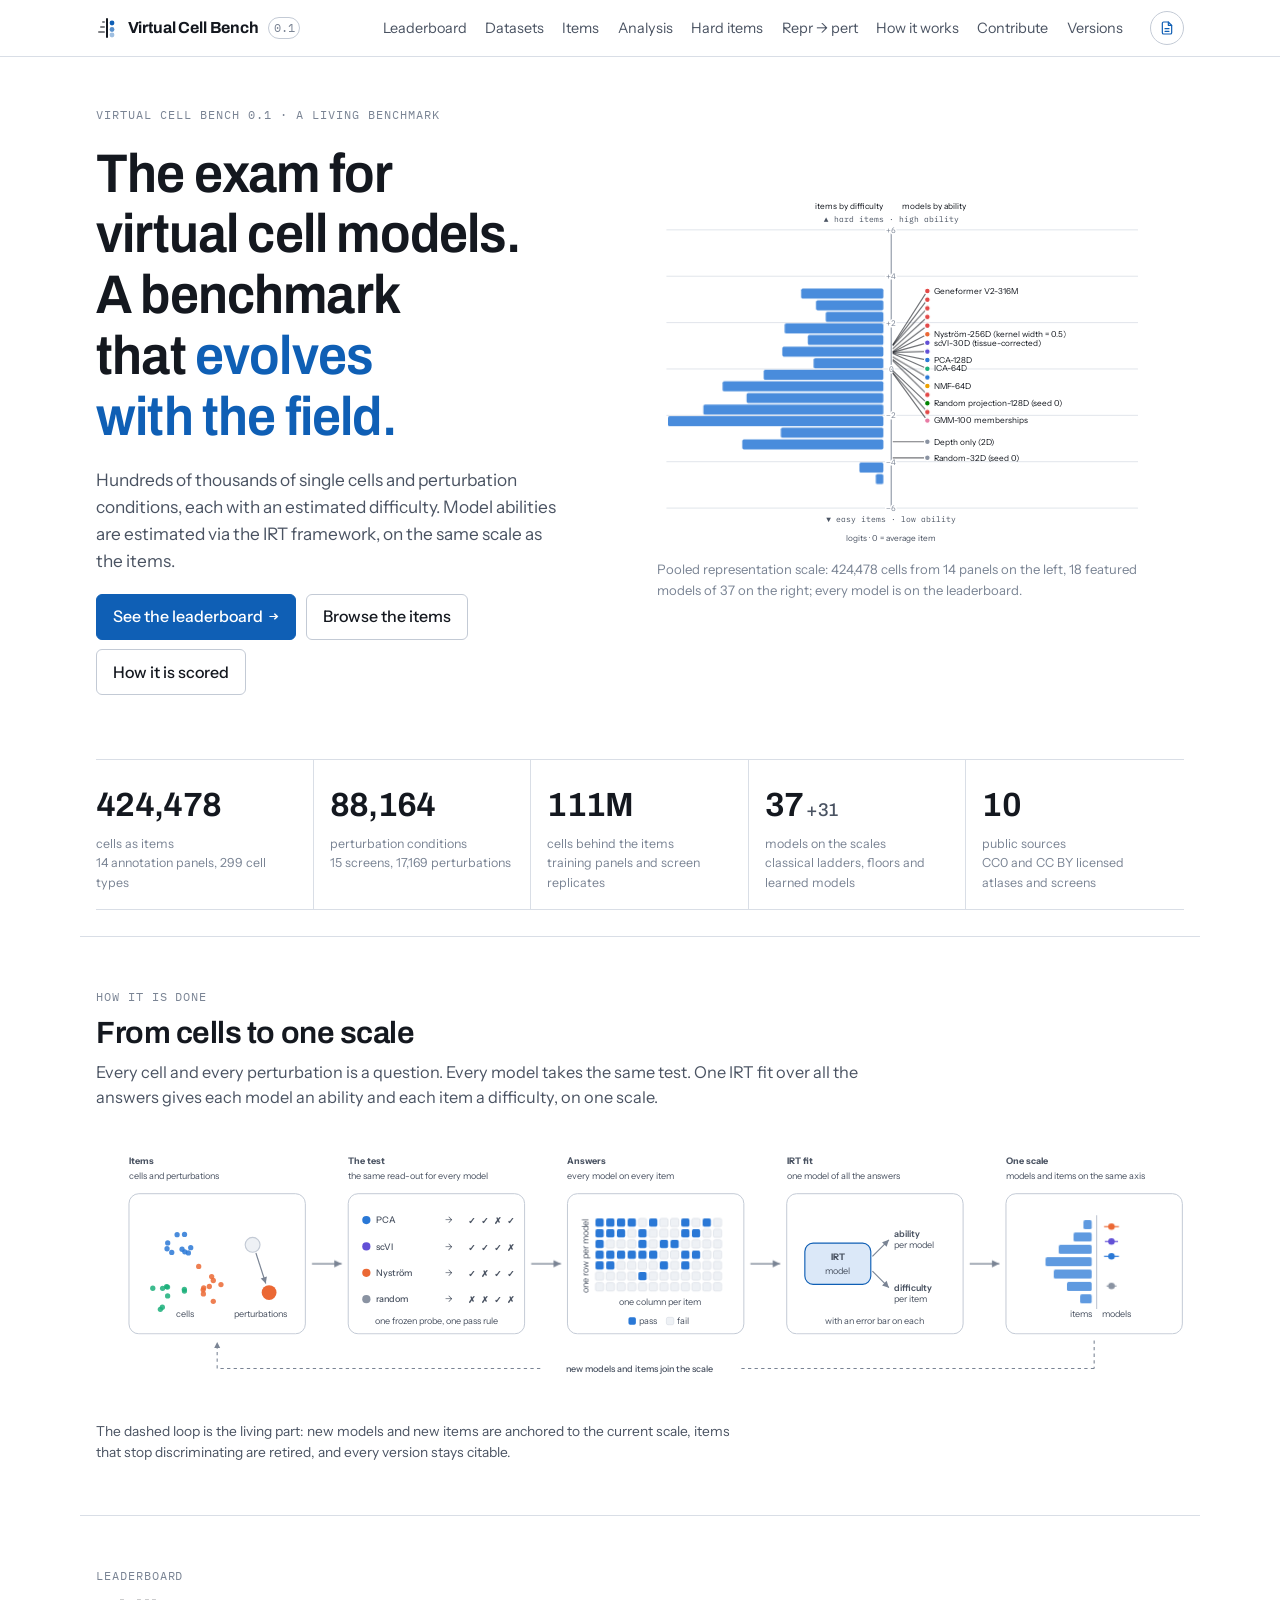
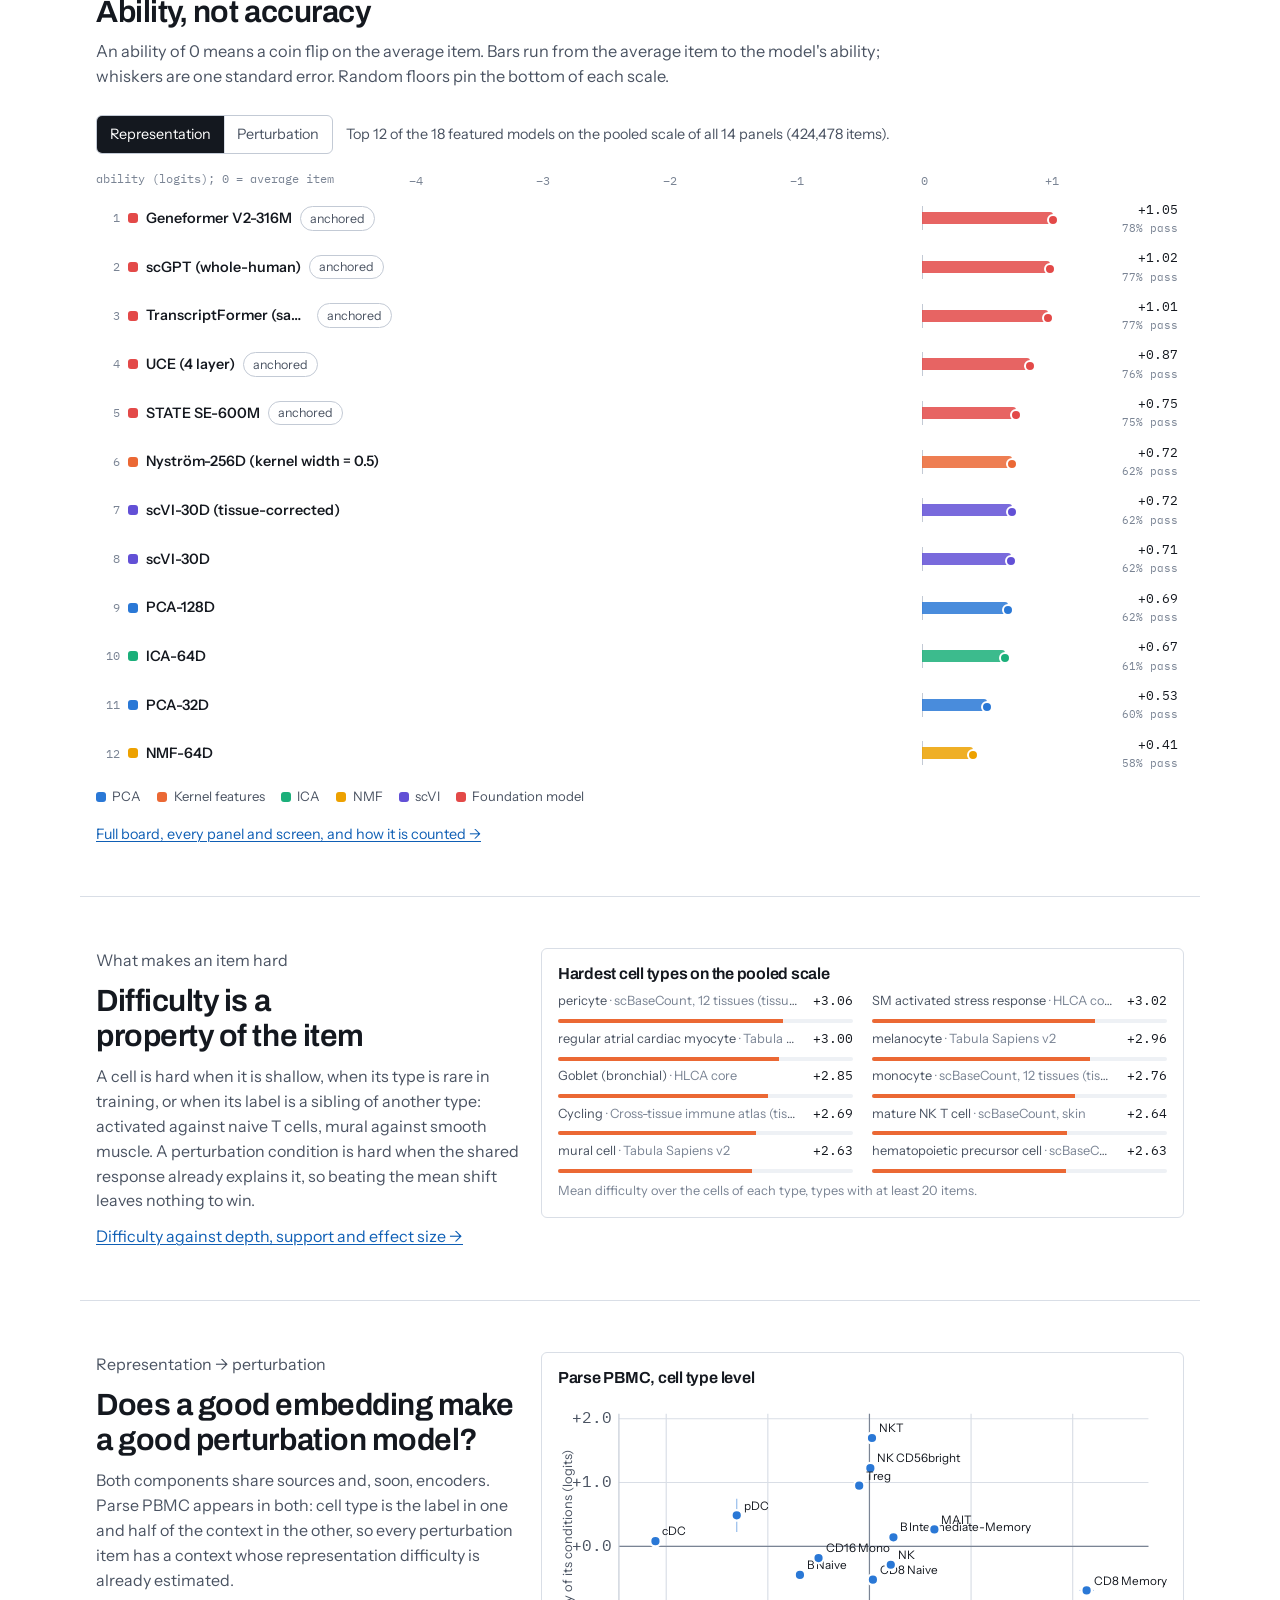
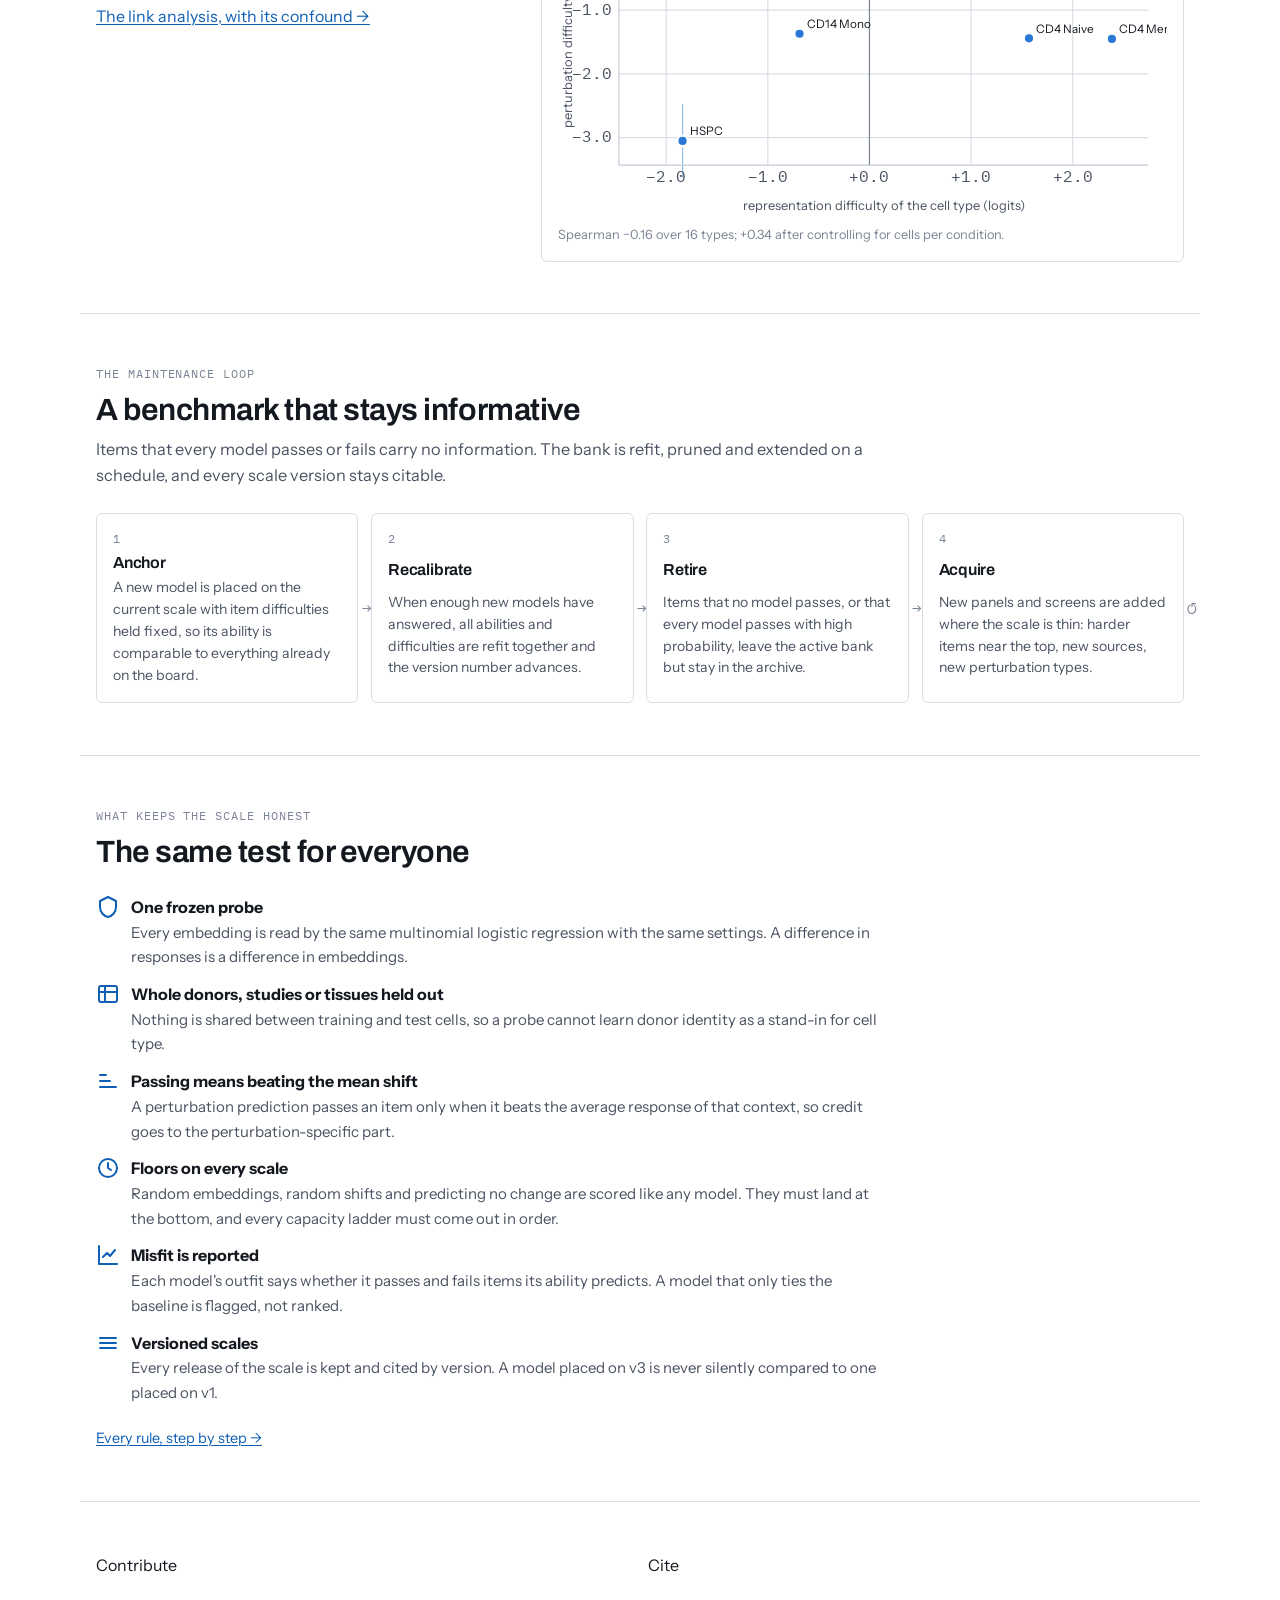
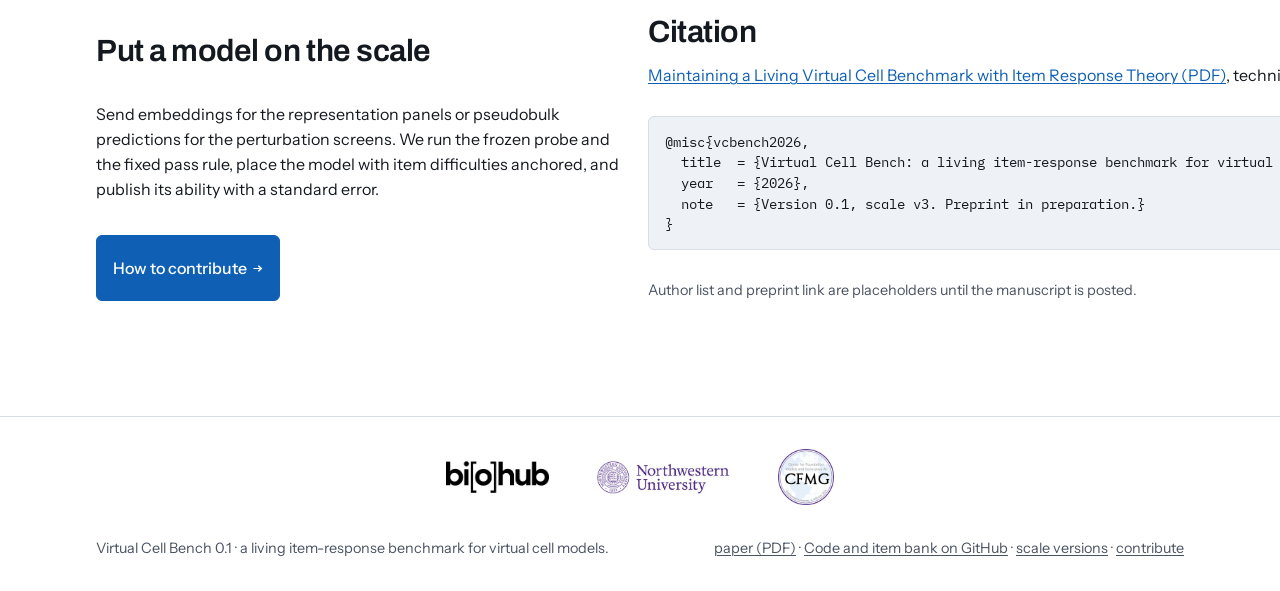
<file: index.html>
<!doctype html>
<html lang="en">
<head>
<meta charset="utf-8">
<meta name="viewport" content="width=device-width, initial-scale=1, viewport-fit=cover">
<title>Virtual Cell Bench</title>
<meta name="description" content="A living item-response benchmark for virtual cell models: every cell and every perturbation condition carries a difficulty, every model an ability, on one logit scale.">
<link rel="icon" href="data:image/svg+xml,%3Csvg xmlns='http://www.w3.org/2000/svg' viewBox='0 0 32 32'%3E%3Crect width='32' height='32' rx='7' fill='%2314181f'/%3E%3Crect x='14.5' y='5' width='3' height='22' rx='1.5' fill='%23fff'/%3E%3Crect x='6' y='20' width='7' height='2.4' rx='1.2' fill='%23fff' opacity='.6'/%3E%3Crect x='8' y='14' width='5' height='2.4' rx='1.2' fill='%23fff' opacity='.6'/%3E%3Crect x='10' y='8' width='3' height='2.4' rx='1.2' fill='%23fff' opacity='.6'/%3E%3Ccircle cx='22' cy='9' r='2.8' fill='%236ea8f0'/%3E%3Ccircle cx='22' cy='16' r='2.8' fill='%236ea8f0' opacity='.7'/%3E%3Ccircle cx='22' cy='23' r='2.8' fill='%236ea8f0' opacity='.4'/%3E%3C/svg%3E">
<link rel="preconnect" href="https://fonts.googleapis.com">
<link rel="preconnect" href="https://fonts.gstatic.com" crossorigin>
<link rel="stylesheet" href="https://fonts.googleapis.com/css2?family=Archivo:wdth,wght@62..125,400..800&family=Instrument+Sans:wght@400;500;600&family=IBM+Plex+Mono:wght@400;500&display=swap">
<link rel="stylesheet" href="assets/site.css?v=d2bcbd62cb">
<script type="module" src="assets/app.js?v=d2bcbd62cb"></script>
</head>
<body data-page="home" data-base="./">
<div id="nav"></div>
<main>

  <section class="wrap hero" id="top">
    <div class="hero-copy">
      <p class="kicker">Virtual Cell Bench 0.1 · a living benchmark</p>
      <h1><span>The exam for virtual cell models.</span><span>A benchmark that <em>evolves with the field.</em></span></h1>
      <p class="lead" id="hero-lead">Hundreds of thousands of single cells and perturbation conditions, each with an estimated difficulty. Model abilities are estimated via the IRT framework, on the same scale as the items.</p>
      <div class="cta">
        <a class="btn primary" href="leaderboard/">See the leaderboard <span class="arr">→</span></a>
        <a class="btn" href="items/">Browse the items</a>
        <a class="btn" href="how/">How it is scored</a>
      </div>
    </div>
    <figure class="hero-fig">
      <div id="wright-hero" aria-label="Wright map: items by difficulty and models by ability on one logit axis"></div>
      <figcaption id="wright-cap">Pooled representation scale: 424,478 cells from 14 panels on the left, 30 embedding models on the right.</figcaption>
    </figure>
  </section>

  <section class="wrap section tight" id="numbers">
    <dl class="bignums" id="bignums"></dl>
  </section>

  <section class="wrap section" id="pipeline">
    <div class="head">
      <p class="kicker">How it is done</p>
      <h2>From cells to one scale</h2>
      <p class="lead">Every cell and every perturbation is a question. Every model takes the same test. One IRT fit over all the answers gives each model an ability and each item a difficulty, on one scale.</p>
    </div>
    <figure class="scene">
<svg class="scene-svg pipeline" viewBox="0 0 1320 330" role="img" aria-label="The pipeline: cells and perturbations are the items; every model takes the same test; the answers form a pass/fail matrix; an IRT model fits an ability per model and a difficulty per item; both sit on one scale; new models and new items join the same scale and every version is kept." style="width:100%;height:auto;display:block" font-family="var(--body)">
<defs><marker id="pp-a" viewBox="0 0 10 10" refX="9" refY="5" markerWidth="7" markerHeight="7" orient="auto-start-reverse"><path d="M1 1 L9 5 L1 9 z" fill="var(--fg-3)"/></marker></defs>
<g class="pp-step" style="--i:0"><text x="40" y="34" text-anchor="start" font-size="15" fill="var(--fg)" font-weight="700">Items</text>
<text x="40" y="52" text-anchor="start" font-size="11.5" fill="var(--fg-3)">cells and perturbations</text>
<rect x="40" y="70" width="214" height="170" rx="12" fill="var(--bg-2)" stroke="var(--line-2)" stroke-width="1.2"/>
<circle cx="87.0" cy="129.7" r="3.2" fill="var(--s1)" stroke="none" stroke-width="1.5" opacity="0.85"/>
<circle cx="107.4" cy="119.4" r="3.2" fill="var(--s1)" stroke="none" stroke-width="1.5" opacity="0.85"/>
<circle cx="98.4" cy="119.7" r="3.2" fill="var(--s1)" stroke="none" stroke-width="1.5" opacity="0.85"/>
<circle cx="112.1" cy="141.8" r="3.2" fill="var(--s1)" stroke="none" stroke-width="1.5" opacity="0.85"/>
<circle cx="114.9" cy="135.5" r="3.2" fill="var(--s1)" stroke="none" stroke-width="1.5" opacity="0.85"/>
<circle cx="104.4" cy="137.4" r="3.2" fill="var(--s1)" stroke="none" stroke-width="1.5" opacity="0.85"/>
<circle cx="91.9" cy="141.3" r="3.2" fill="var(--s1)" stroke="none" stroke-width="1.5" opacity="0.85"/>
<circle cx="86.2" cy="136.8" r="3.2" fill="var(--s1)" stroke="none" stroke-width="1.5" opacity="0.85"/>
<circle cx="107.7" cy="140.5" r="3.2" fill="var(--s1)" stroke="none" stroke-width="1.5" opacity="0.85"/>
<circle cx="80.5" cy="207.7" r="3.2" fill="var(--s3)" stroke="none" stroke-width="1.5" opacity="0.85"/>
<circle cx="85.6" cy="182.7" r="3.2" fill="var(--s3)" stroke="none" stroke-width="1.5" opacity="0.85"/>
<circle cx="86.8" cy="183.3" r="3.2" fill="var(--s3)" stroke="none" stroke-width="1.5" opacity="0.85"/>
<circle cx="80.8" cy="184.8" r="3.2" fill="var(--s3)" stroke="none" stroke-width="1.5" opacity="0.85"/>
<circle cx="107.3" cy="188.2" r="3.2" fill="var(--s3)" stroke="none" stroke-width="1.5" opacity="0.85"/>
<circle cx="86.9" cy="194.1" r="3.2" fill="var(--s3)" stroke="none" stroke-width="1.5" opacity="0.85"/>
<circle cx="107.2" cy="186.0" r="3.2" fill="var(--s3)" stroke="none" stroke-width="1.5" opacity="0.85"/>
<circle cx="78.1" cy="210.3" r="3.2" fill="var(--s3)" stroke="none" stroke-width="1.5" opacity="0.85"/>
<circle cx="68.9" cy="184.7" r="3.2" fill="var(--s3)" stroke="none" stroke-width="1.5" opacity="0.85"/>
<circle cx="142.3" cy="200.6" r="3.2" fill="var(--s2)" stroke="none" stroke-width="1.5" opacity="0.85"/>
<circle cx="124.6" cy="158.2" r="3.2" fill="var(--s2)" stroke="none" stroke-width="1.5" opacity="0.85"/>
<circle cx="142.3" cy="175.3" r="3.2" fill="var(--s2)" stroke="none" stroke-width="1.5" opacity="0.85"/>
<circle cx="130.7" cy="184.2" r="3.2" fill="var(--s2)" stroke="none" stroke-width="1.5" opacity="0.85"/>
<circle cx="137.5" cy="182.6" r="3.2" fill="var(--s2)" stroke="none" stroke-width="1.5" opacity="0.85"/>
<circle cx="130.3" cy="191.6" r="3.2" fill="var(--s2)" stroke="none" stroke-width="1.5" opacity="0.85"/>
<circle cx="151.6" cy="180.3" r="3.2" fill="var(--s2)" stroke="none" stroke-width="1.5" opacity="0.85"/>
<circle cx="130.0" cy="186.6" r="3.2" fill="var(--s2)" stroke="none" stroke-width="1.5" opacity="0.85"/>
<circle cx="140.3" cy="170.6" r="3.2" fill="var(--s2)" stroke="none" stroke-width="1.5" opacity="0.85"/>
<text x="108" y="220" text-anchor="middle" font-size="11.5" fill="var(--fg-2)">cells</text>
<circle cx="190" cy="132" r="9" fill="var(--bg-3)" stroke="var(--line-2)" stroke-width="1.4"/>
<circle cx="210" cy="190" r="9" fill="var(--s2)" stroke="none" stroke-width="1.5"/>
<line x1="194" y1="142" x2="206" y2="179" stroke="var(--fg-3)" stroke-width="1.4" marker-end="url(#pp-a)"/>
<text x="200" y="220" text-anchor="middle" font-size="11.5" fill="var(--fg-2)">perturbations</text></g>
<g class="pp-step" style="--i:1"><text x="306" y="34" text-anchor="start" font-size="15" fill="var(--fg)" font-weight="700">The test</text>
<text x="306" y="52" text-anchor="start" font-size="11.5" fill="var(--fg-3)">the same read-out for every model</text>
<rect x="306" y="70" width="214" height="170" rx="12" fill="var(--bg-2)" stroke="var(--line-2)" stroke-width="1.2"/>
<circle cx="328" cy="102" r="5" fill="var(--s1)" stroke="none" stroke-width="1.5"/>
<text x="340" y="106" text-anchor="start" font-size="12" fill="var(--fg)" font-weight="500">PCA</text>
<text x="428" y="106" text-anchor="middle" font-size="12" fill="var(--fg-3)">→</text>
<text x="456" y="107" text-anchor="middle" font-size="12.5" fill="var(--s3)" font-weight="700" class="pp-mark" style="--j:0">✓</text>
<text x="472" y="107" text-anchor="middle" font-size="12.5" fill="var(--s3)" font-weight="700" class="pp-mark" style="--j:1">✓</text>
<text x="488" y="107" text-anchor="middle" font-size="12.5" fill="var(--s2)" font-weight="700" class="pp-mark" style="--j:2">✗</text>
<text x="504" y="107" text-anchor="middle" font-size="12.5" fill="var(--s3)" font-weight="700" class="pp-mark" style="--j:3">✓</text>
<circle cx="328" cy="134" r="5" fill="var(--s7)" stroke="none" stroke-width="1.5"/>
<text x="340" y="138" text-anchor="start" font-size="12" fill="var(--fg)" font-weight="500">scVI</text>
<text x="428" y="138" text-anchor="middle" font-size="12" fill="var(--fg-3)">→</text>
<text x="456" y="139" text-anchor="middle" font-size="12.5" fill="var(--s3)" font-weight="700" class="pp-mark" style="--j:4">✓</text>
<text x="472" y="139" text-anchor="middle" font-size="12.5" fill="var(--s3)" font-weight="700" class="pp-mark" style="--j:5">✓</text>
<text x="488" y="139" text-anchor="middle" font-size="12.5" fill="var(--s3)" font-weight="700" class="pp-mark" style="--j:6">✓</text>
<text x="504" y="139" text-anchor="middle" font-size="12.5" fill="var(--s2)" font-weight="700" class="pp-mark" style="--j:7">✗</text>
<circle cx="328" cy="166" r="5" fill="var(--s2)" stroke="none" stroke-width="1.5"/>
<text x="340" y="170" text-anchor="start" font-size="12" fill="var(--fg)" font-weight="500">Nyström</text>
<text x="428" y="170" text-anchor="middle" font-size="12" fill="var(--fg-3)">→</text>
<text x="456" y="171" text-anchor="middle" font-size="12.5" fill="var(--s3)" font-weight="700" class="pp-mark" style="--j:8">✓</text>
<text x="472" y="171" text-anchor="middle" font-size="12.5" fill="var(--s2)" font-weight="700" class="pp-mark" style="--j:9">✗</text>
<text x="488" y="171" text-anchor="middle" font-size="12.5" fill="var(--s3)" font-weight="700" class="pp-mark" style="--j:10">✓</text>
<text x="504" y="171" text-anchor="middle" font-size="12.5" fill="var(--s3)" font-weight="700" class="pp-mark" style="--j:11">✓</text>
<circle cx="328" cy="198" r="5" fill="var(--s0)" stroke="none" stroke-width="1.5"/>
<text x="340" y="202" text-anchor="start" font-size="12" fill="var(--fg)" font-weight="500">random</text>
<text x="428" y="202" text-anchor="middle" font-size="12" fill="var(--fg-3)">→</text>
<text x="456" y="203" text-anchor="middle" font-size="12.5" fill="var(--s2)" font-weight="700" class="pp-mark" style="--j:12">✗</text>
<text x="472" y="203" text-anchor="middle" font-size="12.5" fill="var(--s2)" font-weight="700" class="pp-mark" style="--j:13">✗</text>
<text x="488" y="203" text-anchor="middle" font-size="12.5" fill="var(--s3)" font-weight="700" class="pp-mark" style="--j:14">✓</text>
<text x="504" y="203" text-anchor="middle" font-size="12.5" fill="var(--s2)" font-weight="700" class="pp-mark" style="--j:15">✗</text>
<text x="413.0" y="228" text-anchor="middle" font-size="11" fill="var(--fg-3)">one frozen probe, one pass rule</text></g>
<g class="pp-step" style="--i:2"><text x="572" y="34" text-anchor="start" font-size="15" fill="var(--fg)" font-weight="700">Answers</text>
<text x="572" y="52" text-anchor="start" font-size="11.5" fill="var(--fg-3)">every model on every item</text>
<rect x="572" y="70" width="214" height="170" rx="12" fill="var(--bg-2)" stroke="var(--line-2)" stroke-width="1.2"/>
<rect x="606" y="100" width="10" height="10" rx="2" fill="var(--s1)" stroke="none" stroke-width="0.8" class="pp-cell on" style="--j:0"/>
<rect x="619" y="100" width="10" height="10" rx="2" fill="var(--s1)" stroke="none" stroke-width="0.8" class="pp-cell on" style="--j:1"/>
<rect x="632" y="100" width="10" height="10" rx="2" fill="var(--s1)" stroke="none" stroke-width="0.8" class="pp-cell on" style="--j:2"/>
<rect x="645" y="100" width="10" height="10" rx="2" fill="var(--s1)" stroke="none" stroke-width="0.8" class="pp-cell on" style="--j:3"/>
<rect x="658" y="100" width="10" height="10" rx="2" fill="var(--bg-3)" stroke="var(--line)" stroke-width="0.8" class="pp-cell" style="--j:4"/>
<rect x="671" y="100" width="10" height="10" rx="2" fill="var(--s1)" stroke="none" stroke-width="0.8" class="pp-cell on" style="--j:5"/>
<rect x="684" y="100" width="10" height="10" rx="2" fill="var(--bg-3)" stroke="var(--line)" stroke-width="0.8" class="pp-cell" style="--j:6"/>
<rect x="697" y="100" width="10" height="10" rx="2" fill="var(--bg-3)" stroke="var(--line)" stroke-width="0.8" class="pp-cell" style="--j:7"/>
<rect x="710" y="100" width="10" height="10" rx="2" fill="var(--s1)" stroke="none" stroke-width="0.8" class="pp-cell on" style="--j:8"/>
<rect x="723" y="100" width="10" height="10" rx="2" fill="var(--bg-3)" stroke="var(--line)" stroke-width="0.8" class="pp-cell" style="--j:9"/>
<rect x="736" y="100" width="10" height="10" rx="2" fill="var(--s1)" stroke="none" stroke-width="0.8" class="pp-cell on" style="--j:10"/>
<rect x="749" y="100" width="10" height="10" rx="2" fill="var(--bg-3)" stroke="var(--line)" stroke-width="0.8" class="pp-cell" style="--j:11"/>
<rect x="606" y="113" width="10" height="10" rx="2" fill="var(--s1)" stroke="none" stroke-width="0.8" class="pp-cell on" style="--j:12"/>
<rect x="619" y="113" width="10" height="10" rx="2" fill="var(--s1)" stroke="none" stroke-width="0.8" class="pp-cell on" style="--j:13"/>
<rect x="632" y="113" width="10" height="10" rx="2" fill="var(--s1)" stroke="none" stroke-width="0.8" class="pp-cell on" style="--j:14"/>
<rect x="645" y="113" width="10" height="10" rx="2" fill="var(--bg-3)" stroke="var(--line)" stroke-width="0.8" class="pp-cell" style="--j:15"/>
<rect x="658" y="113" width="10" height="10" rx="2" fill="var(--s1)" stroke="none" stroke-width="0.8" class="pp-cell on" style="--j:16"/>
<rect x="671" y="113" width="10" height="10" rx="2" fill="var(--bg-3)" stroke="var(--line)" stroke-width="0.8" class="pp-cell" style="--j:17"/>
<rect x="684" y="113" width="10" height="10" rx="2" fill="var(--bg-3)" stroke="var(--line)" stroke-width="0.8" class="pp-cell" style="--j:18"/>
<rect x="697" y="113" width="10" height="10" rx="2" fill="var(--bg-3)" stroke="var(--line)" stroke-width="0.8" class="pp-cell" style="--j:19"/>
<rect x="710" y="113" width="10" height="10" rx="2" fill="var(--s1)" stroke="none" stroke-width="0.8" class="pp-cell on" style="--j:20"/>
<rect x="723" y="113" width="10" height="10" rx="2" fill="var(--s1)" stroke="none" stroke-width="0.8" class="pp-cell on" style="--j:21"/>
<rect x="736" y="113" width="10" height="10" rx="2" fill="var(--bg-3)" stroke="var(--line)" stroke-width="0.8" class="pp-cell" style="--j:22"/>
<rect x="749" y="113" width="10" height="10" rx="2" fill="var(--bg-3)" stroke="var(--line)" stroke-width="0.8" class="pp-cell" style="--j:23"/>
<rect x="606" y="126" width="10" height="10" rx="2" fill="var(--s1)" stroke="none" stroke-width="0.8" class="pp-cell on" style="--j:24"/>
<rect x="619" y="126" width="10" height="10" rx="2" fill="var(--bg-3)" stroke="var(--line)" stroke-width="0.8" class="pp-cell" style="--j:25"/>
<rect x="632" y="126" width="10" height="10" rx="2" fill="var(--bg-3)" stroke="var(--line)" stroke-width="0.8" class="pp-cell" style="--j:26"/>
<rect x="645" y="126" width="10" height="10" rx="2" fill="var(--bg-3)" stroke="var(--line)" stroke-width="0.8" class="pp-cell" style="--j:27"/>
<rect x="658" y="126" width="10" height="10" rx="2" fill="var(--s1)" stroke="none" stroke-width="0.8" class="pp-cell on" style="--j:28"/>
<rect x="671" y="126" width="10" height="10" rx="2" fill="var(--bg-3)" stroke="var(--line)" stroke-width="0.8" class="pp-cell" style="--j:29"/>
<rect x="684" y="126" width="10" height="10" rx="2" fill="var(--s1)" stroke="none" stroke-width="0.8" class="pp-cell on" style="--j:30"/>
<rect x="697" y="126" width="10" height="10" rx="2" fill="var(--s1)" stroke="none" stroke-width="0.8" class="pp-cell on" style="--j:31"/>
<rect x="710" y="126" width="10" height="10" rx="2" fill="var(--bg-3)" stroke="var(--line)" stroke-width="0.8" class="pp-cell" style="--j:32"/>
<rect x="723" y="126" width="10" height="10" rx="2" fill="var(--bg-3)" stroke="var(--line)" stroke-width="0.8" class="pp-cell" style="--j:33"/>
<rect x="736" y="126" width="10" height="10" rx="2" fill="var(--bg-3)" stroke="var(--line)" stroke-width="0.8" class="pp-cell" style="--j:34"/>
<rect x="749" y="126" width="10" height="10" rx="2" fill="var(--bg-3)" stroke="var(--line)" stroke-width="0.8" class="pp-cell" style="--j:35"/>
<rect x="606" y="139" width="10" height="10" rx="2" fill="var(--s1)" stroke="none" stroke-width="0.8" class="pp-cell on" style="--j:36"/>
<rect x="619" y="139" width="10" height="10" rx="2" fill="var(--s1)" stroke="none" stroke-width="0.8" class="pp-cell on" style="--j:37"/>
<rect x="632" y="139" width="10" height="10" rx="2" fill="var(--s1)" stroke="none" stroke-width="0.8" class="pp-cell on" style="--j:38"/>
<rect x="645" y="139" width="10" height="10" rx="2" fill="var(--s1)" stroke="none" stroke-width="0.8" class="pp-cell on" style="--j:39"/>
<rect x="658" y="139" width="10" height="10" rx="2" fill="var(--s1)" stroke="none" stroke-width="0.8" class="pp-cell on" style="--j:40"/>
<rect x="671" y="139" width="10" height="10" rx="2" fill="var(--s1)" stroke="none" stroke-width="0.8" class="pp-cell on" style="--j:41"/>
<rect x="684" y="139" width="10" height="10" rx="2" fill="var(--bg-3)" stroke="var(--line)" stroke-width="0.8" class="pp-cell" style="--j:42"/>
<rect x="697" y="139" width="10" height="10" rx="2" fill="var(--bg-3)" stroke="var(--line)" stroke-width="0.8" class="pp-cell" style="--j:43"/>
<rect x="710" y="139" width="10" height="10" rx="2" fill="var(--s1)" stroke="none" stroke-width="0.8" class="pp-cell on" style="--j:44"/>
<rect x="723" y="139" width="10" height="10" rx="2" fill="var(--s1)" stroke="none" stroke-width="0.8" class="pp-cell on" style="--j:45"/>
<rect x="736" y="139" width="10" height="10" rx="2" fill="var(--bg-3)" stroke="var(--line)" stroke-width="0.8" class="pp-cell" style="--j:46"/>
<rect x="749" y="139" width="10" height="10" rx="2" fill="var(--bg-3)" stroke="var(--line)" stroke-width="0.8" class="pp-cell" style="--j:47"/>
<rect x="606" y="152" width="10" height="10" rx="2" fill="var(--s1)" stroke="none" stroke-width="0.8" class="pp-cell on" style="--j:48"/>
<rect x="619" y="152" width="10" height="10" rx="2" fill="var(--s1)" stroke="none" stroke-width="0.8" class="pp-cell on" style="--j:49"/>
<rect x="632" y="152" width="10" height="10" rx="2" fill="var(--bg-3)" stroke="var(--line)" stroke-width="0.8" class="pp-cell" style="--j:50"/>
<rect x="645" y="152" width="10" height="10" rx="2" fill="var(--bg-3)" stroke="var(--line)" stroke-width="0.8" class="pp-cell" style="--j:51"/>
<rect x="658" y="152" width="10" height="10" rx="2" fill="var(--bg-3)" stroke="var(--line)" stroke-width="0.8" class="pp-cell" style="--j:52"/>
<rect x="671" y="152" width="10" height="10" rx="2" fill="var(--bg-3)" stroke="var(--line)" stroke-width="0.8" class="pp-cell" style="--j:53"/>
<rect x="684" y="152" width="10" height="10" rx="2" fill="var(--s1)" stroke="none" stroke-width="0.8" class="pp-cell on" style="--j:54"/>
<rect x="697" y="152" width="10" height="10" rx="2" fill="var(--bg-3)" stroke="var(--line)" stroke-width="0.8" class="pp-cell" style="--j:55"/>
<rect x="710" y="152" width="10" height="10" rx="2" fill="var(--s1)" stroke="none" stroke-width="0.8" class="pp-cell on" style="--j:56"/>
<rect x="723" y="152" width="10" height="10" rx="2" fill="var(--bg-3)" stroke="var(--line)" stroke-width="0.8" class="pp-cell" style="--j:57"/>
<rect x="736" y="152" width="10" height="10" rx="2" fill="var(--bg-3)" stroke="var(--line)" stroke-width="0.8" class="pp-cell" style="--j:58"/>
<rect x="749" y="152" width="10" height="10" rx="2" fill="var(--bg-3)" stroke="var(--line)" stroke-width="0.8" class="pp-cell" style="--j:59"/>
<rect x="606" y="165" width="10" height="10" rx="2" fill="var(--bg-3)" stroke="var(--line)" stroke-width="0.8" class="pp-cell" style="--j:60"/>
<rect x="619" y="165" width="10" height="10" rx="2" fill="var(--bg-3)" stroke="var(--line)" stroke-width="0.8" class="pp-cell" style="--j:61"/>
<rect x="632" y="165" width="10" height="10" rx="2" fill="var(--bg-3)" stroke="var(--line)" stroke-width="0.8" class="pp-cell" style="--j:62"/>
<rect x="645" y="165" width="10" height="10" rx="2" fill="var(--bg-3)" stroke="var(--line)" stroke-width="0.8" class="pp-cell" style="--j:63"/>
<rect x="658" y="165" width="10" height="10" rx="2" fill="var(--s1)" stroke="none" stroke-width="0.8" class="pp-cell on" style="--j:64"/>
<rect x="671" y="165" width="10" height="10" rx="2" fill="var(--bg-3)" stroke="var(--line)" stroke-width="0.8" class="pp-cell" style="--j:65"/>
<rect x="684" y="165" width="10" height="10" rx="2" fill="var(--bg-3)" stroke="var(--line)" stroke-width="0.8" class="pp-cell" style="--j:66"/>
<rect x="697" y="165" width="10" height="10" rx="2" fill="var(--bg-3)" stroke="var(--line)" stroke-width="0.8" class="pp-cell" style="--j:67"/>
<rect x="710" y="165" width="10" height="10" rx="2" fill="var(--bg-3)" stroke="var(--line)" stroke-width="0.8" class="pp-cell" style="--j:68"/>
<rect x="723" y="165" width="10" height="10" rx="2" fill="var(--bg-3)" stroke="var(--line)" stroke-width="0.8" class="pp-cell" style="--j:69"/>
<rect x="736" y="165" width="10" height="10" rx="2" fill="var(--bg-3)" stroke="var(--line)" stroke-width="0.8" class="pp-cell" style="--j:70"/>
<rect x="749" y="165" width="10" height="10" rx="2" fill="var(--bg-3)" stroke="var(--line)" stroke-width="0.8" class="pp-cell" style="--j:71"/>
<rect x="606" y="178" width="10" height="10" rx="2" fill="var(--bg-3)" stroke="var(--line)" stroke-width="0.8" class="pp-cell" style="--j:72"/>
<rect x="619" y="178" width="10" height="10" rx="2" fill="var(--bg-3)" stroke="var(--line)" stroke-width="0.8" class="pp-cell" style="--j:73"/>
<rect x="632" y="178" width="10" height="10" rx="2" fill="var(--bg-3)" stroke="var(--line)" stroke-width="0.8" class="pp-cell" style="--j:74"/>
<rect x="645" y="178" width="10" height="10" rx="2" fill="var(--bg-3)" stroke="var(--line)" stroke-width="0.8" class="pp-cell" style="--j:75"/>
<rect x="658" y="178" width="10" height="10" rx="2" fill="var(--bg-3)" stroke="var(--line)" stroke-width="0.8" class="pp-cell" style="--j:76"/>
<rect x="671" y="178" width="10" height="10" rx="2" fill="var(--bg-3)" stroke="var(--line)" stroke-width="0.8" class="pp-cell" style="--j:77"/>
<rect x="684" y="178" width="10" height="10" rx="2" fill="var(--bg-3)" stroke="var(--line)" stroke-width="0.8" class="pp-cell" style="--j:78"/>
<rect x="697" y="178" width="10" height="10" rx="2" fill="var(--bg-3)" stroke="var(--line)" stroke-width="0.8" class="pp-cell" style="--j:79"/>
<rect x="710" y="178" width="10" height="10" rx="2" fill="var(--bg-3)" stroke="var(--line)" stroke-width="0.8" class="pp-cell" style="--j:80"/>
<rect x="723" y="178" width="10" height="10" rx="2" fill="var(--bg-3)" stroke="var(--line)" stroke-width="0.8" class="pp-cell" style="--j:81"/>
<rect x="736" y="178" width="10" height="10" rx="2" fill="var(--bg-3)" stroke="var(--line)" stroke-width="0.8" class="pp-cell" style="--j:82"/>
<rect x="749" y="178" width="10" height="10" rx="2" fill="var(--bg-3)" stroke="var(--line)" stroke-width="0.8" class="pp-cell" style="--j:83"/>
<text x="598" y="145.5" text-anchor="middle" font-size="10.5" fill="var(--fg-2)" transform="rotate(-90 598 145.5)">one row per model</text>
<text x="684.0" y="205" text-anchor="middle" font-size="10.5" fill="var(--fg-2)">one column per item</text>
<rect x="646" y="220" width="9" height="9" rx="2" fill="var(--s1)" stroke="none" stroke-width="1.2"/>
<text x="659" y="228" text-anchor="start" font-size="10.5" fill="var(--fg-3)">pass</text>
<rect x="692" y="220" width="9" height="9" rx="2" fill="var(--bg-3)" stroke="var(--line)" stroke-width="0.8"/>
<text x="705" y="228" text-anchor="start" font-size="10.5" fill="var(--fg-3)">fail</text></g>
<g class="pp-step" style="--i:3"><text x="838" y="34" text-anchor="start" font-size="15" fill="var(--fg)" font-weight="700">IRT fit</text>
<text x="838" y="52" text-anchor="start" font-size="11.5" fill="var(--fg-3)">one model of all the answers</text>
<rect x="838" y="70" width="214" height="170" rx="12" fill="var(--bg-2)" stroke="var(--line-2)" stroke-width="1.2"/>
<rect x="860" y="130" width="80" height="50" rx="10" fill="var(--accent-soft)" stroke="var(--accent)" stroke-width="1.4"/>
<text x="900" y="151" text-anchor="middle" font-size="15" fill="var(--fg)" font-weight="700">IRT</text>
<text x="900" y="168" text-anchor="middle" font-size="11" fill="var(--fg-2)">model</text>
<line x1="942" y1="146" x2="962" y2="126" stroke="var(--fg-3)" stroke-width="1.4" marker-end="url(#pp-a)"/>
<line x1="942" y1="164" x2="962" y2="184" stroke="var(--fg-3)" stroke-width="1.4" marker-end="url(#pp-a)"/>
<text x="968" y="122" text-anchor="start" font-size="12.5" fill="var(--fg)" font-weight="600">ability</text>
<text x="968" y="136" text-anchor="start" font-size="11" fill="var(--fg-2)">per model</text>
<text x="968" y="188" text-anchor="start" font-size="12.5" fill="var(--fg)" font-weight="600">difficulty</text>
<text x="968" y="202" text-anchor="start" font-size="11" fill="var(--fg-2)">per item</text>
<text x="945.0" y="228" text-anchor="middle" font-size="11" fill="var(--fg-3)">with an error bar on each</text></g>
<g class="pp-step" style="--i:4"><text x="1104" y="34" text-anchor="start" font-size="15" fill="var(--fg)" font-weight="700">One scale</text>
<text x="1104" y="52" text-anchor="start" font-size="11.5" fill="var(--fg-3)">models and items on the same axis</text>
<rect x="1104" y="70" width="214" height="170" rx="12" fill="var(--bg-2)" stroke="var(--line-2)" stroke-width="1.2"/>
<line x1="1214" y1="96" x2="1214" y2="210" stroke="var(--line-2)" stroke-width="1.4"/>
<rect x="1198" y="102" width="10" height="11" rx="2" fill="var(--s1)" stroke="none" stroke-width="1.2" opacity="0.75" class="pp-bar" style="--j:0"/>
<rect x="1186" y="117" width="22" height="11" rx="2" fill="var(--s1)" stroke="none" stroke-width="1.2" opacity="0.75" class="pp-bar" style="--j:1"/>
<rect x="1168" y="132" width="40" height="11" rx="2" fill="var(--s1)" stroke="none" stroke-width="1.2" opacity="0.75" class="pp-bar" style="--j:2"/>
<rect x="1152" y="147" width="56" height="11" rx="2" fill="var(--s1)" stroke="none" stroke-width="1.2" opacity="0.75" class="pp-bar" style="--j:3"/>
<rect x="1162" y="162" width="46" height="11" rx="2" fill="var(--s1)" stroke="none" stroke-width="1.2" opacity="0.75" class="pp-bar" style="--j:4"/>
<rect x="1178" y="177" width="30" height="11" rx="2" fill="var(--s1)" stroke="none" stroke-width="1.2" opacity="0.75" class="pp-bar" style="--j:5"/>
<rect x="1194" y="192" width="14" height="11" rx="2" fill="var(--s1)" stroke="none" stroke-width="1.2" opacity="0.75" class="pp-bar" style="--j:6"/>
<g class="pp-dot" style="--j:0"><line x1="1223" y1="110" x2="1241" y2="110" stroke="var(--s2)" stroke-width="1.4"/><circle cx="1232" cy="110" r="4" fill="var(--s2)" stroke="none" stroke-width="1.5"/></g>
<g class="pp-dot" style="--j:1"><line x1="1224" y1="128" x2="1240" y2="128" stroke="var(--s7)" stroke-width="1.4"/><circle cx="1232" cy="128" r="4" fill="var(--s7)" stroke="none" stroke-width="1.5"/></g>
<g class="pp-dot" style="--j:2"><line x1="1223" y1="146" x2="1241" y2="146" stroke="var(--s1)" stroke-width="1.4"/><circle cx="1232" cy="146" r="4" fill="var(--s1)" stroke="none" stroke-width="1.5"/></g>
<g class="pp-dot" style="--j:3"><line x1="1226" y1="182" x2="1238" y2="182" stroke="var(--s0)" stroke-width="1.4"/><circle cx="1232" cy="182" r="4" fill="var(--s0)" stroke="none" stroke-width="1.5"/></g>
<text x="1208" y="220" text-anchor="end" font-size="10.5" fill="var(--fg-3)">items</text>
<text x="1220" y="220" text-anchor="start" font-size="10.5" fill="var(--fg-3)">models</text></g>
<line x1="262" y1="155.0" x2="298" y2="155.0" stroke="var(--fg-3)" stroke-width="1.6" marker-end="url(#pp-a)" class="pp-arrow" style="--i:0"/>
<line x1="528" y1="155.0" x2="564" y2="155.0" stroke="var(--fg-3)" stroke-width="1.6" marker-end="url(#pp-a)" class="pp-arrow" style="--i:1"/>
<line x1="794" y1="155.0" x2="830" y2="155.0" stroke="var(--fg-3)" stroke-width="1.6" marker-end="url(#pp-a)" class="pp-arrow" style="--i:2"/>
<line x1="1060" y1="155.0" x2="1096" y2="155.0" stroke="var(--fg-3)" stroke-width="1.6" marker-end="url(#pp-a)" class="pp-arrow" style="--i:3"/>
<g class="pp-step" style="--i:5"><line x1="1211.0" y1="248" x2="1211.0" y2="282" stroke="var(--fg-3)" stroke-width="1.3" stroke-dasharray="4 4" class="pp-loop"/>
<line x1="1211.0" y1="282" x2="147.0" y2="282" stroke="var(--fg-3)" stroke-width="1.3" stroke-dasharray="4 4" class="pp-loop"/>
<line x1="147.0" y1="282" x2="147.0" y2="250" stroke="var(--fg-3)" stroke-width="1.3" stroke-dasharray="4 4" marker-end="url(#pp-a)" class="pp-loop"/>
<rect x="540.0" y="270" width="240" height="24" rx="6" fill="var(--bg-2)" stroke="none" stroke-width="1.2"/>
<text x="660.0" y="286" text-anchor="middle" font-size="12" fill="var(--fg-2)" font-weight="500">new models and items join the scale</text></g>
</svg>
      <figcaption>The dashed loop is the living part: new models and new items are anchored to the current scale, items that stop discriminating are retired, and every version stays citable.</figcaption>
    </figure>
  </section>

  <section class="wrap section" id="leaderboard">
    <div class="head">
      <p class="kicker">Leaderboard</p>
      <h2>Ability, not accuracy</h2>
      <p class="lead">An ability of 0 means a coin flip on the average item. Bars run from the average item to the model's ability; whiskers are one standard error. Random floors pin the bottom of each scale.</p>
    </div>
    <div class="bar"><div class="seg" id="home-comp"><button type="button" data-comp="repr" class="on" aria-pressed="true">Representation</button><button type="button" data-comp="pert" aria-pressed="false">Perturbation</button></div><span class="note" id="home-scale-note"></span></div>
    <div id="home-board"></div>
    <div id="home-legend"></div>
    <p class="note" style="margin-top:1rem"><a href="leaderboard/">Full board, every panel and screen, and how it is counted →</a></p>
  </section>

  <section class="wrap section" id="hard">
    <div class="teaser">
      <div class="txt">
        <p class="kicker">What makes an item hard</p>
        <h2>Difficulty is a property of the item</h2>
        <p>A cell is hard when it is shallow, when its type is rare in training, or when its label is a sibling of another type: activated against naive T cells, mural against smooth muscle. A perturbation condition is hard when the shared response already explains it, so beating the mean shift leaves nothing to win.</p>
        <p><a href="analysis/">Difficulty against depth, support and effect size →</a></p>
      </div>
      <div class="fig"><h3>Hardest cell types on the pooled scale</h3><div id="hard-list"></div><p class="foot">Mean difficulty over the cells of each type, types with at least 20 items.</p></div>
    </div>
  </section>

  <section class="wrap section" id="link">
    <div class="teaser">
      <div class="txt">
        <p class="kicker">Representation → perturbation</p>
        <h2>Does a good embedding make a good perturbation model?</h2>
        <p>Both components share sources and, soon, encoders. Parse PBMC appears in both: cell type is the label in one and half of the context in the other, so every perturbation item has a context whose representation difficulty is already estimated.</p>
        <p><a href="link/">The link analysis, with its confound →</a></p>
      </div>
      <div class="fig"><h3>Parse PBMC, cell type level</h3><div id="link-teaser"></div><p class="foot" id="link-foot"></p></div>
    </div>
  </section>

  <section class="wrap section" id="loop">
    <div class="head">
      <p class="kicker">The maintenance loop</p>
      <h2>A benchmark that stays informative</h2>
      <p class="lead">Items that every model passes or fails carry no information. The bank is refit, pruned and extended on a schedule, and every scale version stays citable.</p>
    </div>
    <div class="loop">
      <div class="step"><h4>Anchor</h4><p>A new model is placed on the current scale with item difficulties held fixed, so its ability is comparable to everything already on the board.</p></div>
      <div class="step"><h4>Recalibrate</h4><p>When enough new models have answered, all abilities and difficulties are refit together and the version number advances.</p></div>
      <div class="step"><h4>Retire</h4><p>Items that no model passes, or that every model passes with high probability, leave the active bank but stay in the archive.</p></div>
      <div class="step"><h4>Acquire</h4><p>New panels and screens are added where the scale is thin: harder items near the top, new sources, new perturbation types.</p></div>
    </div>
  </section>

  <section class="wrap section" id="trust">
    <div class="head">
      <p class="kicker">What keeps the scale honest</p>
      <h2>The same test for everyone</h2>
    </div>
    <div class="trust"><ul>
      <li><svg class="ico" viewBox="0 0 24 24" fill="none" stroke="currentColor" stroke-width="2" stroke-linecap="round" stroke-linejoin="round"><path d="M12 2l8 4v6c0 5-3.5 9-8 10-4.5-1-8-5-8-10V6z"/></svg><div><b>One frozen probe</b><span>Every embedding is read by the same multinomial logistic regression with the same settings. A difference in responses is a difference in embeddings.</span></div></li>
      <li><svg class="ico" viewBox="0 0 24 24" fill="none" stroke="currentColor" stroke-width="2" stroke-linecap="round" stroke-linejoin="round"><rect x="3" y="4" width="18" height="16" rx="2"/><path d="M3 10h18M9 4v16"/></svg><div><b>Whole donors, studies or tissues held out</b><span>Nothing is shared between training and test cells, so a probe cannot learn donor identity as a stand-in for cell type.</span></div></li>
      <li><svg class="ico" viewBox="0 0 24 24" fill="none" stroke="currentColor" stroke-width="2" stroke-linecap="round" stroke-linejoin="round"><path d="M4 18h16M4 12h10M4 6h6"/></svg><div><b>Passing means beating the mean shift</b><span>A perturbation prediction passes an item only when it beats the average response of that context, so credit goes to the perturbation-specific part.</span></div></li>
      <li><svg class="ico" viewBox="0 0 24 24" fill="none" stroke="currentColor" stroke-width="2" stroke-linecap="round" stroke-linejoin="round"><circle cx="12" cy="12" r="9"/><path d="M12 7v5l3 2"/></svg><div><b>Floors on every scale</b><span>Random embeddings, random shifts and predicting no change are scored like any model. They must land at the bottom, and every capacity ladder must come out in order.</span></div></li>
      <li><svg class="ico" viewBox="0 0 24 24" fill="none" stroke="currentColor" stroke-width="2" stroke-linecap="round" stroke-linejoin="round"><path d="M3 3v18h18"/><path d="M7 14l4-4 3 3 5-6"/></svg><div><b>Misfit is reported</b><span>Each model's outfit says whether it passes and fails items its ability predicts. A model that only ties the baseline is flagged, not ranked.</span></div></li>
      <li><svg class="ico" viewBox="0 0 24 24" fill="none" stroke="currentColor" stroke-width="2" stroke-linecap="round" stroke-linejoin="round"><path d="M4 7h16M4 12h16M4 17h16"/></svg><div><b>Versioned scales</b><span>Every release of the scale is kept and cited by version. A model placed on v3 is never silently compared to one placed on v1.</span></div></li>
    </ul></div>
    <p class="note" style="margin-top:1.4rem"><a href="how/">Every rule, step by step →</a></p>
  </section>

  <section class="wrap section" id="cite">
    <div class="grid cols-2">
      <div class="prose">
        <p class="kicker">Contribute</p>
        <h2>Put a model on the scale</h2>
        <p>Send embeddings for the representation panels or pseudobulk predictions for the perturbation screens. We run the frozen probe and the fixed pass rule, place the model with item difficulties anchored, and publish its ability with a standard error.</p>
        <div class="cta"><a class="btn primary" href="contribute/">How to contribute <span class="arr">→</span></a></div>
      </div>
      <div class="prose">
        <p class="kicker">Cite</p>
        <h2>Citation</h2>
        <p><a href="virtual-cell-bench-0.1.pdf" target="_blank" rel="noopener">Maintaining a Living Virtual Cell Benchmark with Item Response Theory (PDF)</a>, technical report, 2026.</p>
        <div class="cite"><pre id="bib">@misc{vcbench2026,
  title  = {Virtual Cell Bench: a living item-response benchmark for virtual cell models},
  year   = {2026},
  note   = {Version 0.1, scale v3. Preprint in preparation.}
}</pre><button type="button" id="copy-bib">Copy</button></div>
        <p class="note">Author list and preprint link are placeholders until the manuscript is posted.</p>
      </div>
    </div>
  </section>

</main>
<div id="footer"></div>
</body>
</html>
</file>
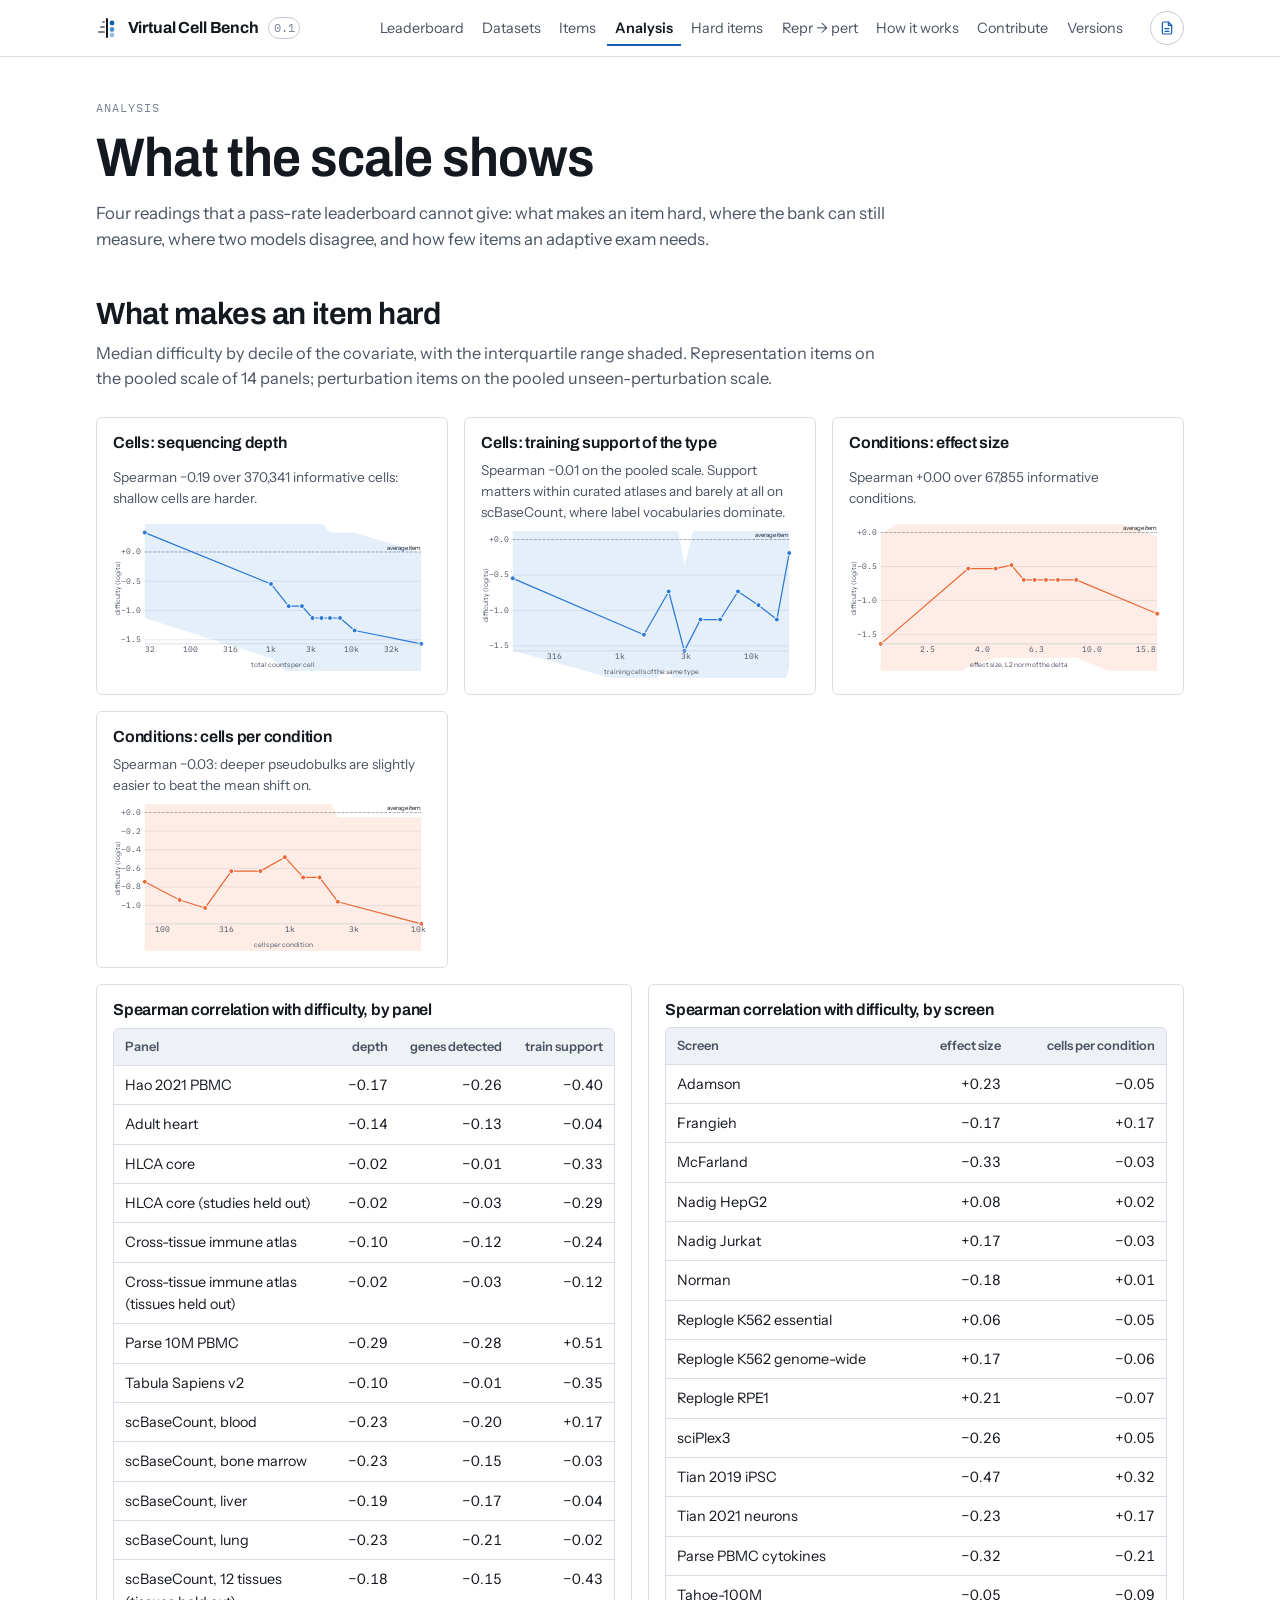
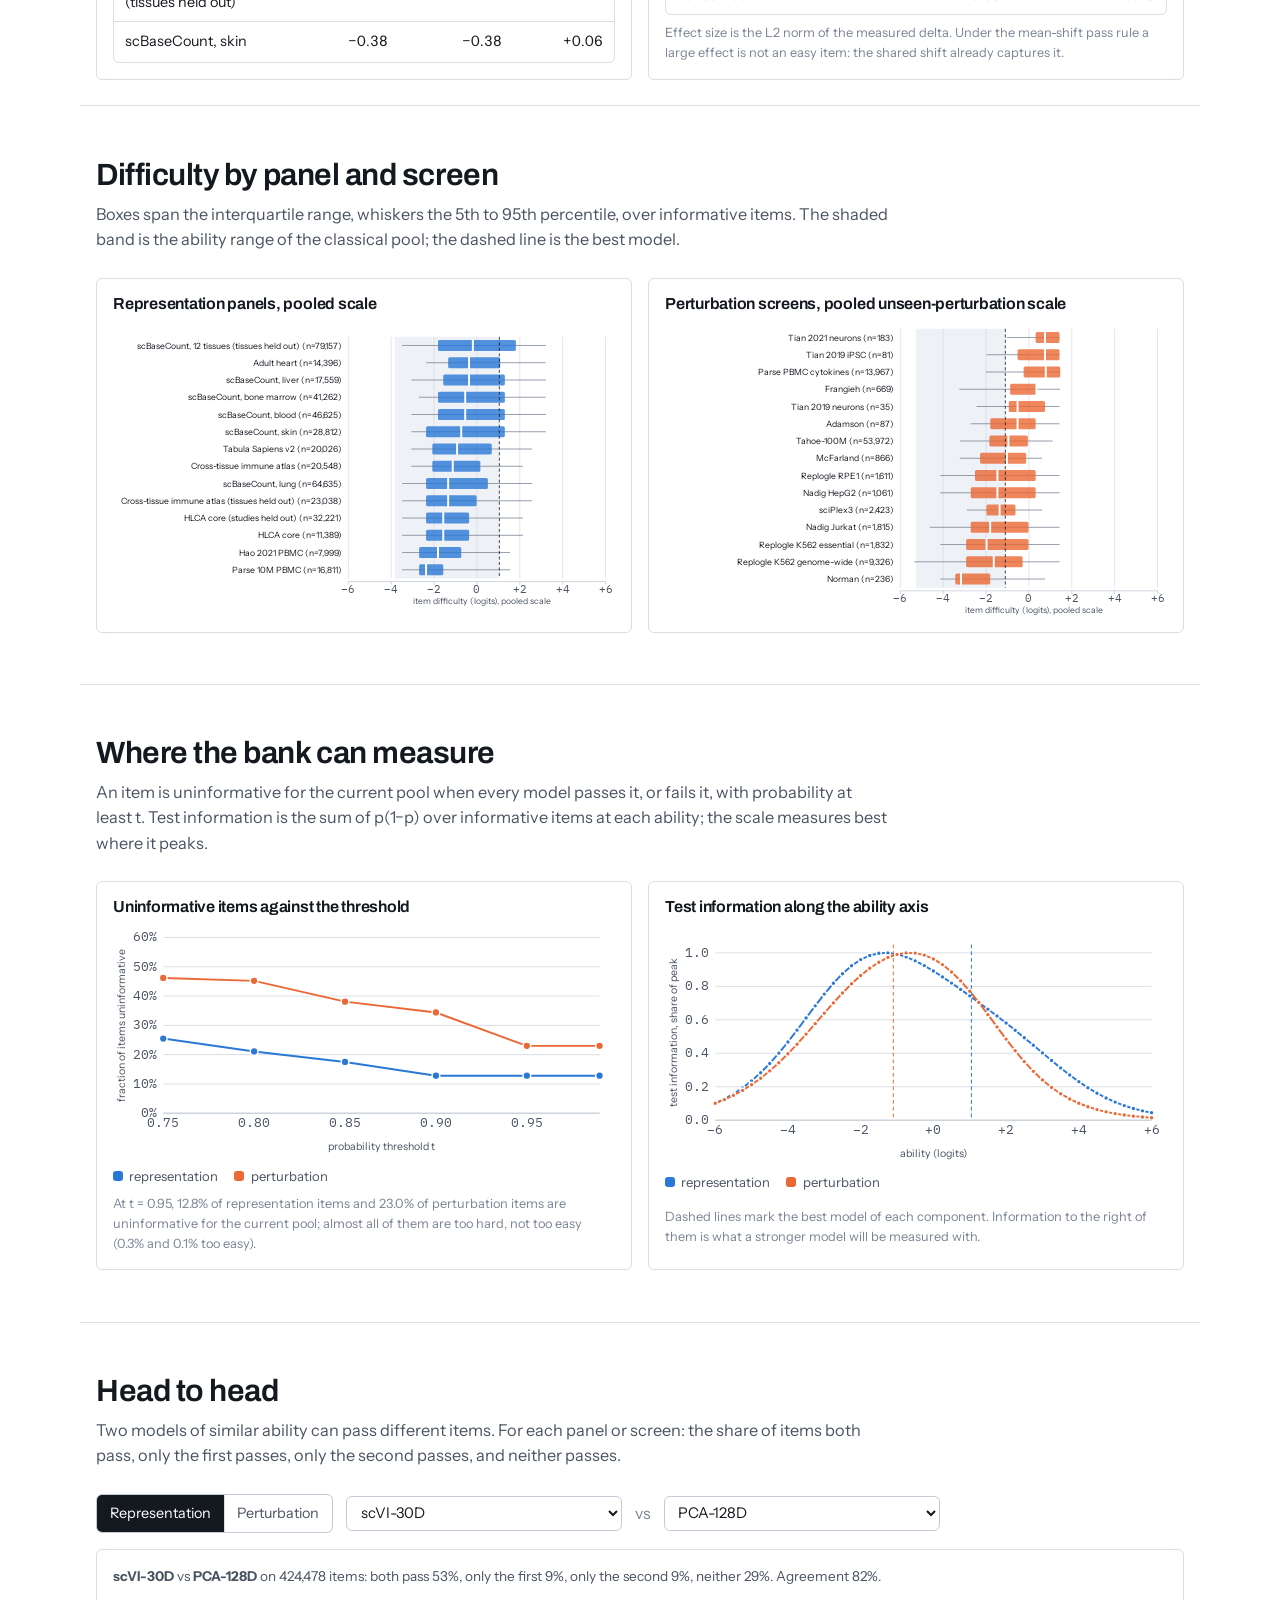
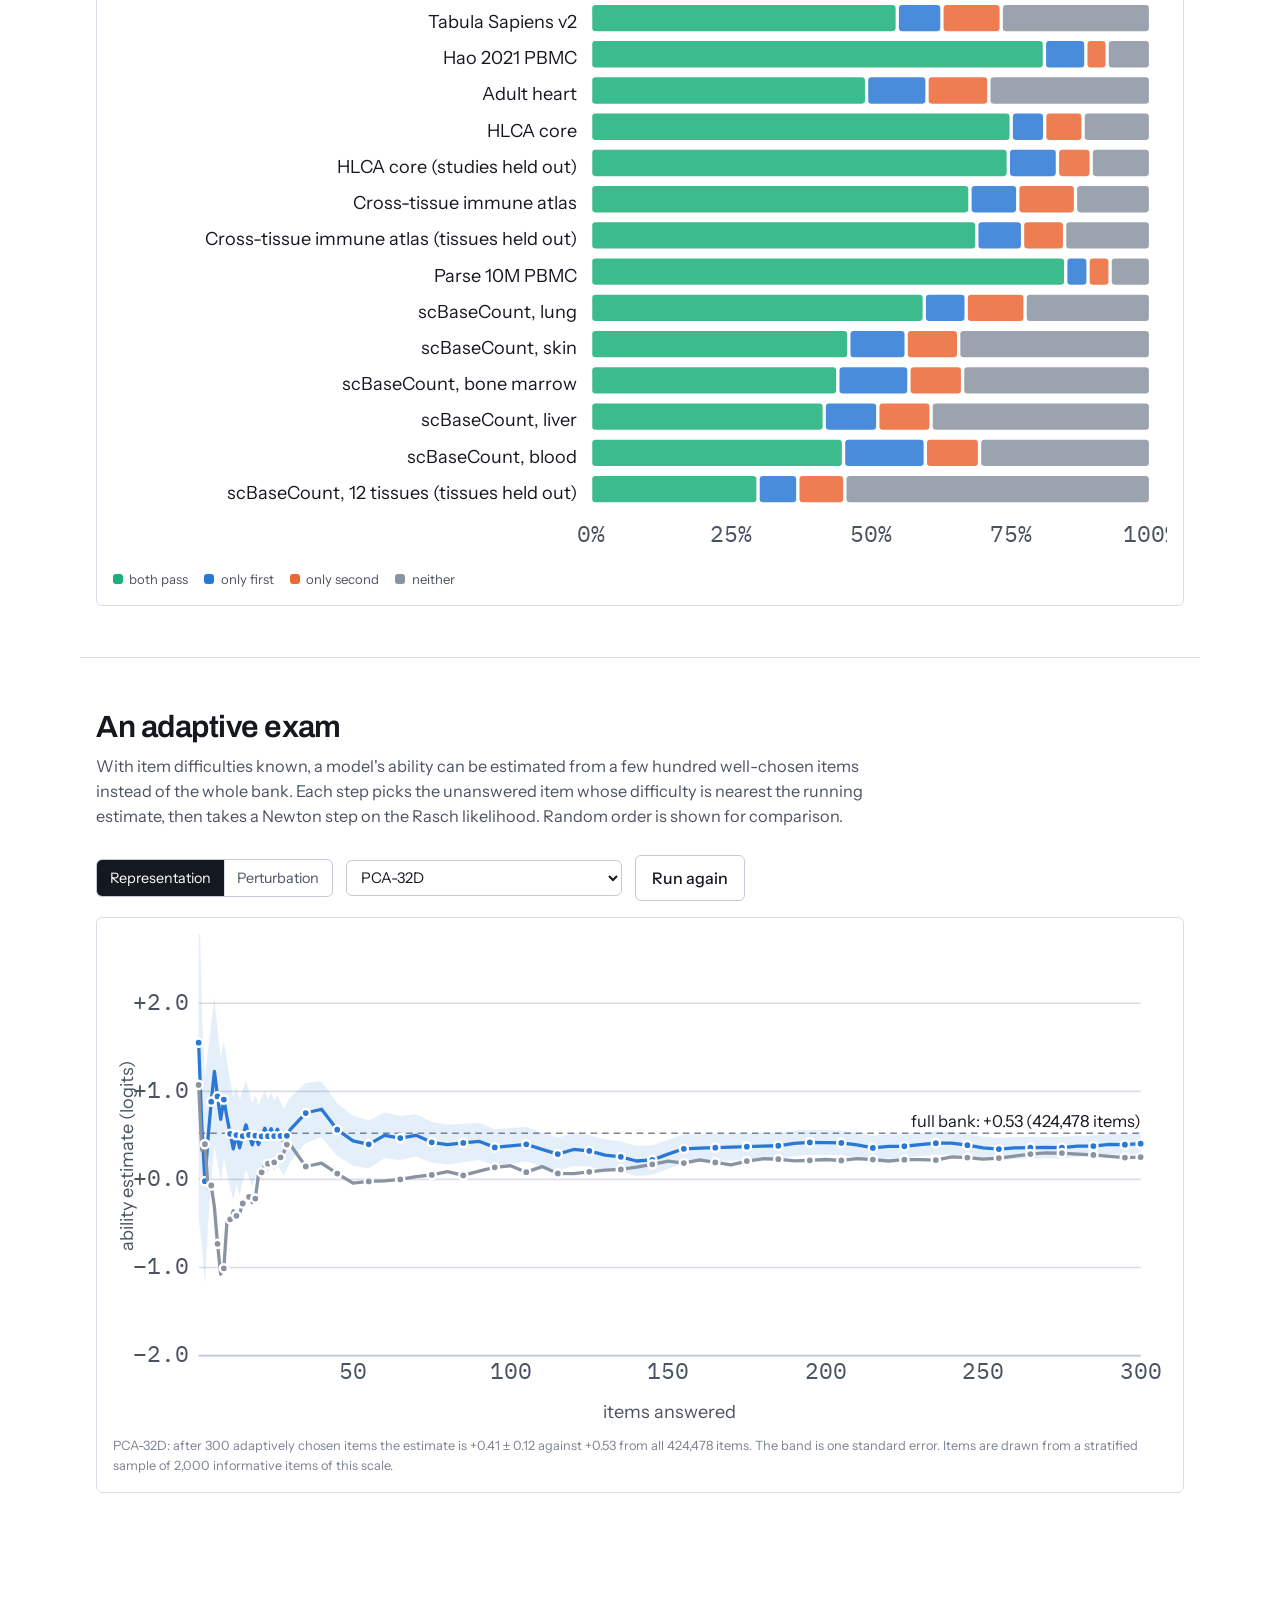
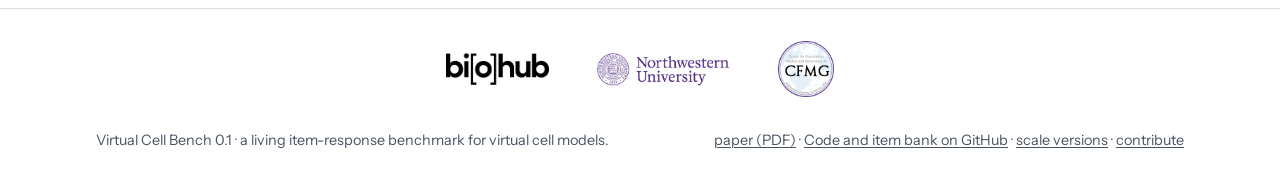
<file: analysis/index.html>
<!doctype html>
<html lang="en">
<head>
<meta charset="utf-8">
<meta name="viewport" content="width=device-width, initial-scale=1, viewport-fit=cover">
<title>Analysis · Virtual Cell Bench</title>
<meta name="description" content="What makes an item hard, where the bank can measure, head-to-head model comparison and an adaptive exam demo.">
<link rel="icon" href="data:image/svg+xml,%3Csvg xmlns='http://www.w3.org/2000/svg' viewBox='0 0 32 32'%3E%3Crect width='32' height='32' rx='7' fill='%2314181f'/%3E%3Crect x='14.5' y='5' width='3' height='22' rx='1.5' fill='%23fff'/%3E%3Crect x='6' y='20' width='7' height='2.4' rx='1.2' fill='%23fff' opacity='.6'/%3E%3Crect x='8' y='14' width='5' height='2.4' rx='1.2' fill='%23fff' opacity='.6'/%3E%3Crect x='10' y='8' width='3' height='2.4' rx='1.2' fill='%23fff' opacity='.6'/%3E%3Ccircle cx='22' cy='9' r='2.8' fill='%236ea8f0'/%3E%3Ccircle cx='22' cy='16' r='2.8' fill='%236ea8f0' opacity='.7'/%3E%3Ccircle cx='22' cy='23' r='2.8' fill='%236ea8f0' opacity='.4'/%3E%3C/svg%3E">
<link rel="preconnect" href="https://fonts.googleapis.com">
<link rel="preconnect" href="https://fonts.gstatic.com" crossorigin>
<link rel="stylesheet" href="https://fonts.googleapis.com/css2?family=Archivo:wdth,wght@62..125,400..800&family=Instrument+Sans:wght@400;500;600&family=IBM+Plex+Mono:wght@400;500&display=swap">
<link rel="stylesheet" href="../assets/site.css?v=d2bcbd62cb">
<script type="module" src="../assets/app.js?v=d2bcbd62cb"></script>
</head>
<body data-page="analysis" data-base="../">
<div id="nav"></div>
<main>
  <header class="wrap page-head">
    <p class="kicker">Analysis</p>
    <h1>What the scale shows</h1>
    <p>Four readings that a pass-rate leaderboard cannot give: what makes an item hard, where the bank can still measure, where two models disagree, and how few items an adaptive exam needs.</p>
  </header>

  <section class="wrap section tight" id="covariates">
    <div class="head"><h2>What makes an item hard</h2><p class="lead">Median difficulty by decile of the covariate, with the interquartile range shaded. Representation items on the pooled scale of 14 panels; perturbation items on the pooled unseen-perturbation scale.</p></div>
    <div class="grid cols-2">
      <div class="fig"><h3>Cells: sequencing depth</h3><p class="sub" id="cov-depth-sub"></p><div id="cov-depth"></div></div>
      <div class="fig"><h3>Cells: training support of the type</h3><p class="sub" id="cov-support-sub"></p><div id="cov-support"></div></div>
      <div class="fig"><h3>Conditions: effect size</h3><p class="sub" id="cov-effect-sub"></p><div id="cov-effect"></div></div>
      <div class="fig"><h3>Conditions: cells per condition</h3><p class="sub" id="cov-cells-sub"></p><div id="cov-cells"></div></div>
    </div>
    <div class="grid cols-2" style="margin-top:1rem">
      <div class="fig"><h3>Spearman correlation with difficulty, by panel</h3><div class="tbl-wrap"><table id="cov-table-a"></table></div></div>
      <div class="fig"><h3>Spearman correlation with difficulty, by screen</h3><div class="tbl-wrap"><table id="cov-table-b"></table></div><p class="foot">Effect size is the L2 norm of the measured delta. Under the mean-shift pass rule a large effect is not an easy item: the shared shift already captures it.</p></div>
    </div>
  </section>

  <section class="wrap section" id="by-source">
    <div class="head"><h2>Difficulty by panel and screen</h2><p class="lead">Boxes span the interquartile range, whiskers the 5th to 95th percentile, over informative items. The shaded band is the ability range of the classical pool; the dashed line is the best model.</p></div>
    <div class="grid cols-2">
      <div class="fig"><h3>Representation panels, pooled scale</h3><div id="box-a"></div></div>
      <div class="fig"><h3>Perturbation screens, pooled unseen-perturbation scale</h3><div id="box-b"></div></div>
    </div>
  </section>

  <section class="wrap section" id="coverage">
    <div class="head"><h2>Where the bank can measure</h2><p class="lead">An item is uninformative for the current pool when every model passes it, or fails it, with probability at least t. Test information is the sum of p(1−p) over informative items at each ability; the scale measures best where it peaks.</p></div>
    <div class="grid cols-2">
      <div class="fig"><h3>Uninformative items against the threshold</h3><div id="retire-a"></div><p class="foot" id="retire-foot"></p></div>
      <div class="fig"><h3>Test information along the ability axis</h3><div id="info"></div><p class="foot">Dashed lines mark the best model of each component. Information to the right of them is what a stronger model will be measured with.</p></div>
    </div>
  </section>

  <section class="wrap section" id="h2h">
    <div class="head"><h2>Head to head</h2><p class="lead">Two models of similar ability can pass different items. For each panel or screen: the share of items both pass, only the first passes, only the second passes, and neither passes.</p></div>
    <div class="bar">
      <div class="seg" id="h2h-comp" role="group" aria-label="Component"><button type="button" data-comp="repr" class="on" aria-pressed="true">Representation</button><button type="button" data-comp="pert" aria-pressed="false">Perturbation</button></div>
      <select class="sel" id="h2h-a" aria-label="First model"></select><span class="faint">vs</span><select class="sel" id="h2h-b" aria-label="Second model"></select>
    </div>
    <div class="fig"><div id="h2h-summary" class="sub"></div><div id="h2h-chart"></div><div class="legend"><span><i class="sw" style="--c:var(--s3)"></i>both pass</span><span><i class="sw" style="--c:var(--s1)"></i>only first</span><span><i class="sw" style="--c:var(--s2)"></i>only second</span><span><i class="sw" style="--c:var(--s0)"></i>neither</span></div></div>
  </section>

  <section class="wrap section" id="adaptive">
    <div class="head"><h2>An adaptive exam</h2><p class="lead">With item difficulties known, a model's ability can be estimated from a few hundred well-chosen items instead of the whole bank. Each step picks the unanswered item whose difficulty is nearest the running estimate, then takes a Newton step on the Rasch likelihood. Random order is shown for comparison.</p></div>
    <div class="bar">
      <div class="seg" id="cat-comp" role="group" aria-label="Component"><button type="button" data-comp="repr" class="on" aria-pressed="true">Representation</button><button type="button" data-comp="pert" aria-pressed="false">Perturbation</button></div>
      <select class="sel" id="cat-rid" aria-label="Model"></select>
      <button type="button" class="btn" id="cat-run">Run again</button>
    </div>
    <div class="fig"><div id="cat-chart"></div><p class="foot" id="cat-foot"></p></div>
    <p id="err" class="empty" hidden></p>
  </section>

</main>
<div id="footer"></div>
</body>
</html>
</file>
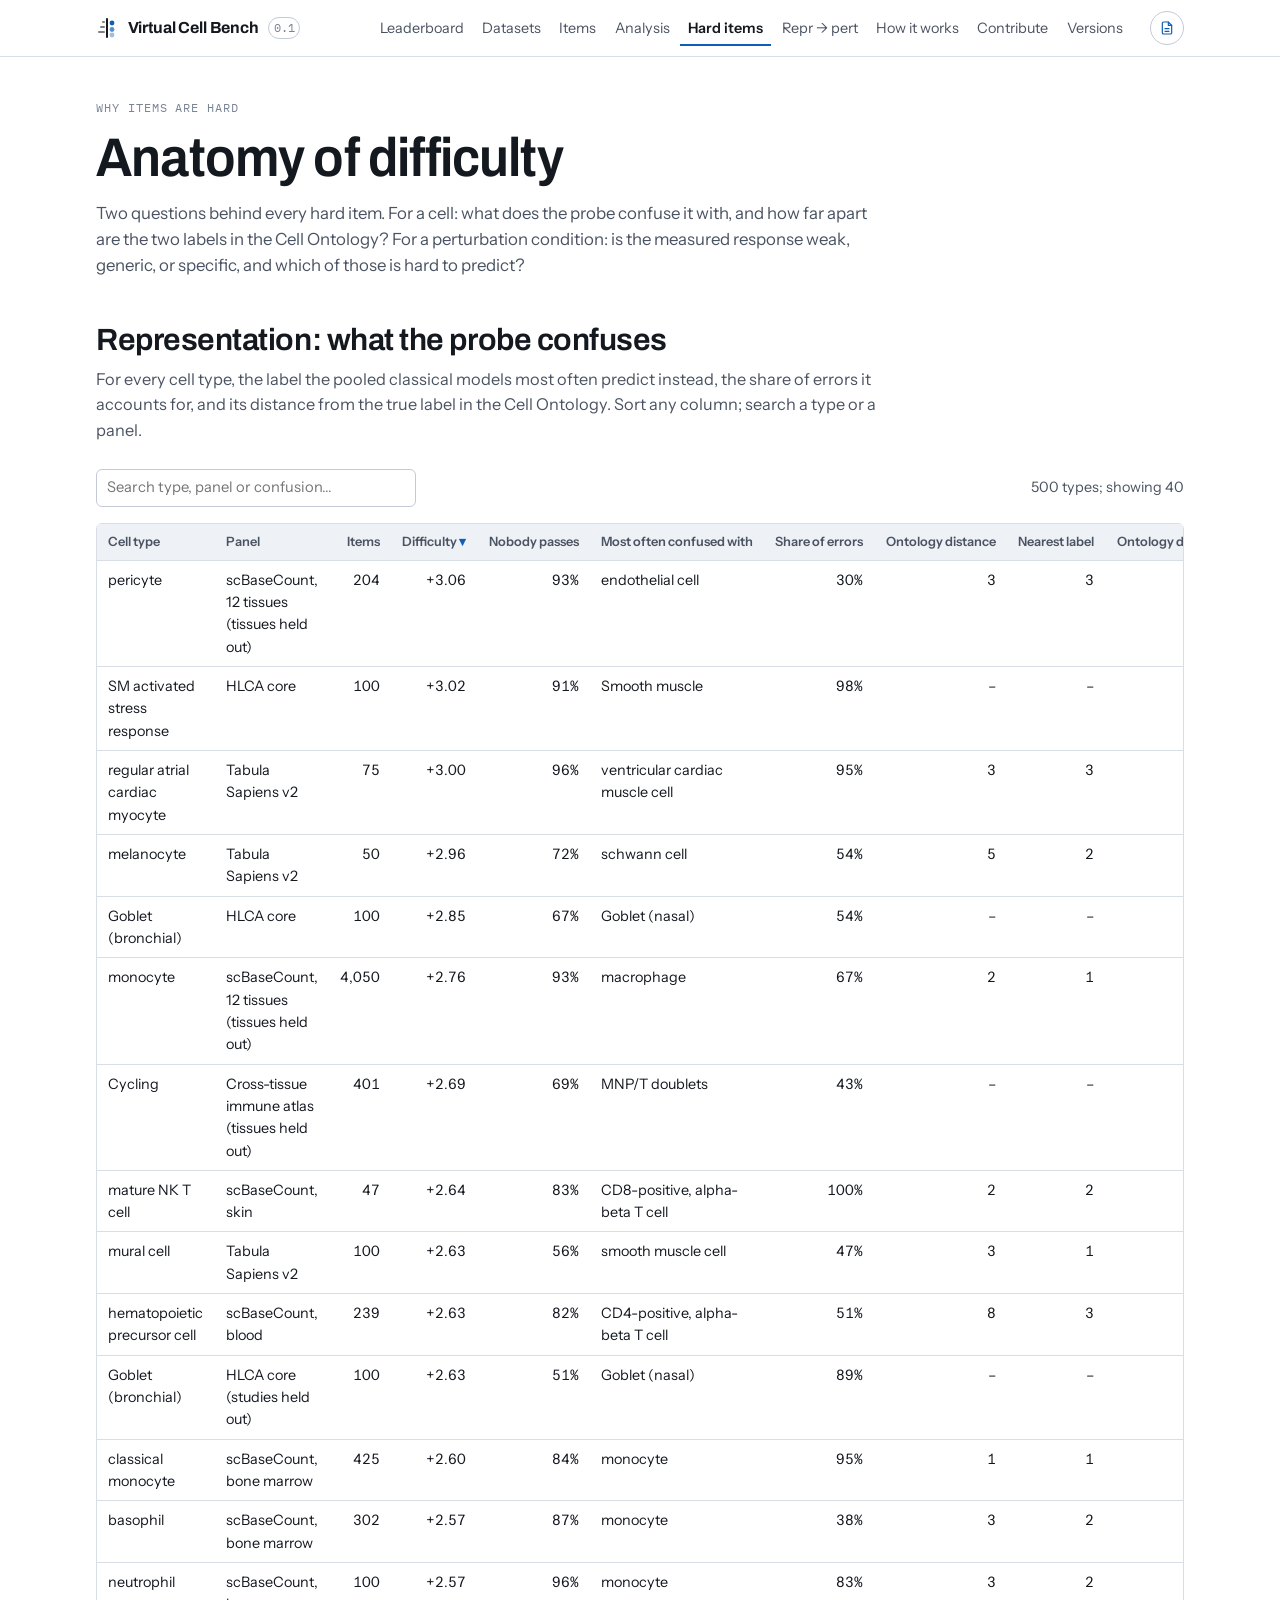
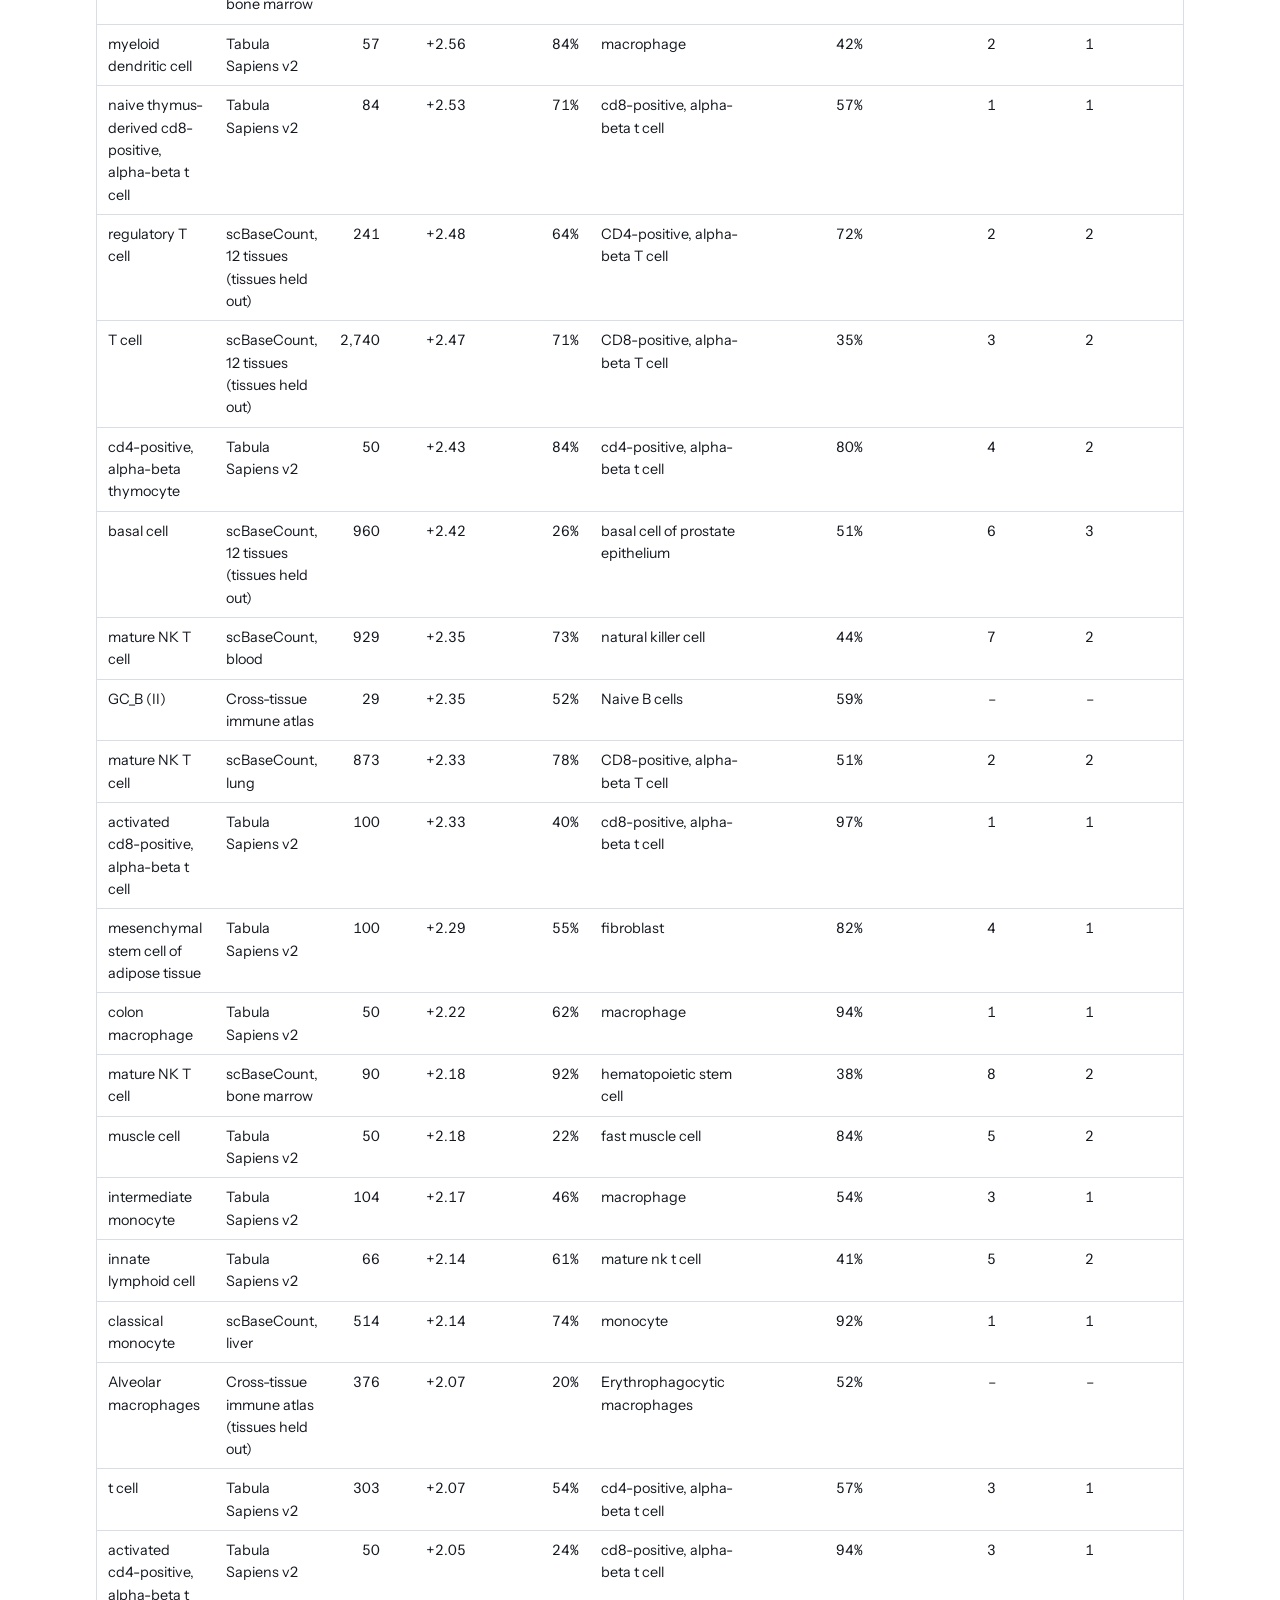
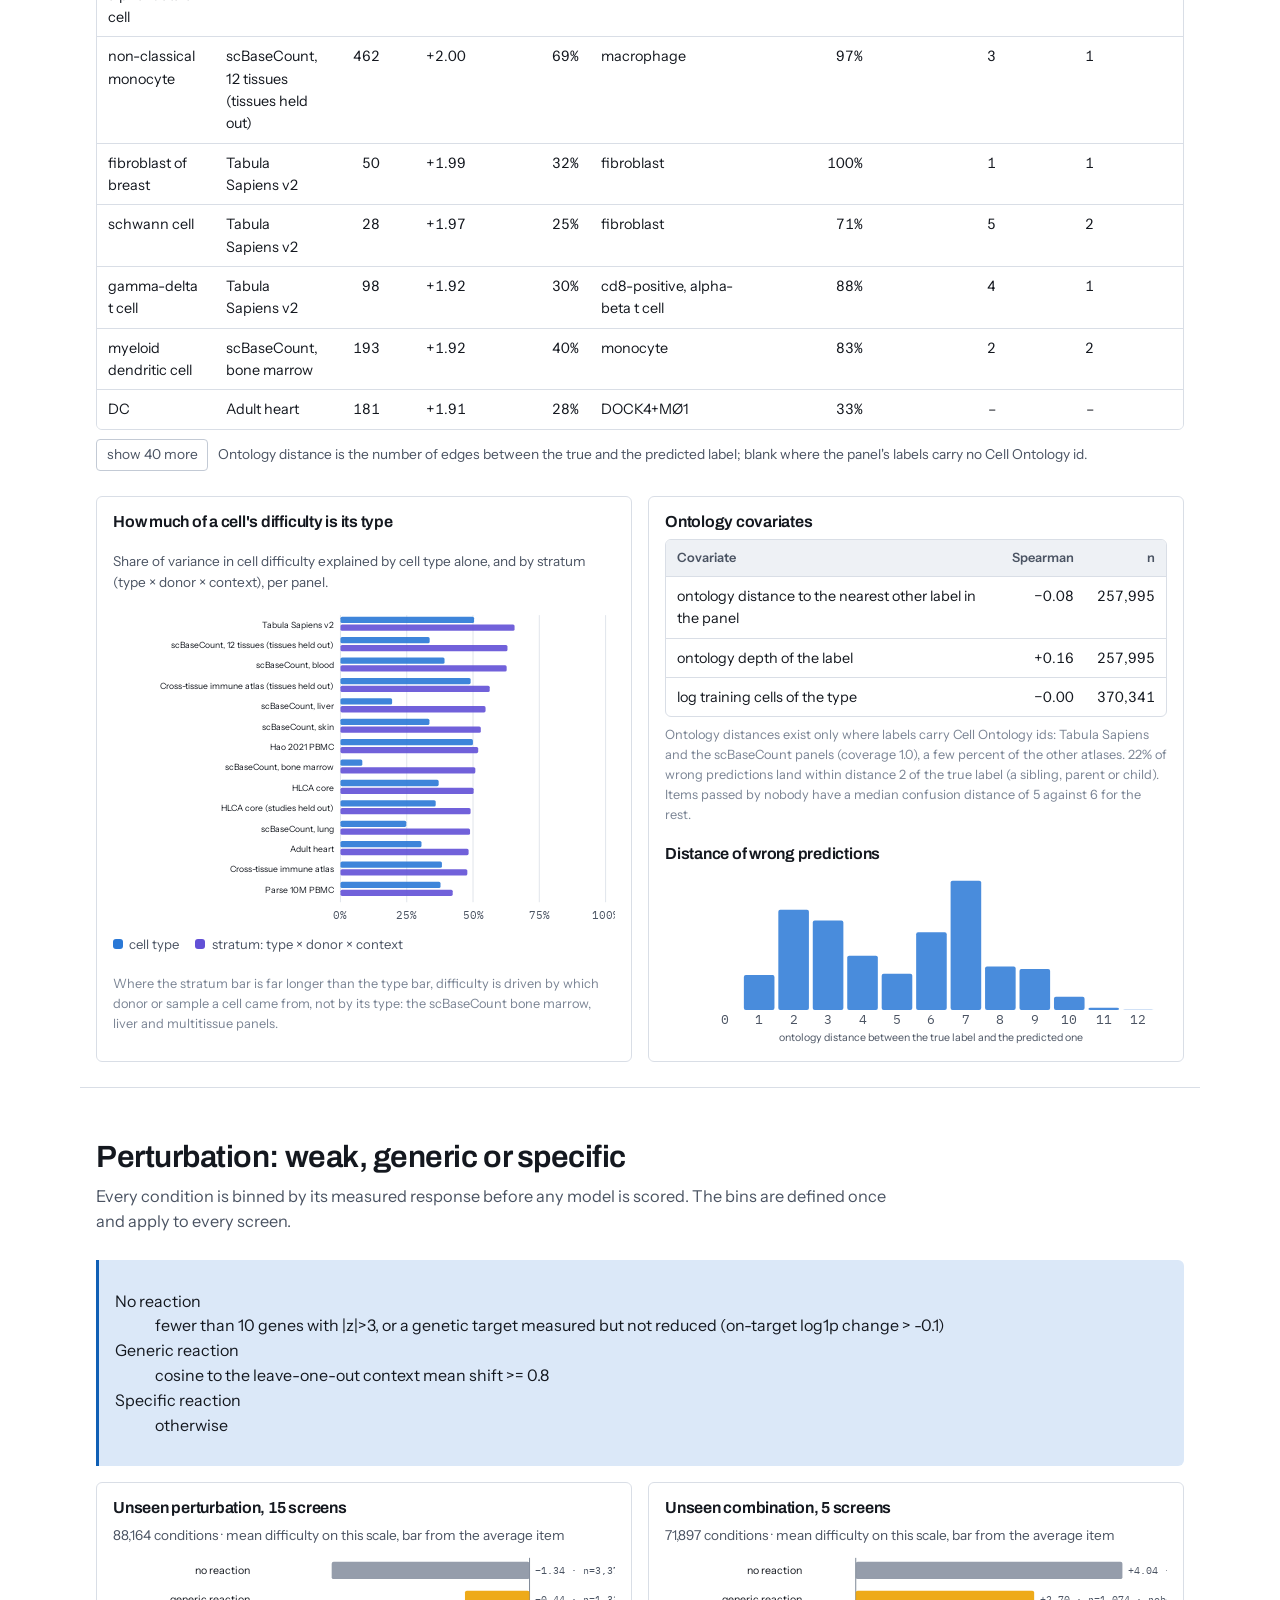
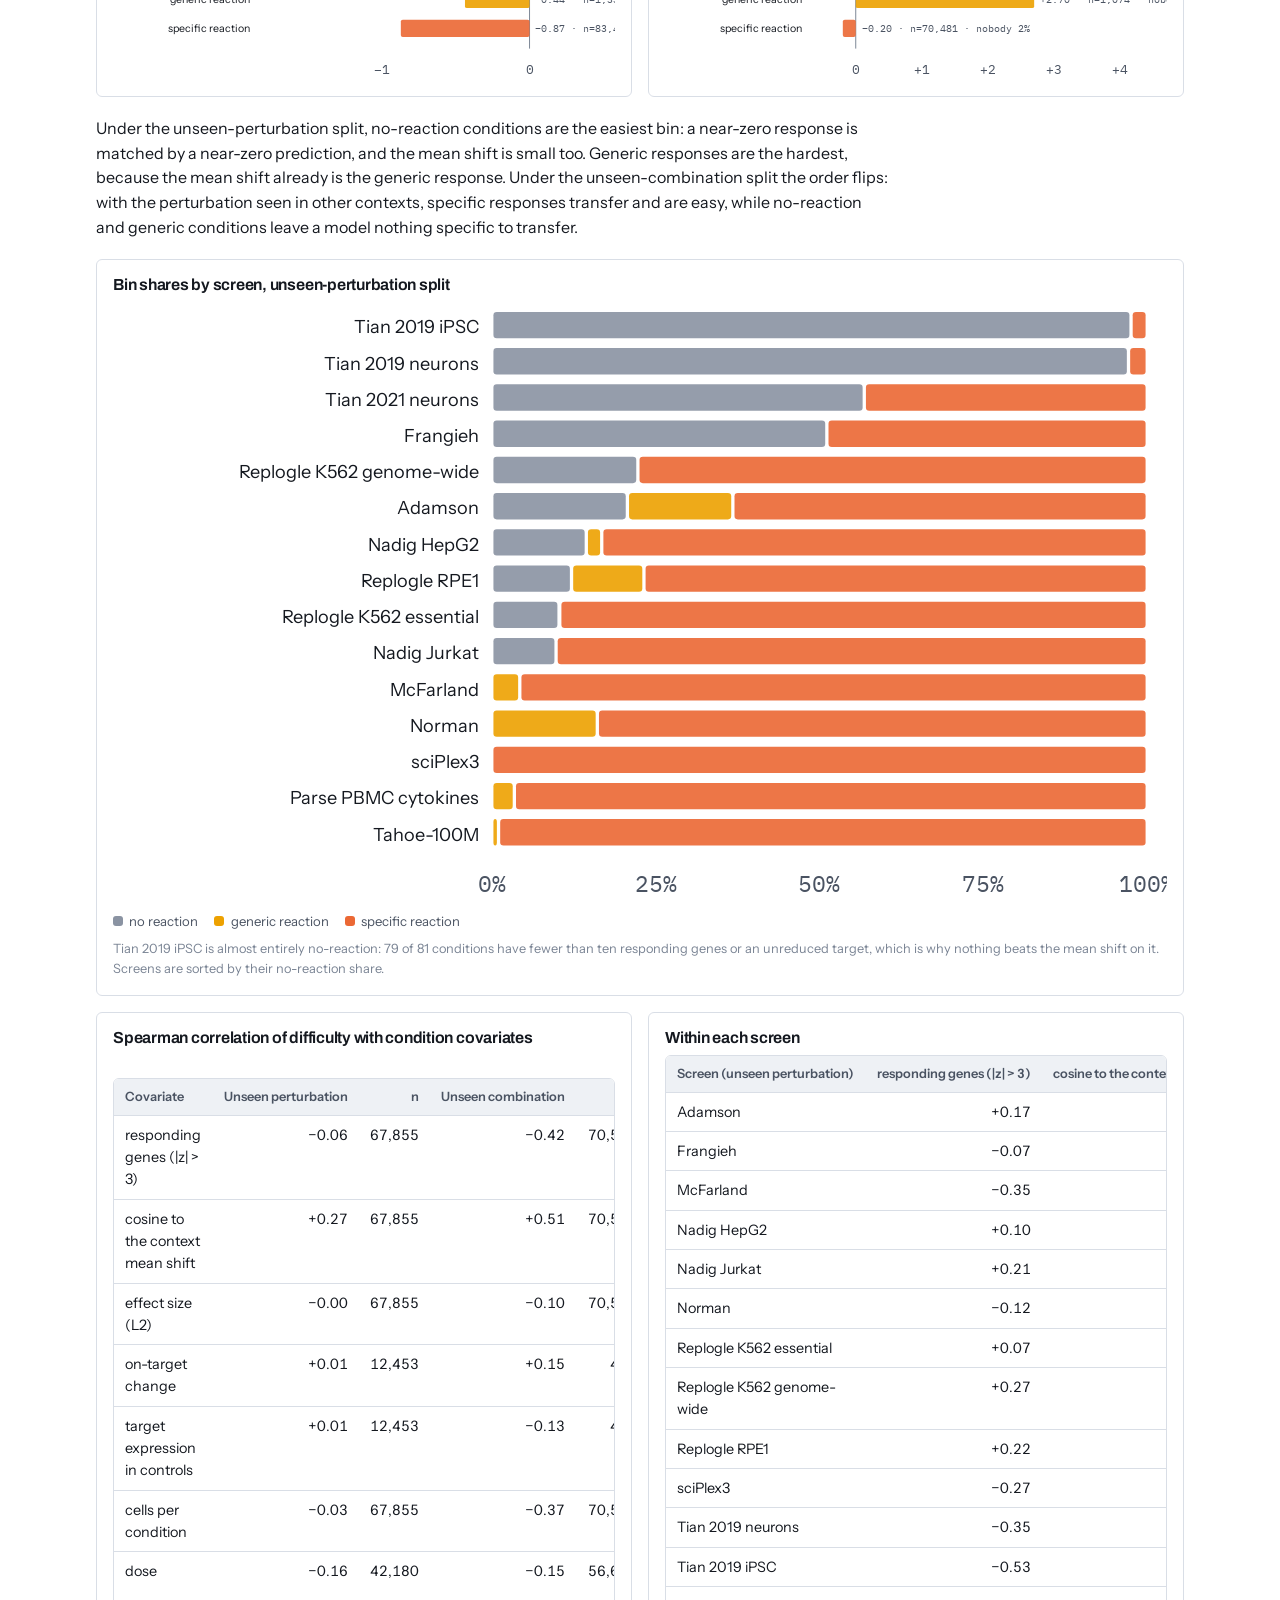
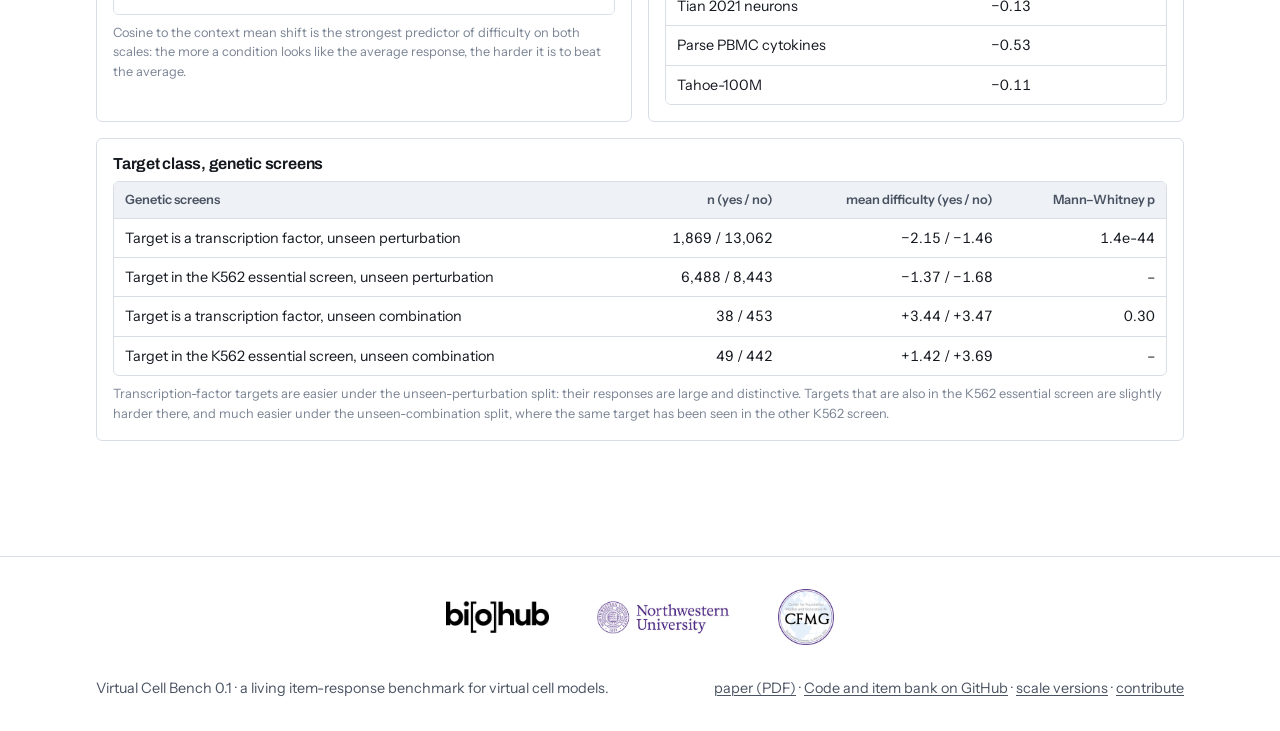
<file: anatomy/index.html>
<!doctype html>
<html lang="en">
<head>
<meta charset="utf-8">
<meta name="viewport" content="width=device-width, initial-scale=1, viewport-fit=cover">
<title>Why items are hard · Virtual Cell Bench</title>
<meta name="description" content="Anatomy of difficulty: what the probe confuses, and whether a perturbation condition is hard because the response is weak, generic or specific.">
<link rel="icon" href="data:image/svg+xml,%3Csvg xmlns='http://www.w3.org/2000/svg' viewBox='0 0 32 32'%3E%3Crect width='32' height='32' rx='7' fill='%2314181f'/%3E%3Crect x='14.5' y='5' width='3' height='22' rx='1.5' fill='%23fff'/%3E%3Crect x='6' y='20' width='7' height='2.4' rx='1.2' fill='%23fff' opacity='.6'/%3E%3Crect x='8' y='14' width='5' height='2.4' rx='1.2' fill='%23fff' opacity='.6'/%3E%3Crect x='10' y='8' width='3' height='2.4' rx='1.2' fill='%23fff' opacity='.6'/%3E%3Ccircle cx='22' cy='9' r='2.8' fill='%236ea8f0'/%3E%3Ccircle cx='22' cy='16' r='2.8' fill='%236ea8f0' opacity='.7'/%3E%3Ccircle cx='22' cy='23' r='2.8' fill='%236ea8f0' opacity='.4'/%3E%3C/svg%3E">
<link rel="preconnect" href="https://fonts.googleapis.com">
<link rel="preconnect" href="https://fonts.gstatic.com" crossorigin>
<link rel="stylesheet" href="https://fonts.googleapis.com/css2?family=Archivo:wdth,wght@62..125,400..800&family=Instrument+Sans:wght@400;500;600&family=IBM+Plex+Mono:wght@400;500&display=swap">
<link rel="stylesheet" href="../assets/site.css?v=d2bcbd62cb">
<script type="module" src="../assets/app.js?v=d2bcbd62cb"></script>
</head>
<body data-page="anatomy" data-base="../">
<div id="nav"></div>
<main>
  <header class="wrap page-head">
    <p class="kicker">Why items are hard</p>
    <h1>Anatomy of difficulty</h1>
    <p>Two questions behind every hard item. For a cell: what does the probe confuse it with, and how far apart are the two labels in the Cell Ontology? For a perturbation condition: is the measured response weak, generic, or specific, and which of those is hard to predict?</p>
  </header>

  <section class="wrap section tight" id="repr">
    <div class="head"><h2>Representation: what the probe confuses</h2><p class="lead">For every cell type, the label the pooled classical models most often predict instead, the share of errors it accounts for, and its distance from the true label in the Cell Ontology. Sort any column; search a type or a panel.</p></div>
    <div class="bar"><input class="inp" id="an-types-q" type="search" placeholder="Search type, panel or confusion…" aria-label="Search"><span class="grow"></span><span class="note" id="an-types-count"></span></div>
    <div class="tbl-wrap"><table id="an-types"></table></div>
    <div class="pager"><button type="button" id="an-types-more">show 40 more</button><span>Ontology distance is the number of edges between the true and the predicted label; blank where the panel's labels carry no Cell Ontology id.</span></div>
    <div class="grid cols-2" style="margin-top:1.6rem">
      <div class="fig"><h3>How much of a cell's difficulty is its type</h3><p class="sub">Share of variance in cell difficulty explained by cell type alone, and by stratum (type × donor × context), per panel.</p><div id="an-decomp"></div><p class="foot">Where the stratum bar is far longer than the type bar, difficulty is driven by which donor or sample a cell came from, not by its type: the scBaseCount bone marrow, liver and multitissue panels.</p></div>
      <div class="fig"><h3>Ontology covariates</h3><div class="tbl-wrap"><table id="an-acorr"></table></div><p class="foot" id="an-acorr-note"></p><h3 style="margin-top:0.8rem">Distance of wrong predictions</h3><div id="an-confdist"></div></div>
    </div>
  </section>

  <section class="wrap section" id="pert">
    <div class="head"><h2>Perturbation: weak, generic or specific</h2><p class="lead">Every condition is binned by its measured response before any model is scored. The bins are defined once and apply to every screen.</p></div>
    <div class="callout" id="an-thresholds"></div>
    <div class="grid cols-2" id="an-bins" style="margin-top:1rem"></div>
    <div class="prose" style="margin-top:1.2rem">
      <p>Under the unseen-perturbation split, no-reaction conditions are the easiest bin: a near-zero response is matched by a near-zero prediction, and the mean shift is small too. Generic responses are the hardest, because the mean shift already is the generic response. Under the unseen-combination split the order flips: with the perturbation seen in other contexts, specific responses transfer and are easy, while no-reaction and generic conditions leave a model nothing specific to transfer.</p>
    </div>
    <div class="fig" style="margin-top:1.2rem"><h3>Bin shares by screen, unseen-perturbation split</h3><div id="an-screens"></div><p class="foot" id="an-screens-note"></p></div>
    <div class="grid cols-2" style="margin-top:1rem">
      <div class="fig"><h3>Spearman correlation of difficulty with condition covariates</h3><div class="tbl-wrap"><table id="an-bcorr"></table></div><p class="foot">Cosine to the context mean shift is the strongest predictor of difficulty on both scales: the more a condition looks like the average response, the harder it is to beat the average.</p></div>
      <div class="fig"><h3>Within each screen</h3><div class="tbl-wrap"><table id="an-bcorr-ds"></table></div></div>
    </div>
    <div class="fig" style="margin-top:1rem"><h3>Target class, genetic screens</h3><div class="tbl-wrap"><table id="an-groups"></table></div><p class="foot">Transcription-factor targets are easier under the unseen-perturbation split: their responses are large and distinctive. Targets that are also in the K562 essential screen are slightly harder there, and much easier under the unseen-combination split, where the same target has been seen in the other K562 screen.</p></div>
    <p id="err" class="empty" hidden></p>
  </section>

</main>
<div id="footer"></div>
</body>
</html>
</file>
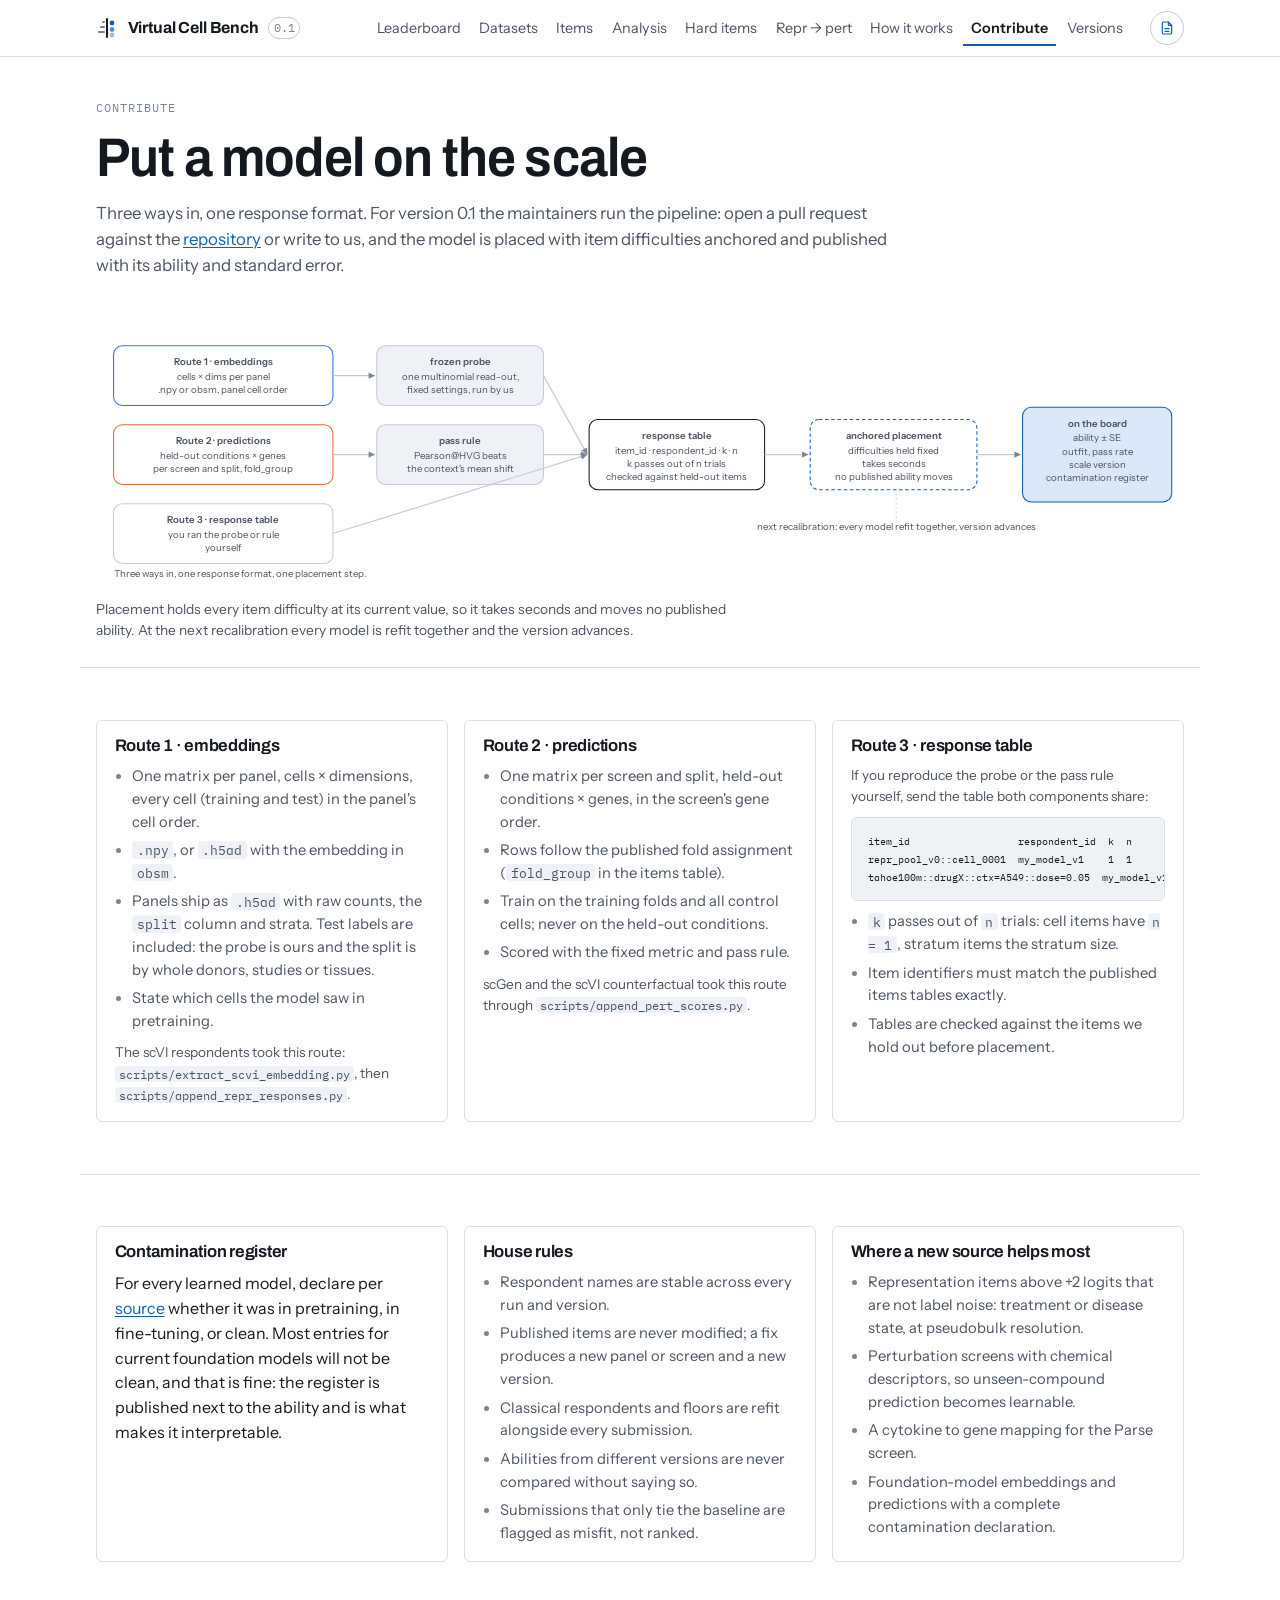
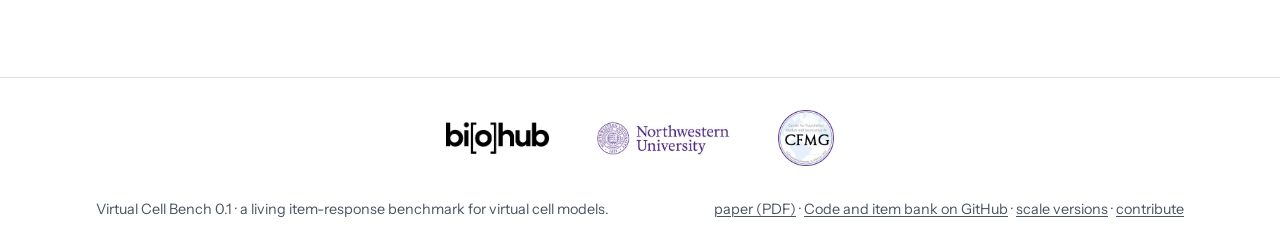
<file: contribute/index.html>
<!doctype html>
<html lang="en">
<head>
<meta charset="utf-8">
<meta name="viewport" content="width=device-width, initial-scale=1, viewport-fit=cover">
<title>Contribute · Virtual Cell Bench</title>
<meta name="description" content="How to put a model on the Virtual Cell Bench scale.">
<link rel="icon" href="data:image/svg+xml,%3Csvg xmlns='http://www.w3.org/2000/svg' viewBox='0 0 32 32'%3E%3Crect width='32' height='32' rx='7' fill='%2314181f'/%3E%3Crect x='14.5' y='5' width='3' height='22' rx='1.5' fill='%23fff'/%3E%3Crect x='6' y='20' width='7' height='2.4' rx='1.2' fill='%23fff' opacity='.6'/%3E%3Crect x='8' y='14' width='5' height='2.4' rx='1.2' fill='%23fff' opacity='.6'/%3E%3Crect x='10' y='8' width='3' height='2.4' rx='1.2' fill='%23fff' opacity='.6'/%3E%3Ccircle cx='22' cy='9' r='2.8' fill='%236ea8f0'/%3E%3Ccircle cx='22' cy='16' r='2.8' fill='%236ea8f0' opacity='.7'/%3E%3Ccircle cx='22' cy='23' r='2.8' fill='%236ea8f0' opacity='.4'/%3E%3C/svg%3E">
<link rel="preconnect" href="https://fonts.googleapis.com">
<link rel="preconnect" href="https://fonts.gstatic.com" crossorigin>
<link rel="stylesheet" href="https://fonts.googleapis.com/css2?family=Archivo:wdth,wght@62..125,400..800&family=Instrument+Sans:wght@400;500;600&family=IBM+Plex+Mono:wght@400;500&display=swap">
<link rel="stylesheet" href="../assets/site.css?v=d2bcbd62cb">
<script type="module" src="../assets/app.js?v=d2bcbd62cb"></script>
</head>
<body data-page="contribute" data-base="../">
<div id="nav"></div>
<main>
  <header class="wrap page-head">
    <p class="kicker">Contribute</p>
    <h1>Put a model on the scale</h1>
    <p>Three ways in, one response format. For version 0.1 the maintainers run the pipeline: open a pull request against the <a href="https://github.com/Hibb-bb/vc-benchmark">repository</a> or write to us, and the model is placed with item difficulties anchored and published with its ability and standard error.</p>
  </header>

  <section class="wrap section tight">
    <figure class="scene">
      <svg class="scene-svg" viewBox="0 0 1240 300" role="img" aria-label="Three submission routes, embeddings scored by the frozen probe, predictions scored by the pass rule, or a ready response table, converge on one response table, are placed with item difficulties held fixed, and appear on the board with ability, standard error, outfit, version and contamination register." style="width:100%;height:auto;display:block" font-family="var(--body)">
<defs><marker id="rt-a" viewBox="0 0 10 10" refX="9" refY="5" markerWidth="7" markerHeight="7" orient="auto-start-reverse"><path d="M1 1 L9 5 L1 9 z" fill="var(--fg-3)"/></marker></defs>
<rect x="20" y="26" width="250" height="68" rx="10" fill="var(--bg-2)" stroke="var(--s1)" stroke-width="1.2"/>
<text x="145.0" y="48" text-anchor="middle" font-size="14.5" fill="var(--fg)" font-weight="600">Route 1 · embeddings</text>
<text x="145.0" y="65" text-anchor="middle" font-size="12.6" fill="var(--fg-2)">cells × dims per panel</text>
<text x="145.0" y="80" text-anchor="middle" font-size="12.6" fill="var(--fg-2)">.npy or obsm, panel cell order</text>
<line x1="270" y1="60" x2="318" y2="60" stroke="var(--line-2)" stroke-width="1.3" marker-end="url(#rt-a)"/>
<rect x="320" y="26" width="190" height="68" rx="10" fill="var(--bg-3)" stroke="var(--line-2)" stroke-width="1.2"/>
<text x="415.0" y="48" text-anchor="middle" font-size="14" fill="var(--fg)" font-weight="600">frozen probe</text>
<text x="415.0" y="65" text-anchor="middle" font-size="12.6" fill="var(--fg-2)">one multinomial read-out,</text>
<text x="415.0" y="80" text-anchor="middle" font-size="12.6" fill="var(--fg-2)">fixed settings, run by us</text>
<line x1="510" y1="60" x2="560" y2="150" stroke="var(--line-2)" stroke-width="1.3" marker-end="url(#rt-a)"/>
<rect x="20" y="116" width="250" height="68" rx="10" fill="var(--bg-2)" stroke="var(--s2)" stroke-width="1.2"/>
<text x="145.0" y="138" text-anchor="middle" font-size="14.5" fill="var(--fg)" font-weight="600">Route 2 · predictions</text>
<text x="145.0" y="155" text-anchor="middle" font-size="12.6" fill="var(--fg-2)">held-out conditions × genes</text>
<text x="145.0" y="170" text-anchor="middle" font-size="12.6" fill="var(--fg-2)">per screen and split, fold_group</text>
<line x1="270" y1="150" x2="318" y2="150" stroke="var(--line-2)" stroke-width="1.3" marker-end="url(#rt-a)"/>
<rect x="320" y="116" width="190" height="68" rx="10" fill="var(--bg-3)" stroke="var(--line-2)" stroke-width="1.2"/>
<text x="415.0" y="138" text-anchor="middle" font-size="14" fill="var(--fg)" font-weight="600">pass rule</text>
<text x="415.0" y="155" text-anchor="middle" font-size="12.6" fill="var(--fg-2)">Pearson@HVG beats</text>
<text x="415.0" y="170" text-anchor="middle" font-size="12.6" fill="var(--fg-2)">the context's mean shift</text>
<line x1="510" y1="150" x2="560" y2="150" stroke="var(--line-2)" stroke-width="1.3" marker-end="url(#rt-a)"/>
<rect x="20" y="206" width="250" height="68" rx="10" fill="var(--bg-2)" stroke="var(--line-2)" stroke-width="1.2"/>
<text x="145.0" y="228" text-anchor="middle" font-size="14.5" fill="var(--fg)" font-weight="600">Route 3 · response table</text>
<text x="145.0" y="245" text-anchor="middle" font-size="12.6" fill="var(--fg-2)">you ran the probe or rule</text>
<text x="145.0" y="260" text-anchor="middle" font-size="12.6" fill="var(--fg-2)">yourself</text>
<line x1="270" y1="240" x2="560" y2="150" stroke="var(--line-2)" stroke-width="1.3" marker-end="url(#rt-a)"/>
<rect x="562" y="110" width="200" height="80" rx="10" fill="var(--bg-2)" stroke="var(--fg)" stroke-width="1.2"/>
<text x="662.0" y="132" text-anchor="middle" font-size="14.5" fill="var(--fg)" font-weight="600">response table</text>
<text x="662.0" y="149" text-anchor="middle" font-size="12.6" fill="var(--fg-2)">item_id · respondent_id · k · n</text>
<text x="662.0" y="164" text-anchor="middle" font-size="12.6" fill="var(--fg-2)">k passes out of n trials</text>
<text x="662.0" y="179" text-anchor="middle" font-size="12.6" fill="var(--fg-2)">checked against held-out items</text>
<line x1="762" y1="150" x2="812" y2="150" stroke="var(--line-2)" stroke-width="1.3" marker-end="url(#rt-a)"/>
<rect x="814" y="110" width="190" height="80" rx="10" fill="var(--bg-2)" stroke="var(--accent)" stroke-width="1.2" stroke-dasharray="4 3"/>
<text x="909.0" y="132" text-anchor="middle" font-size="14.5" fill="var(--fg)" font-weight="600">anchored placement</text>
<text x="909.0" y="149" text-anchor="middle" font-size="12.6" fill="var(--fg-2)">difficulties held fixed</text>
<text x="909.0" y="164" text-anchor="middle" font-size="12.6" fill="var(--fg-2)">takes seconds</text>
<text x="909.0" y="179" text-anchor="middle" font-size="12.6" fill="var(--fg-2)">no published ability moves</text>
<line x1="1004" y1="150" x2="1054" y2="150" stroke="var(--line-2)" stroke-width="1.3" marker-end="url(#rt-a)"/>
<rect x="1056" y="96" width="170" height="108" rx="10" fill="var(--accent-soft)" stroke="var(--accent)" stroke-width="1.2"/>
<text x="1141.0" y="118" text-anchor="middle" font-size="14.5" fill="var(--fg)" font-weight="600">on the board</text>
<text x="1141.0" y="135" text-anchor="middle" font-size="12.6" fill="var(--fg-2)">ability ± SE</text>
<text x="1141.0" y="150" text-anchor="middle" font-size="12.6" fill="var(--fg-2)">outfit, pass rate</text>
<text x="1141.0" y="165" text-anchor="middle" font-size="12.6" fill="var(--fg-2)">scale version</text>
<text x="1141.0" y="180" text-anchor="middle" font-size="12.6" fill="var(--fg-2)">contamination register</text>
<text x="912" y="236" text-anchor="middle" font-size="12.2" fill="var(--fg-3)">next recalibration: every model refit together, version advances</text>
<line x1="912" y1="190" x2="912" y2="222" stroke="var(--line-2)" stroke-width="1" stroke-dasharray="2 3"/>
<text x="20" y="290" text-anchor="start" font-size="12.5" fill="var(--fg-3)">Three ways in, one response format, one placement step.</text>
</svg>
      <figcaption>Placement holds every item difficulty at its current value, so it takes seconds and moves no published ability. At the next recalibration every model is refit together and the version advances.</figcaption>
    </figure>
  </section>

  <section class="wrap section">
    <div class="grid cols-3">
      <div class="card"><h3>Route 1 · embeddings</h3>
        <ul class="spec">
          <li>One matrix per panel, cells × dimensions, every cell (training and test) in the panel's cell order.</li>
          <li><code>.npy</code>, or <code>.h5ad</code> with the embedding in <code>obsm</code>.</li>
          <li>Panels ship as <code>.h5ad</code> with raw counts, the <code>split</code> column and strata. Test labels are included: the probe is ours and the split is by whole donors, studies or tissues.</li>
          <li>State which cells the model saw in pretraining.</li>
        </ul>
        <p class="sub">The scVI respondents took this route: <code>scripts/extract_scvi_embedding.py</code>, then <code>scripts/append_repr_responses.py</code>.</p></div>
      <div class="card"><h3>Route 2 · predictions</h3>
        <ul class="spec">
          <li>One matrix per screen and split, held-out conditions × genes, in the screen's gene order.</li>
          <li>Rows follow the published fold assignment (<code>fold_group</code> in the items table).</li>
          <li>Train on the training folds and all control cells; never on the held-out conditions.</li>
          <li>Scored with the fixed metric and pass rule.</li>
        </ul>
        <p class="sub">scGen and the scVI counterfactual took this route through <code>scripts/append_pert_scores.py</code>.</p></div>
      <div class="card"><h3>Route 3 · response table</h3>
        <p class="sub">If you reproduce the probe or the pass rule yourself, send the table both components share:</p>
        <pre><code>item_id                  respondent_id  k  n
repr_pool_v0::cell_0001  my_model_v1    1  1
tahoe100m::drugX::ctx=A549::dose=0.05  my_model_v1  0  1</code></pre>
        <ul class="spec">
          <li><code>k</code> passes out of <code>n</code> trials: cell items have <code>n = 1</code>, stratum items the stratum size.</li>
          <li>Item identifiers must match the published items tables exactly.</li>
          <li>Tables are checked against the items we hold out before placement.</li>
        </ul></div>
    </div>
  </section>

  <section class="wrap section">
    <div class="grid cols-3">
      <div class="card"><h3>Contamination register</h3>
        <p>For every learned model, declare per <a href="../datasets/">source</a> whether it was in pretraining, in fine-tuning, or clean. Most entries for current foundation models will not be clean, and that is fine: the register is published next to the ability and is what makes it interpretable.</p></div>
      <div class="card"><h3>House rules</h3>
        <ul class="spec">
          <li>Respondent names are stable across every run and version.</li>
          <li>Published items are never modified; a fix produces a new panel or screen and a new version.</li>
          <li>Classical respondents and floors are refit alongside every submission.</li>
          <li>Abilities from different versions are never compared without saying so.</li>
          <li>Submissions that only tie the baseline are flagged as misfit, not ranked.</li>
        </ul></div>
      <div class="card"><h3>Where a new source helps most</h3>
        <ul class="spec">
          <li>Representation items above +2 logits that are not label noise: treatment or disease state, at pseudobulk resolution.</li>
          <li>Perturbation screens with chemical descriptors, so unseen-compound prediction becomes learnable.</li>
          <li>A cytokine to gene mapping for the Parse screen.</li>
          <li>Foundation-model embeddings and predictions with a complete contamination declaration.</li>
        </ul></div>
    </div>
  </section>

</main>
<div id="footer"></div>
</body>
</html>
</file>
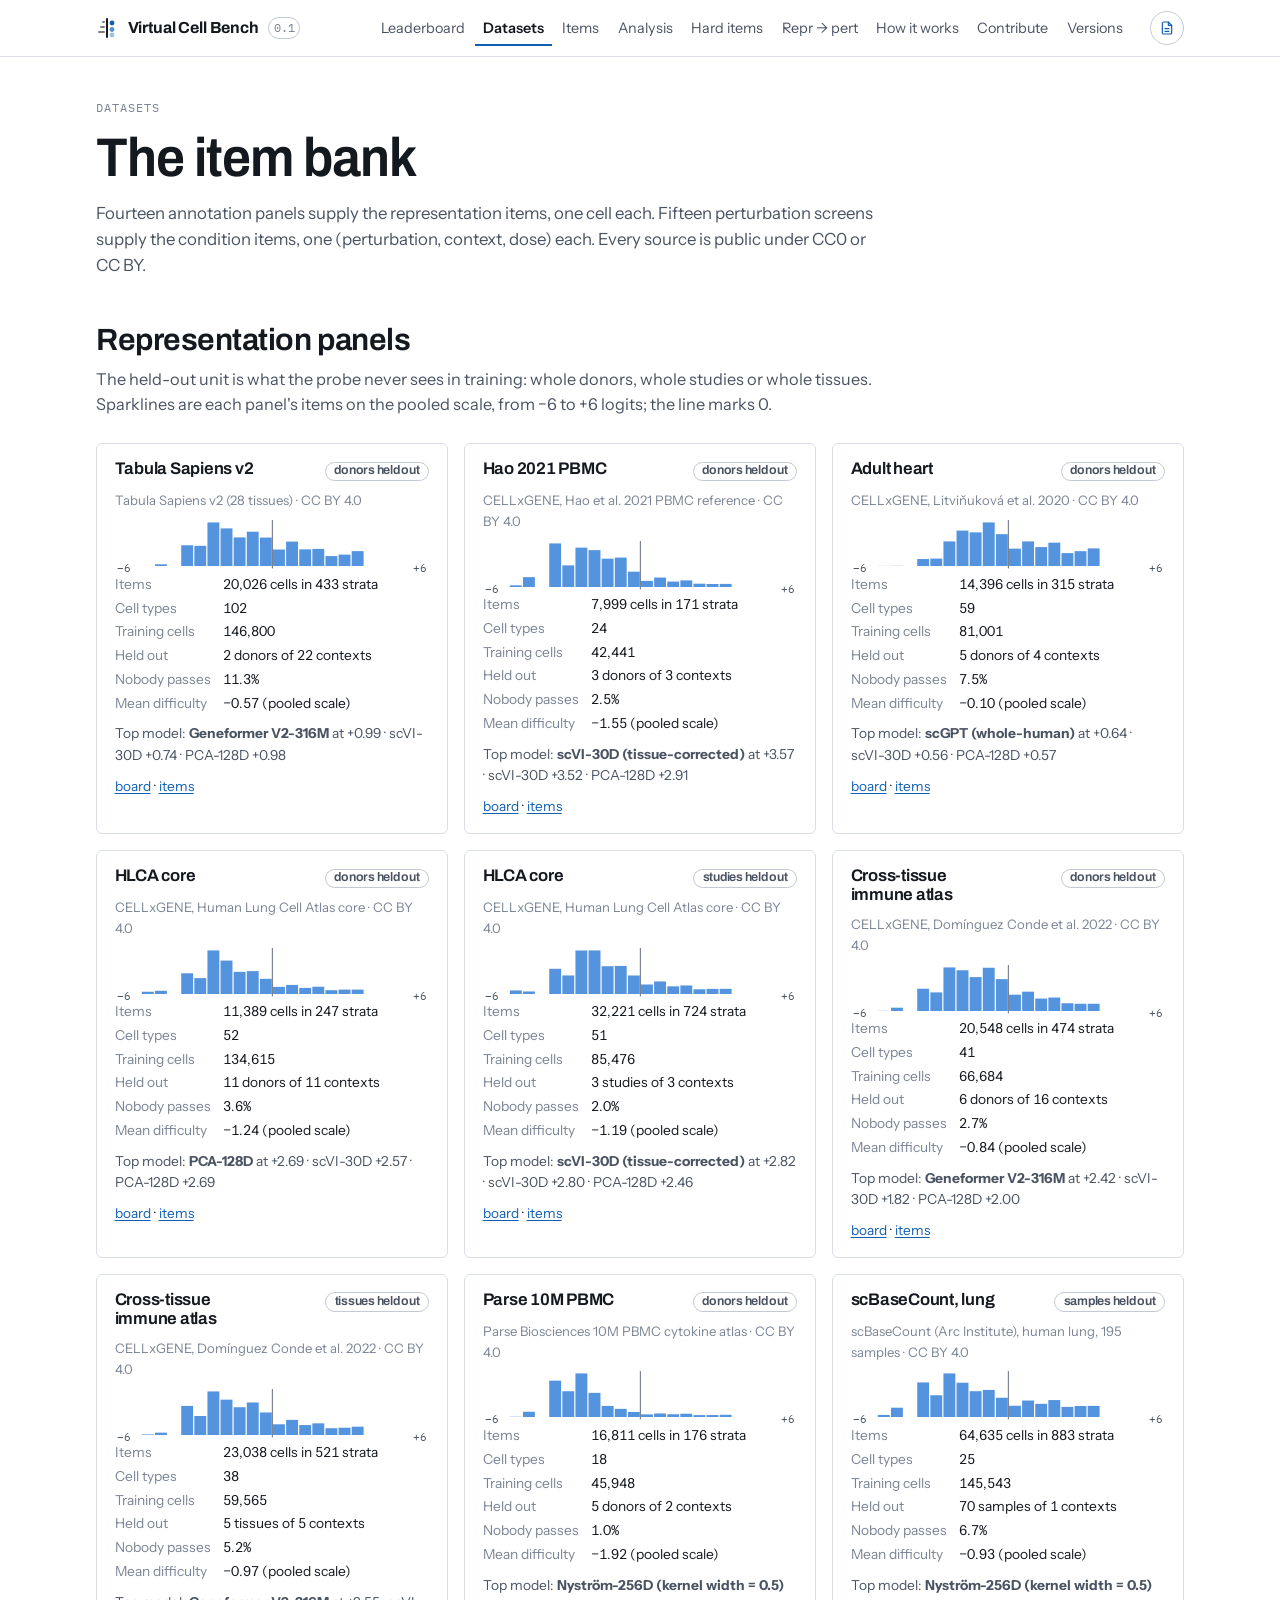
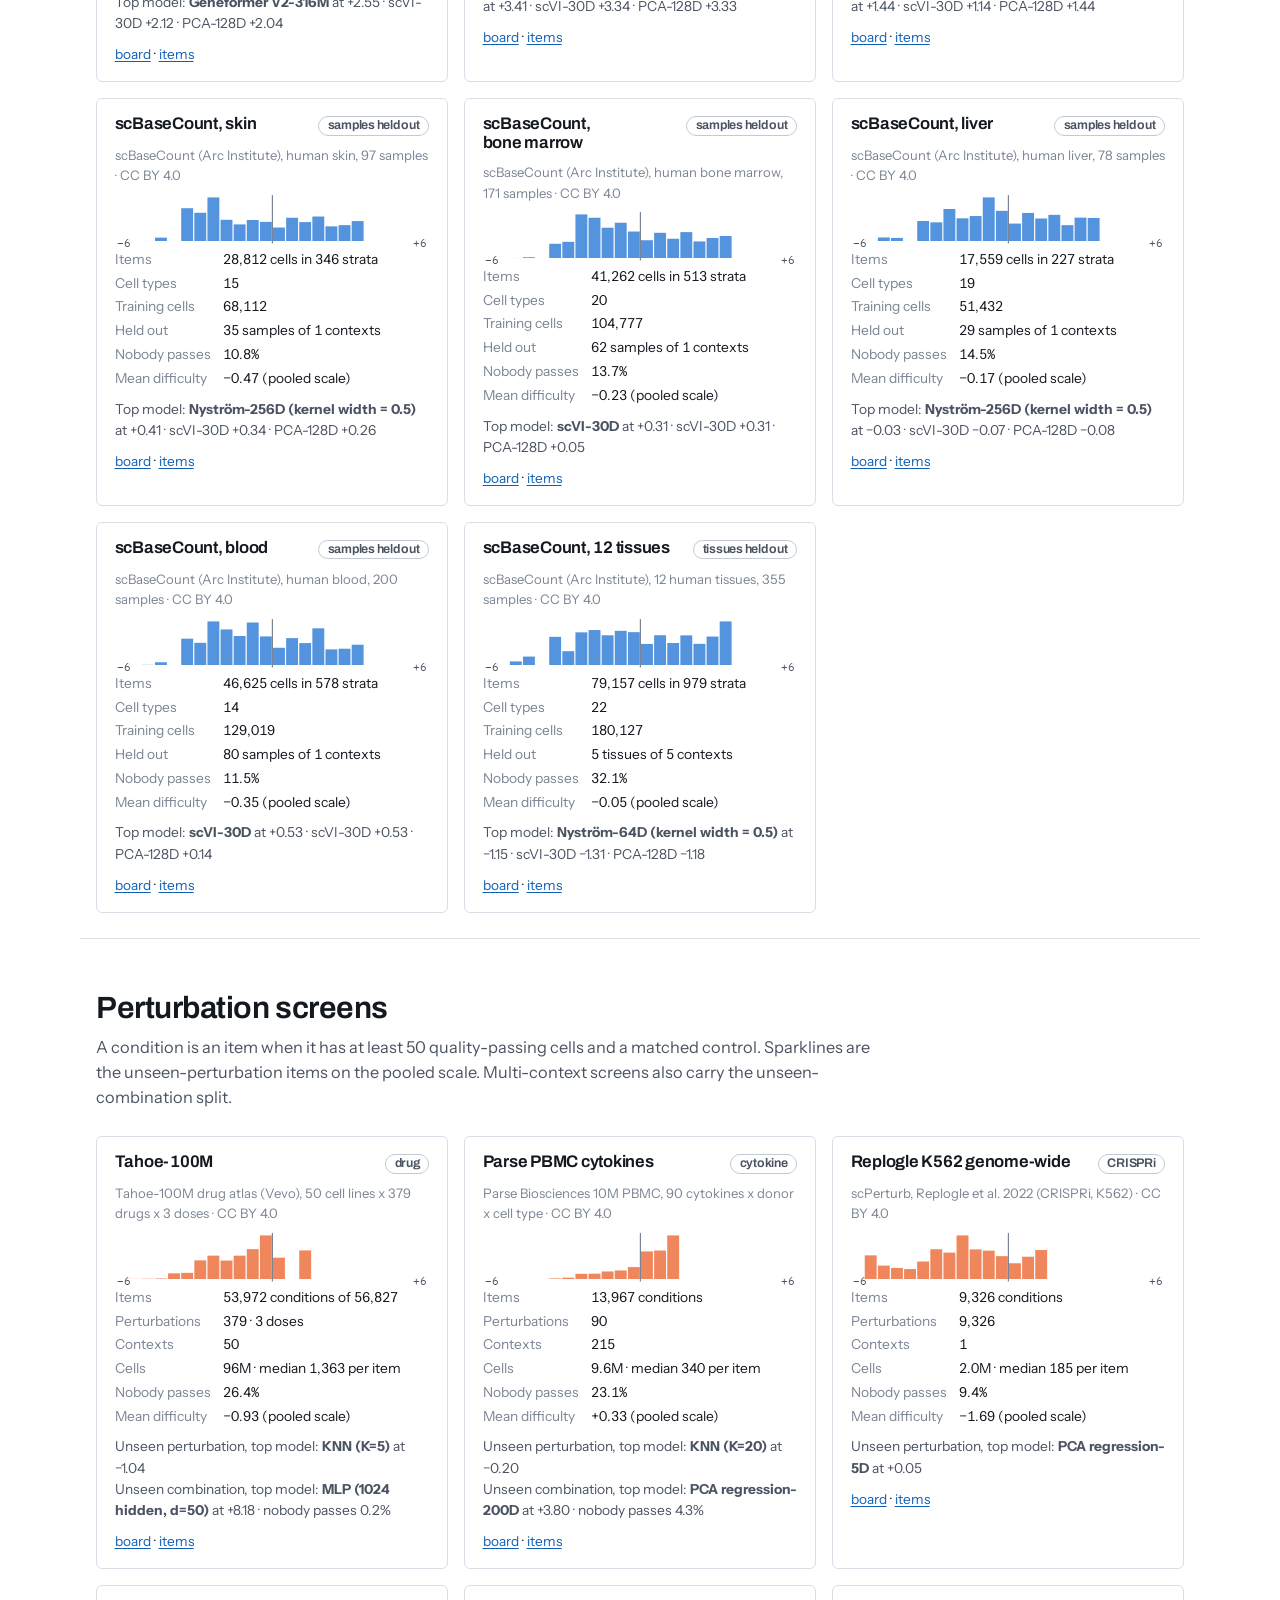
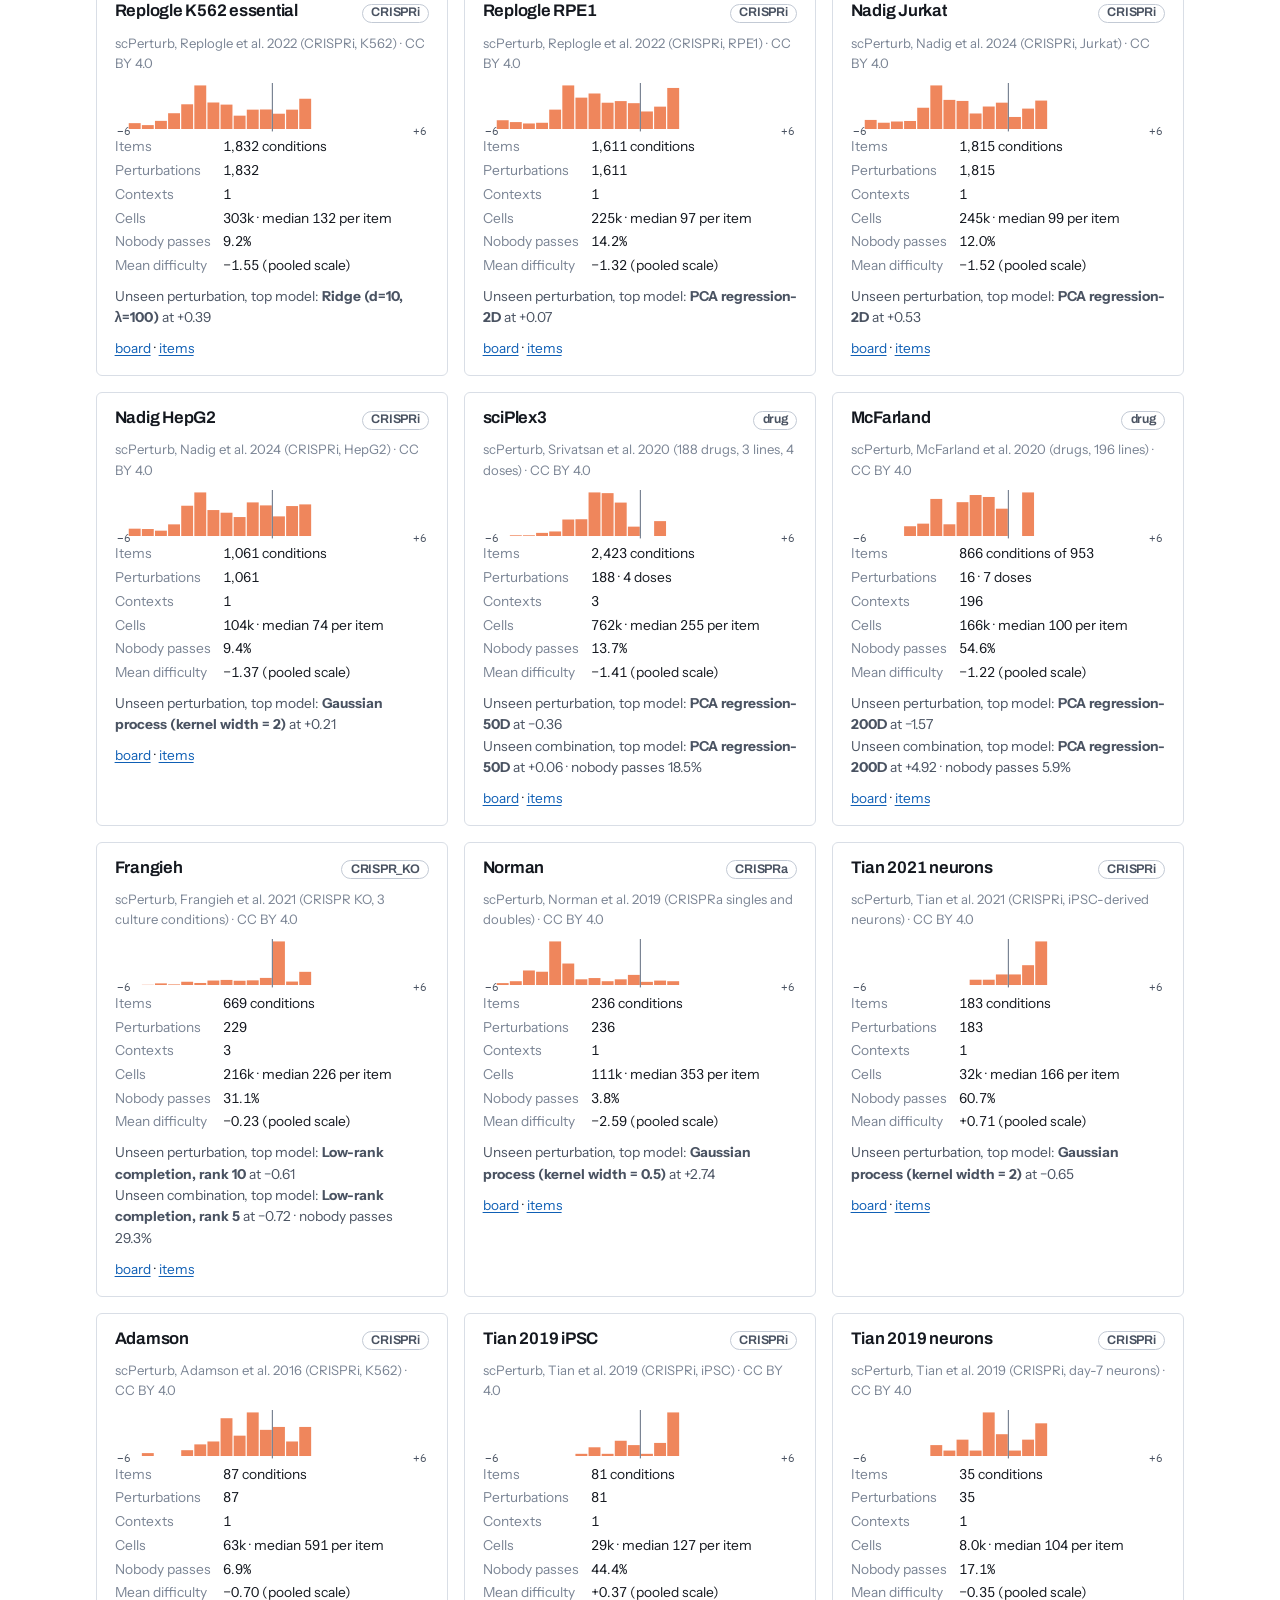
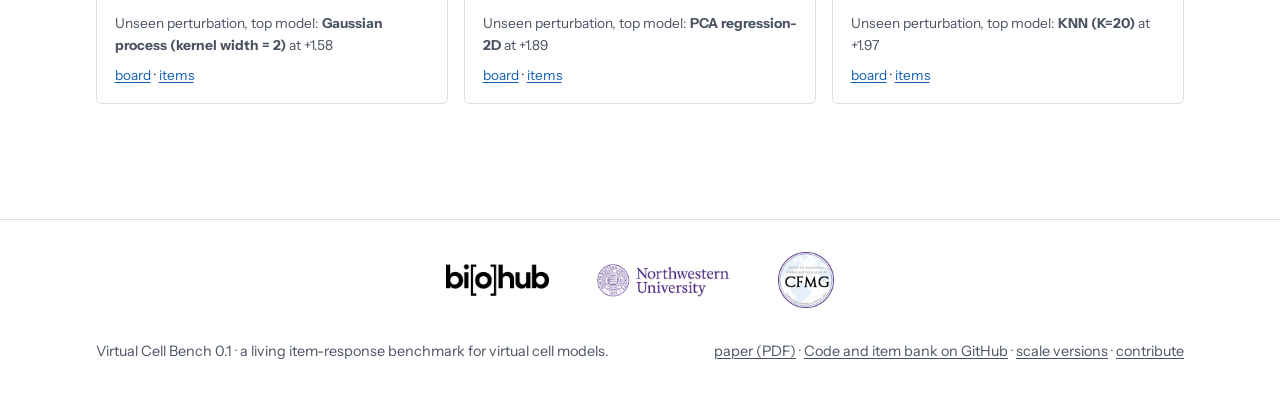
<file: datasets/index.html>
<!doctype html>
<html lang="en">
<head>
<meta charset="utf-8">
<meta name="viewport" content="width=device-width, initial-scale=1, viewport-fit=cover">
<title>Datasets · Virtual Cell Bench</title>
<meta name="description" content="The 14 representation panels and 15 perturbation screens that make up the item bank.">
<link rel="icon" href="data:image/svg+xml,%3Csvg xmlns='http://www.w3.org/2000/svg' viewBox='0 0 32 32'%3E%3Crect width='32' height='32' rx='7' fill='%2314181f'/%3E%3Crect x='14.5' y='5' width='3' height='22' rx='1.5' fill='%23fff'/%3E%3Crect x='6' y='20' width='7' height='2.4' rx='1.2' fill='%23fff' opacity='.6'/%3E%3Crect x='8' y='14' width='5' height='2.4' rx='1.2' fill='%23fff' opacity='.6'/%3E%3Crect x='10' y='8' width='3' height='2.4' rx='1.2' fill='%23fff' opacity='.6'/%3E%3Ccircle cx='22' cy='9' r='2.8' fill='%236ea8f0'/%3E%3Ccircle cx='22' cy='16' r='2.8' fill='%236ea8f0' opacity='.7'/%3E%3Ccircle cx='22' cy='23' r='2.8' fill='%236ea8f0' opacity='.4'/%3E%3C/svg%3E">
<link rel="preconnect" href="https://fonts.googleapis.com">
<link rel="preconnect" href="https://fonts.gstatic.com" crossorigin>
<link rel="stylesheet" href="https://fonts.googleapis.com/css2?family=Archivo:wdth,wght@62..125,400..800&family=Instrument+Sans:wght@400;500;600&family=IBM+Plex+Mono:wght@400;500&display=swap">
<link rel="stylesheet" href="../assets/site.css?v=d2bcbd62cb">
<script type="module" src="../assets/app.js?v=d2bcbd62cb"></script>
</head>
<body data-page="datasets" data-base="../">
<div id="nav"></div>
<main>
  <header class="wrap page-head">
    <p class="kicker">Datasets</p>
    <h1>The item bank</h1>
    <p>Fourteen annotation panels supply the representation items, one cell each. Fifteen perturbation screens supply the condition items, one (perturbation, context, dose) each. Every source is public under CC0 or CC BY.</p>
  </header>

  <section class="wrap section tight" id="panels">
    <div class="head"><h2>Representation panels</h2><p class="lead">The held-out unit is what the probe never sees in training: whole donors, whole studies or whole tissues. Sparklines are each panel's items on the pooled scale, from −6 to +6 logits; the line marks 0.</p></div>
    <div class="cards" id="panel-cards"></div>
  </section>

  <section class="wrap section" id="screens">
    <div class="head"><h2>Perturbation screens</h2><p class="lead">A condition is an item when it has at least 50 quality-passing cells and a matched control. Sparklines are the unseen-perturbation items on the pooled scale. Multi-context screens also carry the unseen-combination split.</p></div>
    <div class="cards" id="screen-cards"></div>
    <p id="err" class="empty" hidden></p>
  </section>

</main>
<div id="footer"></div>
</body>
</html>
</file>
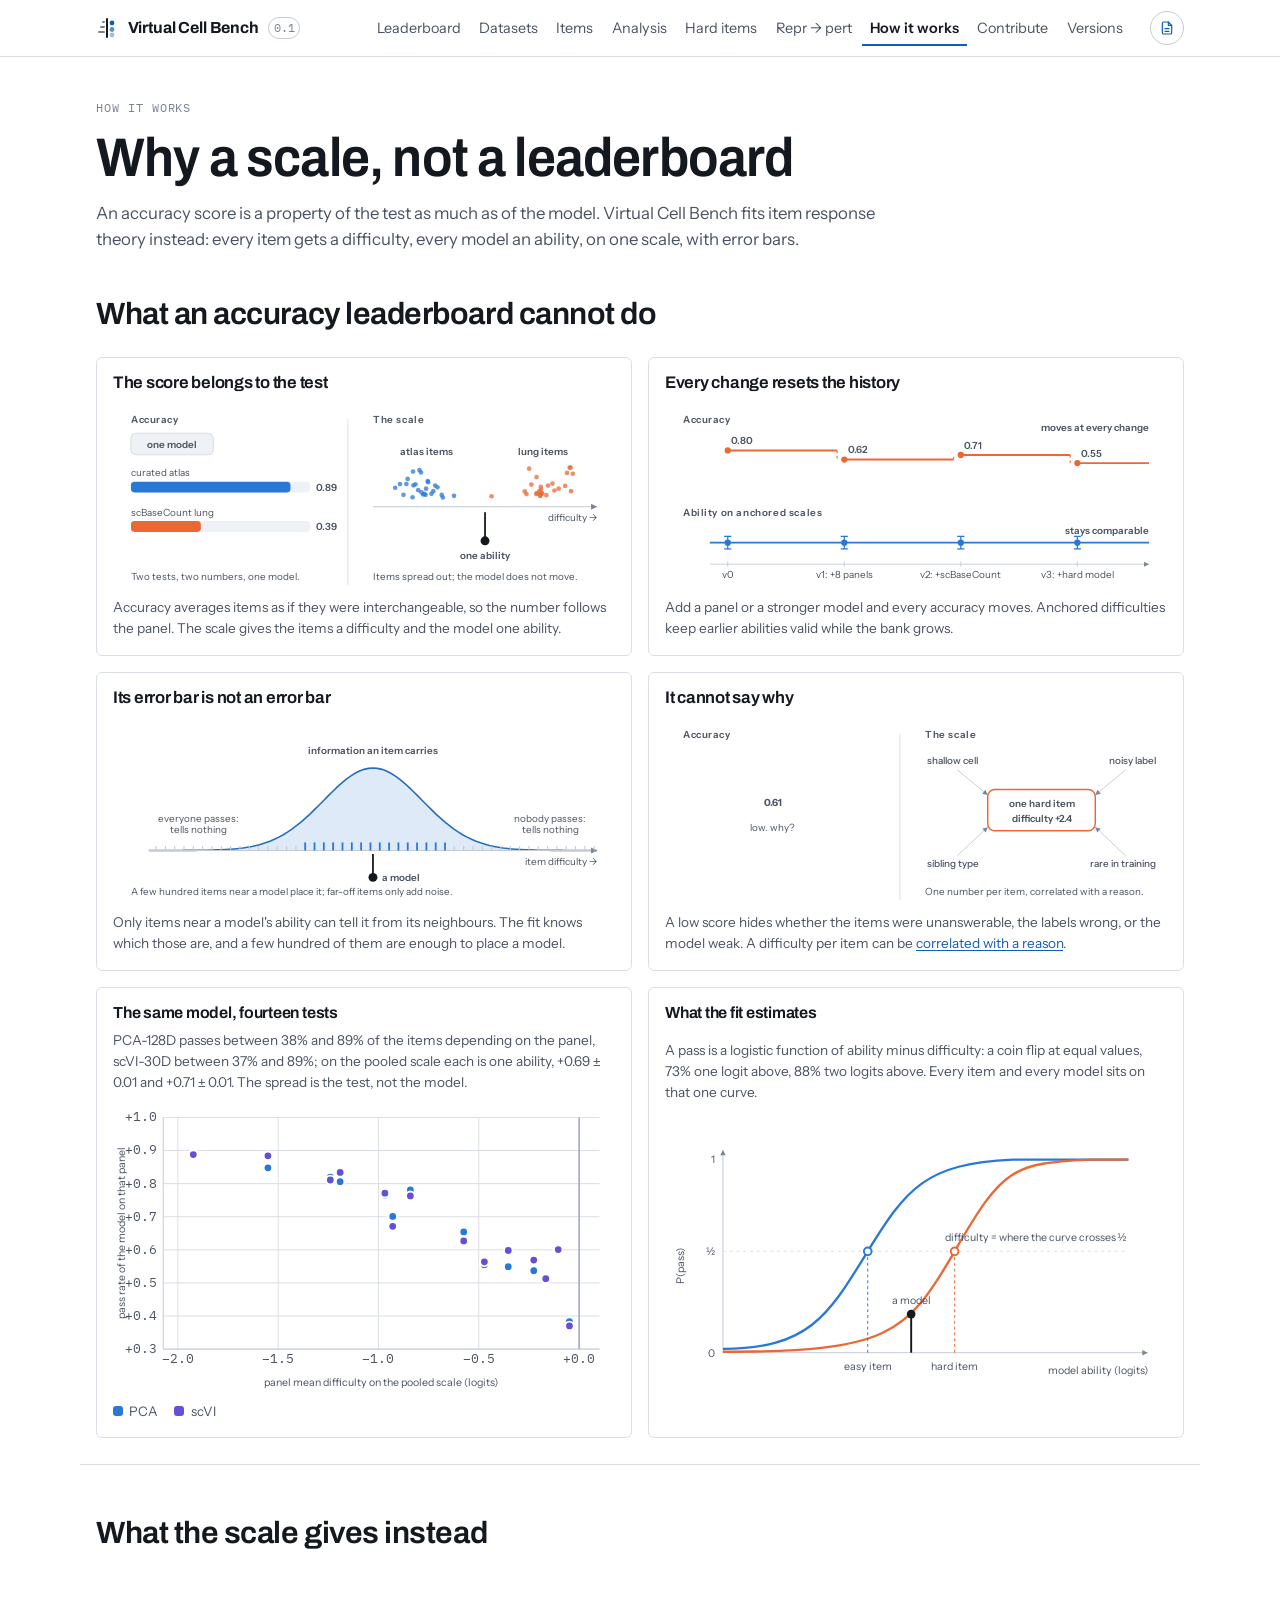
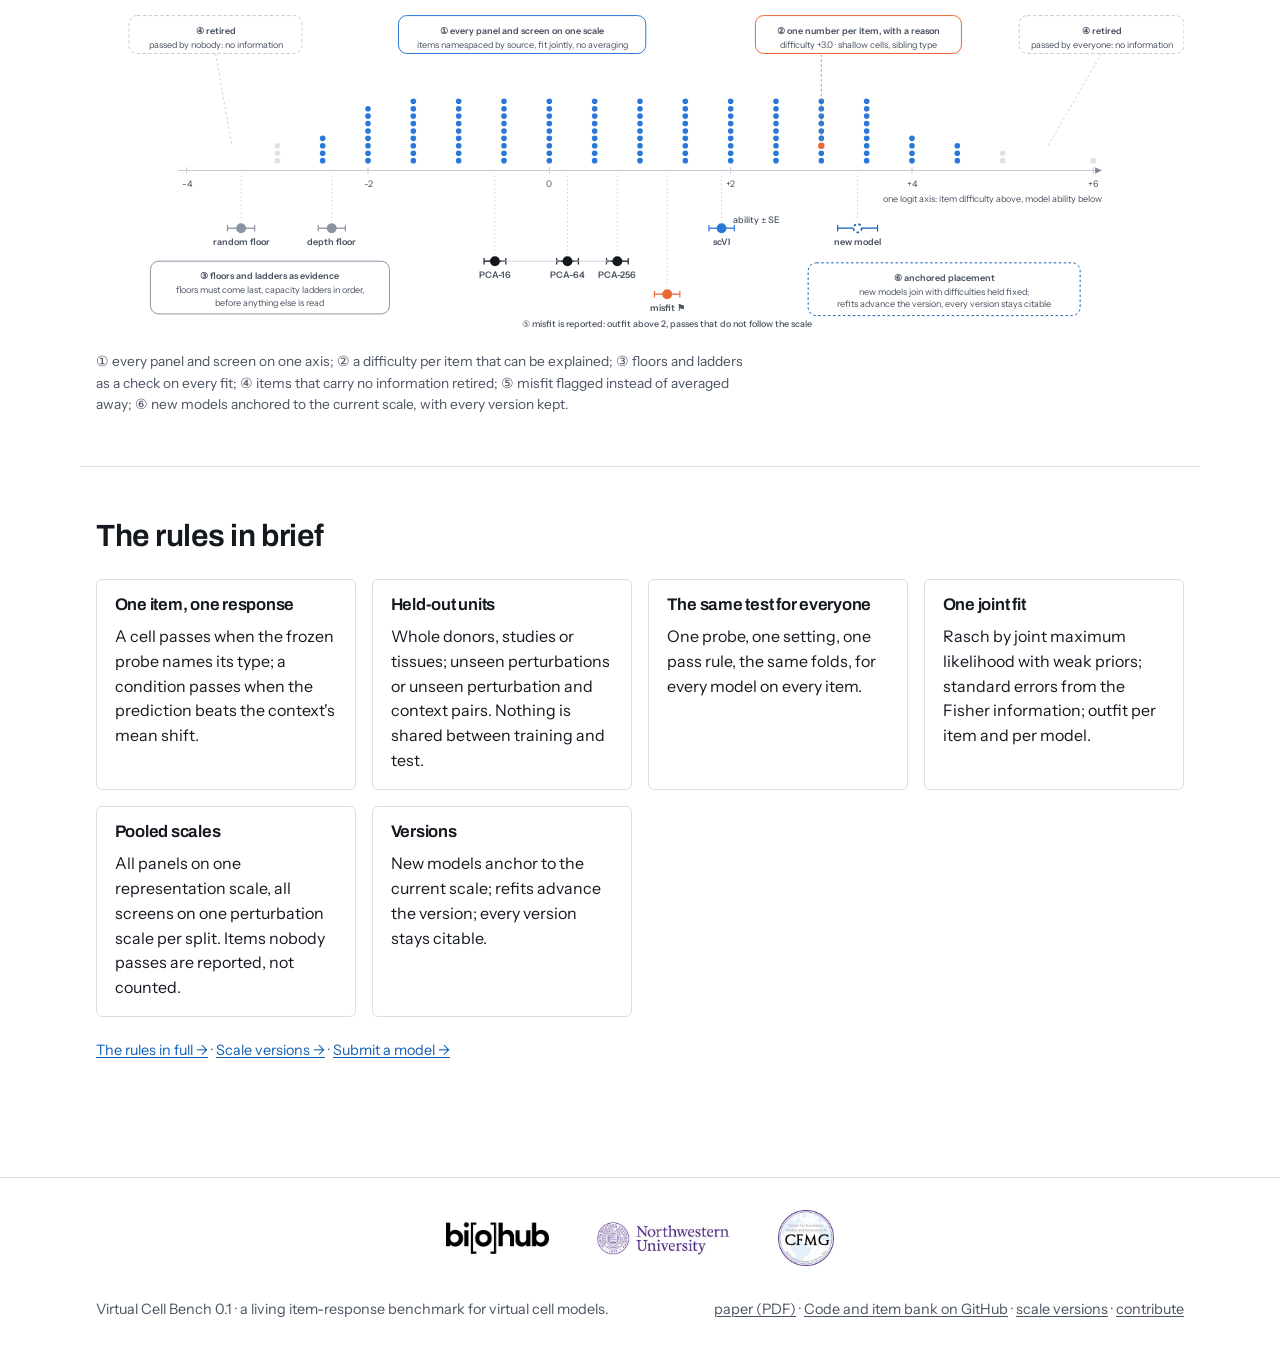
<file: how/index.html>
<!doctype html>
<html lang="en">
<head>
<meta charset="utf-8">
<meta name="viewport" content="width=device-width, initial-scale=1, viewport-fit=cover">
<title>How it works · Virtual Cell Bench</title>
<meta name="description" content="Items, responses, the frozen probe, the mean-shift pass rule and the Rasch model behind the scale.">
<link rel="icon" href="data:image/svg+xml,%3Csvg xmlns='http://www.w3.org/2000/svg' viewBox='0 0 32 32'%3E%3Crect width='32' height='32' rx='7' fill='%2314181f'/%3E%3Crect x='14.5' y='5' width='3' height='22' rx='1.5' fill='%23fff'/%3E%3Crect x='6' y='20' width='7' height='2.4' rx='1.2' fill='%23fff' opacity='.6'/%3E%3Crect x='8' y='14' width='5' height='2.4' rx='1.2' fill='%23fff' opacity='.6'/%3E%3Crect x='10' y='8' width='3' height='2.4' rx='1.2' fill='%23fff' opacity='.6'/%3E%3Ccircle cx='22' cy='9' r='2.8' fill='%236ea8f0'/%3E%3Ccircle cx='22' cy='16' r='2.8' fill='%236ea8f0' opacity='.7'/%3E%3Ccircle cx='22' cy='23' r='2.8' fill='%236ea8f0' opacity='.4'/%3E%3C/svg%3E">
<link rel="preconnect" href="https://fonts.googleapis.com">
<link rel="preconnect" href="https://fonts.gstatic.com" crossorigin>
<link rel="stylesheet" href="https://fonts.googleapis.com/css2?family=Archivo:wdth,wght@62..125,400..800&family=Instrument+Sans:wght@400;500;600&family=IBM+Plex+Mono:wght@400;500&display=swap">
<link rel="stylesheet" href="../assets/site.css?v=d2bcbd62cb">
<script type="module" src="../assets/app.js?v=d2bcbd62cb"></script>
</head>
<body data-page="how" data-base="../">
<div id="nav"></div>
<main>
  <header class="wrap page-head">
    <p class="kicker">How it works</p>
    <h1>Why a scale, not a leaderboard</h1>
    <p>An accuracy score is a property of the test as much as of the model. Virtual Cell Bench fits item response theory instead: every item gets a difficulty, every model an ability, on one scale, with error bars.</p>
  </header>

  <section class="wrap section tight">
    <div class="head"><h2>What an accuracy leaderboard cannot do</h2></div>
    <div class="why4">
      <div class="fig"><h3>The score belongs to the test</h3>
        <svg viewBox="0 0 560 210" role="img" aria-label="The same model gets accuracy 0.89 on a curated atlas and 0.39 on a scBaseCount lung panel; on the scale the atlas items sit at low difficulty, the lung items at high difficulty, and the model keeps one ability." style="width:100%;height:auto;display:block" font-family="var(--body)">
<defs><marker id="t1a" viewBox="0 0 10 10" refX="9" refY="5" markerWidth="7" markerHeight="7" orient="auto-start-reverse"><path d="M1 1 L9 5 L1 9 z" fill="var(--fg-3)"/></marker></defs>
<text x="20" y="24" text-anchor="start" font-size="12" fill="var(--fg-3)" font-weight="600" letter-spacing="0.06em">Accuracy</text>
<rect x="20" y="36" width="92" height="24" rx="6" fill="var(--bg-3)" stroke="var(--line)" stroke-width="1.2"/>
<text x="66" y="52" text-anchor="middle" font-size="11.5" fill="var(--fg)" font-weight="600">one model</text>
<text x="20" y="84" text-anchor="start" font-size="11.5" fill="var(--fg-2)">curated atlas</text>
<rect x="20" y="90" width="200" height="12" rx="4" fill="var(--bg-3)" stroke="none" stroke-width="1.2"/>
<rect x="20" y="90" width="178.0" height="12" rx="4" fill="var(--s1)" stroke="none" stroke-width="1.2"/>
<text x="226" y="100" text-anchor="start" font-size="12" fill="var(--fg)" font-weight="600">0.89</text>
<text x="20" y="128" text-anchor="start" font-size="11.5" fill="var(--fg-2)">scBaseCount lung</text>
<rect x="20" y="134" width="200" height="12" rx="4" fill="var(--bg-3)" stroke="none" stroke-width="1.2"/>
<rect x="20" y="134" width="78.0" height="12" rx="4" fill="var(--s2)" stroke="none" stroke-width="1.2"/>
<text x="226" y="144" text-anchor="start" font-size="12" fill="var(--fg)" font-weight="600">0.39</text>
<text x="20" y="200" text-anchor="start" font-size="11.5" fill="var(--fg-3)">Two tests, two numbers, one model.</text>
<line x1="262" y1="20" x2="262" y2="205" stroke="var(--line)" stroke-width="1"/>
<text x="290" y="24" text-anchor="start" font-size="12" fill="var(--fg-3)" font-weight="600" letter-spacing="0.06em">The scale</text>
<line x1="290" y1="118" x2="540" y2="118" stroke="var(--line-2)" stroke-width="1.2" marker-end="url(#t1a)"/>
<text x="540" y="134" text-anchor="end" font-size="11" fill="var(--fg-3)">difficulty →</text>
<circle cx="351.5" cy="90.5" r="2.6" fill="var(--s1)" stroke="none" stroke-width="1.5" opacity="0.75"/>
<circle cx="335.1" cy="94.1" r="2.6" fill="var(--s1)" stroke="none" stroke-width="1.5" opacity="0.75"/>
<circle cx="345.9" cy="104.3" r="2.6" fill="var(--s1)" stroke="none" stroke-width="1.5" opacity="0.75"/>
<circle cx="380.4" cy="105.8" r="2.6" fill="var(--s1)" stroke="none" stroke-width="1.5" opacity="0.75"/>
<circle cx="349.3" cy="97.8" r="2.6" fill="var(--s1)" stroke="none" stroke-width="1.5" opacity="0.75"/>
<circle cx="368.0" cy="107.6" r="2.6" fill="var(--s1)" stroke="none" stroke-width="1.5" opacity="0.75"/>
<circle cx="359.4" cy="94.4" r="2.6" fill="var(--s1)" stroke="none" stroke-width="1.5" opacity="0.75"/>
<circle cx="344.1" cy="101.9" r="2.6" fill="var(--s1)" stroke="none" stroke-width="1.5" opacity="0.75"/>
<circle cx="328.7" cy="86.9" r="2.6" fill="var(--s1)" stroke="none" stroke-width="1.5" opacity="0.75"/>
<circle cx="324.0" cy="104.7" r="2.6" fill="var(--s1)" stroke="none" stroke-width="1.5" opacity="0.75"/>
<circle cx="347.2" cy="103.5" r="2.6" fill="var(--s1)" stroke="none" stroke-width="1.5" opacity="0.75"/>
<circle cx="351.1" cy="89.3" r="2.6" fill="var(--s1)" stroke="none" stroke-width="1.5" opacity="0.75"/>
<circle cx="348.7" cy="104.7" r="2.6" fill="var(--s1)" stroke="none" stroke-width="1.5" opacity="0.75"/>
<circle cx="362.0" cy="96.2" r="2.6" fill="var(--s1)" stroke="none" stroke-width="1.5" opacity="0.75"/>
<circle cx="343.6" cy="79.8" r="2.6" fill="var(--s1)" stroke="none" stroke-width="1.5" opacity="0.75"/>
<circle cx="341.9" cy="77.2" r="2.6" fill="var(--s1)" stroke="none" stroke-width="1.5" opacity="0.75"/>
<circle cx="327.3" cy="92.6" r="2.6" fill="var(--s1)" stroke="none" stroke-width="1.5" opacity="0.75"/>
<circle cx="314.8" cy="96.8" r="2.6" fill="var(--s1)" stroke="none" stroke-width="1.5" opacity="0.75"/>
<circle cx="355.2" cy="103.6" r="2.6" fill="var(--s1)" stroke="none" stroke-width="1.5" opacity="0.75"/>
<circle cx="357.3" cy="100.6" r="2.6" fill="var(--s1)" stroke="none" stroke-width="1.5" opacity="0.75"/>
<circle cx="366.7" cy="104.8" r="2.6" fill="var(--s1)" stroke="none" stroke-width="1.5" opacity="0.75"/>
<circle cx="340.5" cy="99.5" r="2.6" fill="var(--s1)" stroke="none" stroke-width="1.5" opacity="0.75"/>
<circle cx="334.2" cy="107.4" r="2.6" fill="var(--s1)" stroke="none" stroke-width="1.5" opacity="0.75"/>
<circle cx="337.4" cy="93.0" r="2.6" fill="var(--s1)" stroke="none" stroke-width="1.5" opacity="0.75"/>
<circle cx="320.1" cy="92.7" r="2.6" fill="var(--s1)" stroke="none" stroke-width="1.5" opacity="0.75"/>
<circle cx="334.7" cy="78.7" r="2.6" fill="var(--s1)" stroke="none" stroke-width="1.5" opacity="0.75"/>
<text x="350" y="60" text-anchor="middle" font-size="11" fill="var(--s1)" font-weight="600">atlas items</text>
<circle cx="510.4" cy="74.3" r="2.6" fill="var(--s2)" stroke="none" stroke-width="1.5" opacity="0.75"/>
<circle cx="475.5" cy="100.6" r="2.6" fill="var(--s2)" stroke="none" stroke-width="1.5" opacity="0.75"/>
<circle cx="506.5" cy="80.2" r="2.6" fill="var(--s2)" stroke="none" stroke-width="1.5" opacity="0.75"/>
<circle cx="497.1" cy="97.8" r="2.6" fill="var(--s2)" stroke="none" stroke-width="1.5" opacity="0.75"/>
<circle cx="477.5" cy="98.6" r="2.6" fill="var(--s2)" stroke="none" stroke-width="1.5" opacity="0.75"/>
<circle cx="490.2" cy="92.1" r="2.6" fill="var(--s2)" stroke="none" stroke-width="1.5" opacity="0.75"/>
<circle cx="478.7" cy="103.1" r="2.6" fill="var(--s2)" stroke="none" stroke-width="1.5" opacity="0.75"/>
<circle cx="509.4" cy="74.3" r="2.6" fill="var(--s2)" stroke="none" stroke-width="1.5" opacity="0.75"/>
<circle cx="504.4" cy="94.7" r="2.6" fill="var(--s2)" stroke="none" stroke-width="1.5" opacity="0.75"/>
<circle cx="472.3" cy="103.7" r="2.6" fill="var(--s2)" stroke="none" stroke-width="1.5" opacity="0.75"/>
<circle cx="472.5" cy="84.9" r="2.6" fill="var(--s2)" stroke="none" stroke-width="1.5" opacity="0.75"/>
<circle cx="483.4" cy="105.0" r="2.6" fill="var(--s2)" stroke="none" stroke-width="1.5" opacity="0.75"/>
<circle cx="476.4" cy="105.2" r="2.6" fill="var(--s2)" stroke="none" stroke-width="1.5" opacity="0.75"/>
<circle cx="477.2" cy="95.7" r="2.6" fill="var(--s2)" stroke="none" stroke-width="1.5" opacity="0.75"/>
<circle cx="512.9" cy="81.2" r="2.6" fill="var(--s2)" stroke="none" stroke-width="1.5" opacity="0.75"/>
<circle cx="422.3" cy="106.3" r="2.6" fill="var(--s2)" stroke="none" stroke-width="1.5" opacity="0.75"/>
<circle cx="477.7" cy="102.8" r="2.6" fill="var(--s2)" stroke="none" stroke-width="1.5" opacity="0.75"/>
<circle cx="476.7" cy="105.9" r="2.6" fill="var(--s2)" stroke="none" stroke-width="1.5" opacity="0.75"/>
<circle cx="485.3" cy="94.4" r="2.6" fill="var(--s2)" stroke="none" stroke-width="1.5" opacity="0.75"/>
<circle cx="472.8" cy="102.8" r="2.6" fill="var(--s2)" stroke="none" stroke-width="1.5" opacity="0.75"/>
<circle cx="511.0" cy="100.6" r="2.6" fill="var(--s2)" stroke="none" stroke-width="1.5" opacity="0.75"/>
<circle cx="464.2" cy="75.5" r="2.6" fill="var(--s2)" stroke="none" stroke-width="1.5" opacity="0.75"/>
<circle cx="492.4" cy="99.8" r="2.6" fill="var(--s2)" stroke="none" stroke-width="1.5" opacity="0.75"/>
<circle cx="461.2" cy="103.8" r="2.6" fill="var(--s2)" stroke="none" stroke-width="1.5" opacity="0.75"/>
<circle cx="466.7" cy="93.2" r="2.6" fill="var(--s2)" stroke="none" stroke-width="1.5" opacity="0.75"/>
<circle cx="459.3" cy="100.9" r="2.6" fill="var(--s2)" stroke="none" stroke-width="1.5" opacity="0.75"/>
<text x="480" y="60" text-anchor="middle" font-size="11" fill="var(--s2)" font-weight="600">lung items</text>
<line x1="415" y1="124" x2="415" y2="152" stroke="var(--fg)" stroke-width="2"/>
<circle cx="415" cy="156" r="5" fill="var(--fg)" stroke="none" stroke-width="1.5"/>
<text x="415" y="176" text-anchor="middle" font-size="11.5" fill="var(--fg)" font-weight="600">one ability</text>
<text x="290" y="200" text-anchor="start" font-size="11.5" fill="var(--fg-3)">Items spread out; the model does not move.</text>
</svg>
        <p class="sub">Accuracy averages items as if they were interchangeable, so the number follows the panel. The scale gives the items a difficulty and the model one ability.</p></div>
      <div class="fig"><h3>Every change resets the history</h3>
        <svg viewBox="0 0 560 210" role="img" aria-label="Over four versions, an accuracy score jumps at each added panel or model while an anchored ability keeps its value and its error bar." style="width:100%;height:auto;display:block" font-family="var(--body)">
<defs><marker id="t2a" viewBox="0 0 10 10" refX="9" refY="5" markerWidth="7" markerHeight="7" orient="auto-start-reverse"><path d="M1 1 L9 5 L1 9 z" fill="var(--fg-3)"/></marker></defs>
<text x="20" y="24" text-anchor="start" font-size="12" fill="var(--fg-3)" font-weight="600" letter-spacing="0.06em">Accuracy</text>
<line x1="70" y1="55.199999999999996" x2="192" y2="55.199999999999996" stroke="var(--s2)" stroke-width="2"/>
<line x1="192" y1="55.199999999999996" x2="192" y2="65.28" stroke="var(--s2)" stroke-width="1.2" stroke-dasharray="3 3"/>
<line x1="200" y1="65.28" x2="322" y2="65.28" stroke="var(--s2)" stroke-width="2"/>
<line x1="322" y1="65.28" x2="322" y2="60.24" stroke="var(--s2)" stroke-width="1.2" stroke-dasharray="3 3"/>
<line x1="330" y1="60.24" x2="452" y2="60.24" stroke="var(--s2)" stroke-width="2"/>
<line x1="452" y1="60.24" x2="452" y2="69.19999999999999" stroke="var(--s2)" stroke-width="1.2" stroke-dasharray="3 3"/>
<line x1="460" y1="69.19999999999999" x2="540" y2="69.19999999999999" stroke="var(--s2)" stroke-width="2"/>
<circle cx="70" cy="55.199999999999996" r="3.5" fill="var(--s2)" stroke="none" stroke-width="1.5"/>
<text x="74" y="48.199999999999996" text-anchor="start" font-size="10.5" fill="var(--s2)" font-weight="600">0.80</text>
<circle cx="200" cy="65.28" r="3.5" fill="var(--s2)" stroke="none" stroke-width="1.5"/>
<text x="204" y="58.28" text-anchor="start" font-size="10.5" fill="var(--s2)" font-weight="600">0.62</text>
<circle cx="330" cy="60.24" r="3.5" fill="var(--s2)" stroke="none" stroke-width="1.5"/>
<text x="334" y="53.24" text-anchor="start" font-size="10.5" fill="var(--s2)" font-weight="600">0.71</text>
<circle cx="460" cy="69.19999999999999" r="3.5" fill="var(--s2)" stroke="none" stroke-width="1.5"/>
<text x="464" y="62.19999999999999" text-anchor="start" font-size="10.5" fill="var(--s2)" font-weight="600">0.55</text>
<text x="540" y="34" text-anchor="end" font-size="11" fill="var(--s2)" font-weight="600">moves at every change</text>
<text x="20" y="128" text-anchor="start" font-size="12" fill="var(--fg-3)" font-weight="600" letter-spacing="0.06em">Ability on anchored scales</text>
<line x1="50" y1="158" x2="540" y2="158" stroke="var(--s1)" stroke-width="2"/>
<line x1="70" y1="151" x2="70" y2="165" stroke="var(--s1)" stroke-width="1.4"/>
<line x1="66" y1="151" x2="74" y2="151" stroke="var(--s1)" stroke-width="1.4"/>
<line x1="66" y1="165" x2="74" y2="165" stroke="var(--s1)" stroke-width="1.4"/>
<circle cx="70" cy="158" r="3.5" fill="var(--s1)" stroke="none" stroke-width="1.5"/>
<line x1="200" y1="151" x2="200" y2="165" stroke="var(--s1)" stroke-width="1.4"/>
<line x1="196" y1="151" x2="204" y2="151" stroke="var(--s1)" stroke-width="1.4"/>
<line x1="196" y1="165" x2="204" y2="165" stroke="var(--s1)" stroke-width="1.4"/>
<circle cx="200" cy="158" r="3.5" fill="var(--s1)" stroke="none" stroke-width="1.5"/>
<line x1="330" y1="151" x2="330" y2="165" stroke="var(--s1)" stroke-width="1.4"/>
<line x1="326" y1="151" x2="334" y2="151" stroke="var(--s1)" stroke-width="1.4"/>
<line x1="326" y1="165" x2="334" y2="165" stroke="var(--s1)" stroke-width="1.4"/>
<circle cx="330" cy="158" r="3.5" fill="var(--s1)" stroke="none" stroke-width="1.5"/>
<line x1="460" y1="151" x2="460" y2="165" stroke="var(--s1)" stroke-width="1.4"/>
<line x1="456" y1="151" x2="464" y2="151" stroke="var(--s1)" stroke-width="1.4"/>
<line x1="456" y1="165" x2="464" y2="165" stroke="var(--s1)" stroke-width="1.4"/>
<circle cx="460" cy="158" r="3.5" fill="var(--s1)" stroke="none" stroke-width="1.5"/>
<text x="540" y="148" text-anchor="end" font-size="11" fill="var(--s1)" font-weight="600">stays comparable</text>
<line x1="50" y1="182" x2="540" y2="182" stroke="var(--line-2)" stroke-width="1" marker-end="url(#t2a)"/>
<line x1="70" y1="179" x2="70" y2="185" stroke="var(--line-2)" stroke-width="1"/>
<text x="70" y="197" text-anchor="middle" font-size="10.5" fill="var(--fg-3)">v0</text>
<line x1="200" y1="179" x2="200" y2="185" stroke="var(--line-2)" stroke-width="1"/>
<text x="200" y="197" text-anchor="middle" font-size="10.5" fill="var(--fg-3)">v1: +8 panels</text>
<line x1="330" y1="179" x2="330" y2="185" stroke="var(--line-2)" stroke-width="1"/>
<text x="330" y="197" text-anchor="middle" font-size="10.5" fill="var(--fg-3)">v2: +scBaseCount</text>
<line x1="460" y1="179" x2="460" y2="185" stroke="var(--line-2)" stroke-width="1"/>
<text x="460" y="197" text-anchor="middle" font-size="10.5" fill="var(--fg-3)">v3: +hard model</text>
</svg>
        <p class="sub">Add a panel or a stronger model and every accuracy moves. Anchored difficulties keep earlier abilities valid while the bank grows.</p></div>
      <div class="fig"><h3>Its error bar is not an error bar</h3>
        <svg viewBox="0 0 560 210" role="img" aria-label="Items near a model's ability carry the most information about it; items far above or below carry none, so error bars come from the informative items and a few hundred of them place a model." style="width:100%;height:auto;display:block" font-family="var(--body)">
<defs><marker id="t3a" viewBox="0 0 10 10" refX="9" refY="5" markerWidth="7" markerHeight="7" orient="auto-start-reverse"><path d="M1 1 L9 5 L1 9 z" fill="var(--fg-3)"/></marker></defs>
<path d="M40,150.0 L45,150.0 L50,150.0 L55,150.0 L60,150.0 L65,150.0 L70,150.0 L75,150.0 L80,149.9 L85,149.9 L90,149.9 L95,149.8 L100,149.8 L105,149.7 L110,149.6 L115,149.4 L120,149.2 L125,149.0 L130,148.7 L135,148.3 L140,147.8 L145,147.2 L150,146.4 L155,145.5 L160,144.4 L165,143.0 L170,141.5 L175,139.7 L180,137.5 L185,135.1 L190,132.4 L195,129.3 L200,125.9 L205,122.1 L210,118.1 L215,113.7 L220,109.1 L225,104.2 L230,99.3 L235,94.2 L240,89.1 L245,84.2 L250,79.4 L255,74.9 L260,70.7 L265,67.0 L270,63.9 L275,61.4 L280,59.5 L285,58.4 L290,58.0 L295,58.4 L300,59.5 L305,61.4 L310,63.9 L315,67.0 L320,70.7 L325,74.9 L330,79.4 L335,84.2 L340,89.1 L345,94.2 L350,99.3 L355,104.2 L360,109.1 L365,113.7 L370,118.1 L375,122.1 L380,125.9 L385,129.3 L390,132.4 L395,135.1 L400,137.5 L405,139.7 L410,141.5 L415,143.0 L420,144.4 L425,145.5 L430,146.4 L435,147.2 L440,147.8 L445,148.3 L450,148.7 L455,149.0 L460,149.2 L465,149.4 L470,149.6 L475,149.7 L480,149.8 L485,149.8 L490,149.9 L495,149.9 L500,149.9 L505,150.0 L510,150.0 L515,150.0 L520,150.0 L525,150.0 L530,150.0 L535,150.0 L540,150.0" fill="var(--accent-soft)" stroke="var(--accent)" stroke-width="1.8" opacity="0.9"/>
<line x1="40" y1="150" x2="540" y2="150" stroke="var(--line-2)" stroke-width="1.2" marker-end="url(#t3a)"/>
<text x="540" y="166" text-anchor="end" font-size="11" fill="var(--fg-3)">item difficulty →</text>
<line x1="48.0" y1="145" x2="48.0" y2="150" stroke="var(--line-2)" stroke-width="1.2"/>
<line x1="58.4" y1="145" x2="58.4" y2="150" stroke="var(--line-2)" stroke-width="1.2"/>
<line x1="68.8" y1="145" x2="68.8" y2="150" stroke="var(--line-2)" stroke-width="1.2"/>
<line x1="79.2" y1="145" x2="79.2" y2="150" stroke="var(--line-2)" stroke-width="1.2"/>
<line x1="89.6" y1="145" x2="89.6" y2="150" stroke="var(--line-2)" stroke-width="1.2"/>
<line x1="100.0" y1="145" x2="100.0" y2="150" stroke="var(--line-2)" stroke-width="1.2"/>
<line x1="110.4" y1="145" x2="110.4" y2="150" stroke="var(--line-2)" stroke-width="1.2"/>
<line x1="120.8" y1="145" x2="120.8" y2="150" stroke="var(--line-2)" stroke-width="1.2"/>
<line x1="131.2" y1="145" x2="131.2" y2="150" stroke="var(--line-2)" stroke-width="1.2"/>
<line x1="141.6" y1="145" x2="141.6" y2="150" stroke="var(--line-2)" stroke-width="1.2"/>
<line x1="152.0" y1="145" x2="152.0" y2="150" stroke="var(--line-2)" stroke-width="1.2"/>
<line x1="162.4" y1="145" x2="162.4" y2="150" stroke="var(--line-2)" stroke-width="1.2"/>
<line x1="172.8" y1="145" x2="172.8" y2="150" stroke="var(--line-2)" stroke-width="1.2"/>
<line x1="183.2" y1="145" x2="183.2" y2="150" stroke="var(--line-2)" stroke-width="1.2"/>
<line x1="193.6" y1="145" x2="193.6" y2="150" stroke="var(--line-2)" stroke-width="1.2"/>
<line x1="204.0" y1="145" x2="204.0" y2="150" stroke="var(--line-2)" stroke-width="1.2"/>
<line x1="214.4" y1="141" x2="214.4" y2="150" stroke="var(--s1)" stroke-width="2"/>
<line x1="224.8" y1="141" x2="224.8" y2="150" stroke="var(--s1)" stroke-width="2"/>
<line x1="235.2" y1="141" x2="235.2" y2="150" stroke="var(--s1)" stroke-width="2"/>
<line x1="245.6" y1="141" x2="245.6" y2="150" stroke="var(--s1)" stroke-width="2"/>
<line x1="256.0" y1="141" x2="256.0" y2="150" stroke="var(--s1)" stroke-width="2"/>
<line x1="266.4" y1="141" x2="266.4" y2="150" stroke="var(--s1)" stroke-width="2"/>
<line x1="276.8" y1="141" x2="276.8" y2="150" stroke="var(--s1)" stroke-width="2"/>
<line x1="287.2" y1="141" x2="287.2" y2="150" stroke="var(--s1)" stroke-width="2"/>
<line x1="297.6" y1="141" x2="297.6" y2="150" stroke="var(--s1)" stroke-width="2"/>
<line x1="308.0" y1="141" x2="308.0" y2="150" stroke="var(--s1)" stroke-width="2"/>
<line x1="318.4" y1="141" x2="318.4" y2="150" stroke="var(--s1)" stroke-width="2"/>
<line x1="328.8" y1="141" x2="328.8" y2="150" stroke="var(--s1)" stroke-width="2"/>
<line x1="339.2" y1="141" x2="339.2" y2="150" stroke="var(--s1)" stroke-width="2"/>
<line x1="349.6" y1="141" x2="349.6" y2="150" stroke="var(--s1)" stroke-width="2"/>
<line x1="360.0" y1="141" x2="360.0" y2="150" stroke="var(--s1)" stroke-width="2"/>
<line x1="370.4" y1="141" x2="370.4" y2="150" stroke="var(--s1)" stroke-width="2"/>
<line x1="380.8" y1="145" x2="380.8" y2="150" stroke="var(--line-2)" stroke-width="1.2"/>
<line x1="391.2" y1="145" x2="391.2" y2="150" stroke="var(--line-2)" stroke-width="1.2"/>
<line x1="401.6" y1="145" x2="401.6" y2="150" stroke="var(--line-2)" stroke-width="1.2"/>
<line x1="412.0" y1="145" x2="412.0" y2="150" stroke="var(--line-2)" stroke-width="1.2"/>
<line x1="422.4" y1="145" x2="422.4" y2="150" stroke="var(--line-2)" stroke-width="1.2"/>
<line x1="432.8" y1="145" x2="432.8" y2="150" stroke="var(--line-2)" stroke-width="1.2"/>
<line x1="443.2" y1="145" x2="443.2" y2="150" stroke="var(--line-2)" stroke-width="1.2"/>
<line x1="453.6" y1="145" x2="453.6" y2="150" stroke="var(--line-2)" stroke-width="1.2"/>
<line x1="464.0" y1="145" x2="464.0" y2="150" stroke="var(--line-2)" stroke-width="1.2"/>
<line x1="474.4" y1="145" x2="474.4" y2="150" stroke="var(--line-2)" stroke-width="1.2"/>
<line x1="484.8" y1="145" x2="484.8" y2="150" stroke="var(--line-2)" stroke-width="1.2"/>
<line x1="495.2" y1="145" x2="495.2" y2="150" stroke="var(--line-2)" stroke-width="1.2"/>
<line x1="505.6" y1="145" x2="505.6" y2="150" stroke="var(--line-2)" stroke-width="1.2"/>
<line x1="516.0" y1="145" x2="516.0" y2="150" stroke="var(--line-2)" stroke-width="1.2"/>
<line x1="526.4" y1="145" x2="526.4" y2="150" stroke="var(--line-2)" stroke-width="1.2"/>
<line x1="536.8" y1="145" x2="536.8" y2="150" stroke="var(--line-2)" stroke-width="1.2"/>
<line x1="290" y1="154" x2="290" y2="176" stroke="var(--fg)" stroke-width="2"/>
<circle cx="290" cy="180" r="5" fill="var(--fg)" stroke="none" stroke-width="1.5"/>
<text x="300" y="184" text-anchor="start" font-size="11.5" fill="var(--fg)" font-weight="600">a model</text>
<text x="290" y="42" text-anchor="middle" font-size="11.5" fill="var(--accent)" font-weight="600">information an item carries</text>
<text x="95" y="118" text-anchor="middle" font-size="10.5" fill="var(--fg-3)">everyone passes:</text>
<text x="95" y="131" text-anchor="middle" font-size="10.5" fill="var(--fg-3)">tells nothing</text>
<text x="488" y="118" text-anchor="middle" font-size="10.5" fill="var(--fg-3)">nobody passes:</text>
<text x="488" y="131" text-anchor="middle" font-size="10.5" fill="var(--fg-3)">tells nothing</text>
<text x="20" y="200" text-anchor="start" font-size="11.5" fill="var(--fg-3)">A few hundred items near a model place it; far-off items only add noise.</text>
</svg>
        <p class="sub">Only items near a model's ability can tell it from its neighbours. The fit knows which those are, and a few hundred of them are enough to place a model.</p></div>
      <div class="fig"><h3>It cannot say why</h3>
        <svg viewBox="0 0 560 210" role="img" aria-label="An accuracy of 0.61 cannot say why; on the scale each item has a difficulty, and a hard item's difficulty can be correlated with shallow cells, noisy labels, sibling types or rare training support." style="width:100%;height:auto;display:block" font-family="var(--body)">
<defs><marker id="t4a" viewBox="0 0 10 10" refX="9" refY="5" markerWidth="7" markerHeight="7" orient="auto-start-reverse"><path d="M1 1 L9 5 L1 9 z" fill="var(--fg-3)"/></marker></defs>
<text x="20" y="24" text-anchor="start" font-size="12" fill="var(--fg-3)" font-weight="600" letter-spacing="0.06em">Accuracy</text>
<text x="120" y="100" text-anchor="middle" font-size="42" fill="var(--fg)" font-weight="700" font-family="var(--mono)">0.61</text>
<text x="120" y="128" text-anchor="middle" font-size="12" fill="var(--fg-3)">low. why?</text>
<line x1="262" y1="20" x2="262" y2="205" stroke="var(--line)" stroke-width="1"/>
<text x="290" y="24" text-anchor="start" font-size="12" fill="var(--fg-3)" font-weight="600" letter-spacing="0.06em">The scale</text>
<rect x="360" y="82" width="120" height="46" rx="8" fill="var(--bg-2)" stroke="var(--s2)" stroke-width="1.6"/>
<text x="420.0" y="101" text-anchor="middle" font-size="11.5" fill="var(--fg)" font-weight="600">one hard item</text>
<text x="420.0" y="118" text-anchor="middle" font-size="11" fill="var(--s2)" font-weight="600">difficulty +2.4</text>
<text x="292" y="54" text-anchor="start" font-size="11" fill="var(--fg-2)" font-weight="500">shallow cell</text>
<line x1="326" y1="60" x2="360" y2="88" stroke="var(--line-2)" stroke-width="1" marker-end="url(#t4a)"/>
<text x="548" y="54" text-anchor="end" font-size="11" fill="var(--fg-2)" font-weight="500">noisy label</text>
<line x1="514" y1="60" x2="480" y2="88" stroke="var(--line-2)" stroke-width="1" marker-end="url(#t4a)"/>
<text x="292" y="168" text-anchor="start" font-size="11" fill="var(--fg-2)" font-weight="500">sibling type</text>
<line x1="326" y1="156" x2="360" y2="124" stroke="var(--line-2)" stroke-width="1" marker-end="url(#t4a)"/>
<text x="548" y="168" text-anchor="end" font-size="11" fill="var(--fg-2)" font-weight="500">rare in training</text>
<line x1="514" y1="156" x2="480" y2="124" stroke="var(--line-2)" stroke-width="1" marker-end="url(#t4a)"/>
<text x="290" y="200" text-anchor="start" font-size="11.2" fill="var(--fg-3)">One number per item, correlated with a reason.</text>
</svg>
        <p class="sub">A low score hides whether the items were unanswerable, the labels wrong, or the model weak. A difficulty per item can be <a href="../anatomy/">correlated with a reason</a>.</p></div>
    </div>
    <div class="grid cols-2" style="margin-top:1rem">
      <div class="fig"><h3>The same model, fourteen tests</h3><p class="sub" id="how-acc-sub"></p><div id="how-acc"></div></div>
      <div class="fig"><h3>What the fit estimates</h3><p class="sub">A pass is a logistic function of ability minus difficulty: a coin flip at equal values, 73% one logit above, 88% two logits above. Every item and every model sits on that one curve.</p>
        <svg viewBox="0 0 520 300" role="img" aria-label="Item characteristic curves: probability of a pass against a model's ability, for an easy and a hard item; the curves have the same shape and differ only in position, which is the item's difficulty." style="width:100%;height:auto;display:block">
          <defs><marker id="icc-arrow" viewBox="0 0 10 10" refX="9" refY="5" markerWidth="7" markerHeight="7" orient="auto"><path d="M1 1 L9 5 L1 9 z" fill="var(--fg-3)"/></marker></defs>
          <line x1="60" y1="240" x2="500" y2="240" stroke="var(--line-2)" marker-end="url(#icc-arrow)"/><line x1="60" y1="240" x2="60" y2="30" stroke="var(--line-2)" marker-end="url(#icc-arrow)"/>
          <text x="500" y="262" text-anchor="end" font-size="12" fill="var(--fg-3)">model ability (logits)</text>
          <text x="52" y="44" text-anchor="end" font-size="12" fill="var(--fg-3)">1</text><text x="52" y="139" text-anchor="end" font-size="12" fill="var(--fg-3)">½</text><text x="52" y="244" text-anchor="end" font-size="12" fill="var(--fg-3)">0</text>
          <text x="20" y="150" text-anchor="middle" font-size="12" fill="var(--fg-3)" transform="rotate(-90 20 150)">P(pass)</text>
          <line x1="60" y1="135" x2="480" y2="135" stroke="var(--line)" stroke-dasharray="3 4"/>
          <path d="M60 236 C150 236 170 200 210 135 S270 44 360 40 L480 40" fill="none" stroke="var(--s1)" stroke-width="2.4"/>
          <path d="M60 239 C230 239 250 222 300 135 S360 44 440 40 L480 40" fill="none" stroke="var(--s2)" stroke-width="2.4"/>
          <line x1="210" y1="135" x2="210" y2="240" stroke="var(--s1)" stroke-dasharray="3 3"/><line x1="300" y1="135" x2="300" y2="240" stroke="var(--s2)" stroke-dasharray="3 3"/>
          <circle cx="210" cy="135" r="4" fill="var(--bg-2)" stroke="var(--s1)" stroke-width="2"/><circle cx="300" cy="135" r="4" fill="var(--bg-2)" stroke="var(--s2)" stroke-width="2"/>
          <text x="210" y="258" text-anchor="middle" font-size="12" fill="var(--s1)">easy item</text><text x="300" y="258" text-anchor="middle" font-size="12" fill="var(--s2)">hard item</text>
          <text x="478" y="124" text-anchor="end" font-size="11.5" fill="var(--fg-2)">difficulty = where the curve crosses ½</text>
          <line x1="255" y1="200" x2="255" y2="240" stroke="var(--fg)" stroke-width="2"/><circle cx="255" cy="200" r="4.5" fill="var(--fg)"/>
          <text x="255" y="190" text-anchor="middle" font-size="12" fill="var(--fg)">a model</text>
        </svg>
      </div>
    </div>
  </section>

  <section class="wrap section">
    <div class="head"><h2>What the scale gives instead</h2></div>
    <figure class="scene">
      <svg class="scene-svg" viewBox="0 0 1320 440" role="img" aria-label="An annotated scale: items from every panel and screen sit on one logit axis by difficulty, each with a reason; items passed by nobody or everyone are retired; models sit on the same axis with standard errors; floors must be last and ladders in order; misfit is flagged; new models are anchored with difficulties held fixed and every version is kept." style="width:100%;height:auto;display:block" font-family="var(--body)">
<defs><marker id="sc-a" viewBox="0 0 10 10" refX="9" refY="5" markerWidth="7" markerHeight="7" orient="auto-start-reverse"><path d="M1 1 L9 5 L1 9 z" fill="var(--fg-3)"/></marker></defs>
<line x1="100" y1="236" x2="1220" y2="236" stroke="var(--line-2)" stroke-width="1.4" marker-end="url(#sc-a)"/>
<line x1="110.0" y1="232" x2="110.0" y2="240" stroke="var(--line-2)" stroke-width="1.2"/>
<text x="110.0" y="256" text-anchor="middle" font-size="11" fill="var(--fg-3)" font-family="var(--mono)">-4</text>
<line x1="330.0" y1="232" x2="330.0" y2="240" stroke="var(--line-2)" stroke-width="1.2"/>
<text x="330.0" y="256" text-anchor="middle" font-size="11" fill="var(--fg-3)" font-family="var(--mono)">-2</text>
<line x1="550.0" y1="232" x2="550.0" y2="240" stroke="var(--line-2)" stroke-width="1.2"/>
<text x="550.0" y="256" text-anchor="middle" font-size="11" fill="var(--fg-3)" font-family="var(--mono)">0</text>
<line x1="770.0" y1="232" x2="770.0" y2="240" stroke="var(--line-2)" stroke-width="1.2"/>
<text x="770.0" y="256" text-anchor="middle" font-size="11" fill="var(--fg-3)" font-family="var(--mono)">+2</text>
<line x1="990.0" y1="232" x2="990.0" y2="240" stroke="var(--line-2)" stroke-width="1.2"/>
<text x="990.0" y="256" text-anchor="middle" font-size="11" fill="var(--fg-3)" font-family="var(--mono)">+4</text>
<line x1="1210.0" y1="232" x2="1210.0" y2="240" stroke="var(--line-2)" stroke-width="1.2"/>
<text x="1210.0" y="256" text-anchor="middle" font-size="11" fill="var(--fg-3)" font-family="var(--mono)">+6</text>
<text x="1220" y="274" text-anchor="end" font-size="11.5" fill="var(--fg-3)">one logit axis: item difficulty above, model ability below</text>
<circle cx="440.0" cy="224" r="3.4" fill="var(--s1)" stroke="none" stroke-width="1.5"/>
<circle cx="440.0" cy="215" r="3.4" fill="var(--s1)" stroke="none" stroke-width="1.5"/>
<circle cx="440.0" cy="206" r="3.4" fill="var(--s1)" stroke="none" stroke-width="1.5"/>
<circle cx="440.0" cy="197" r="3.4" fill="var(--s1)" stroke="none" stroke-width="1.5"/>
<circle cx="440.0" cy="188" r="3.4" fill="var(--s1)" stroke="none" stroke-width="1.5"/>
<circle cx="440.0" cy="179" r="3.4" fill="var(--s1)" stroke="none" stroke-width="1.5"/>
<circle cx="440.0" cy="170" r="3.4" fill="var(--s1)" stroke="none" stroke-width="1.5"/>
<circle cx="440.0" cy="161" r="3.4" fill="var(--s1)" stroke="none" stroke-width="1.5"/>
<circle cx="440.0" cy="152" r="3.4" fill="var(--s1)" stroke="none" stroke-width="1.5"/>
<circle cx="715.0" cy="224" r="3.4" fill="var(--s1)" stroke="none" stroke-width="1.5"/>
<circle cx="715.0" cy="215" r="3.4" fill="var(--s1)" stroke="none" stroke-width="1.5"/>
<circle cx="715.0" cy="206" r="3.4" fill="var(--s1)" stroke="none" stroke-width="1.5"/>
<circle cx="715.0" cy="197" r="3.4" fill="var(--s1)" stroke="none" stroke-width="1.5"/>
<circle cx="715.0" cy="188" r="3.4" fill="var(--s1)" stroke="none" stroke-width="1.5"/>
<circle cx="715.0" cy="179" r="3.4" fill="var(--s1)" stroke="none" stroke-width="1.5"/>
<circle cx="715.0" cy="170" r="3.4" fill="var(--s1)" stroke="none" stroke-width="1.5"/>
<circle cx="715.0" cy="161" r="3.4" fill="var(--s1)" stroke="none" stroke-width="1.5"/>
<circle cx="715.0" cy="152" r="3.4" fill="var(--s1)" stroke="none" stroke-width="1.5"/>
<circle cx="825.0" cy="224" r="3.4" fill="var(--s1)" stroke="none" stroke-width="1.5"/>
<circle cx="825.0" cy="215" r="3.4" fill="var(--s1)" stroke="none" stroke-width="1.5"/>
<circle cx="825.0" cy="206" r="3.4" fill="var(--s1)" stroke="none" stroke-width="1.5"/>
<circle cx="825.0" cy="197" r="3.4" fill="var(--s1)" stroke="none" stroke-width="1.5"/>
<circle cx="825.0" cy="188" r="3.4" fill="var(--s1)" stroke="none" stroke-width="1.5"/>
<circle cx="825.0" cy="179" r="3.4" fill="var(--s1)" stroke="none" stroke-width="1.5"/>
<circle cx="825.0" cy="170" r="3.4" fill="var(--s1)" stroke="none" stroke-width="1.5"/>
<circle cx="825.0" cy="161" r="3.4" fill="var(--s1)" stroke="none" stroke-width="1.5"/>
<circle cx="825.0" cy="152" r="3.4" fill="var(--s1)" stroke="none" stroke-width="1.5"/>
<circle cx="550.0" cy="224" r="3.4" fill="var(--s1)" stroke="none" stroke-width="1.5"/>
<circle cx="550.0" cy="215" r="3.4" fill="var(--s1)" stroke="none" stroke-width="1.5"/>
<circle cx="550.0" cy="206" r="3.4" fill="var(--s1)" stroke="none" stroke-width="1.5"/>
<circle cx="550.0" cy="197" r="3.4" fill="var(--s1)" stroke="none" stroke-width="1.5"/>
<circle cx="550.0" cy="188" r="3.4" fill="var(--s1)" stroke="none" stroke-width="1.5"/>
<circle cx="550.0" cy="179" r="3.4" fill="var(--s1)" stroke="none" stroke-width="1.5"/>
<circle cx="550.0" cy="170" r="3.4" fill="var(--s1)" stroke="none" stroke-width="1.5"/>
<circle cx="550.0" cy="161" r="3.4" fill="var(--s1)" stroke="none" stroke-width="1.5"/>
<circle cx="550.0" cy="152" r="3.4" fill="var(--s1)" stroke="none" stroke-width="1.5"/>
<circle cx="385.0" cy="224" r="3.4" fill="var(--s1)" stroke="none" stroke-width="1.5"/>
<circle cx="385.0" cy="215" r="3.4" fill="var(--s1)" stroke="none" stroke-width="1.5"/>
<circle cx="385.0" cy="206" r="3.4" fill="var(--s1)" stroke="none" stroke-width="1.5"/>
<circle cx="385.0" cy="197" r="3.4" fill="var(--s1)" stroke="none" stroke-width="1.5"/>
<circle cx="385.0" cy="188" r="3.4" fill="var(--s1)" stroke="none" stroke-width="1.5"/>
<circle cx="385.0" cy="179" r="3.4" fill="var(--s1)" stroke="none" stroke-width="1.5"/>
<circle cx="385.0" cy="170" r="3.4" fill="var(--s1)" stroke="none" stroke-width="1.5"/>
<circle cx="385.0" cy="161" r="3.4" fill="var(--s1)" stroke="none" stroke-width="1.5"/>
<circle cx="385.0" cy="152" r="3.4" fill="var(--s1)" stroke="none" stroke-width="1.5"/>
<circle cx="605.0" cy="224" r="3.4" fill="var(--s1)" stroke="none" stroke-width="1.5"/>
<circle cx="605.0" cy="215" r="3.4" fill="var(--s1)" stroke="none" stroke-width="1.5"/>
<circle cx="605.0" cy="206" r="3.4" fill="var(--s1)" stroke="none" stroke-width="1.5"/>
<circle cx="605.0" cy="197" r="3.4" fill="var(--s1)" stroke="none" stroke-width="1.5"/>
<circle cx="605.0" cy="188" r="3.4" fill="var(--s1)" stroke="none" stroke-width="1.5"/>
<circle cx="605.0" cy="179" r="3.4" fill="var(--s1)" stroke="none" stroke-width="1.5"/>
<circle cx="605.0" cy="170" r="3.4" fill="var(--s1)" stroke="none" stroke-width="1.5"/>
<circle cx="605.0" cy="161" r="3.4" fill="var(--s1)" stroke="none" stroke-width="1.5"/>
<circle cx="605.0" cy="152" r="3.4" fill="var(--s1)" stroke="none" stroke-width="1.5"/>
<circle cx="770.0" cy="224" r="3.4" fill="var(--s1)" stroke="none" stroke-width="1.5"/>
<circle cx="770.0" cy="215" r="3.4" fill="var(--s1)" stroke="none" stroke-width="1.5"/>
<circle cx="770.0" cy="206" r="3.4" fill="var(--s1)" stroke="none" stroke-width="1.5"/>
<circle cx="770.0" cy="197" r="3.4" fill="var(--s1)" stroke="none" stroke-width="1.5"/>
<circle cx="770.0" cy="188" r="3.4" fill="var(--s1)" stroke="none" stroke-width="1.5"/>
<circle cx="770.0" cy="179" r="3.4" fill="var(--s1)" stroke="none" stroke-width="1.5"/>
<circle cx="770.0" cy="170" r="3.4" fill="var(--s1)" stroke="none" stroke-width="1.5"/>
<circle cx="770.0" cy="161" r="3.4" fill="var(--s1)" stroke="none" stroke-width="1.5"/>
<circle cx="770.0" cy="152" r="3.4" fill="var(--s1)" stroke="none" stroke-width="1.5"/>
<circle cx="935.0" cy="224" r="3.4" fill="var(--s1)" stroke="none" stroke-width="1.5"/>
<circle cx="935.0" cy="215" r="3.4" fill="var(--s1)" stroke="none" stroke-width="1.5"/>
<circle cx="935.0" cy="206" r="3.4" fill="var(--s1)" stroke="none" stroke-width="1.5"/>
<circle cx="935.0" cy="197" r="3.4" fill="var(--s1)" stroke="none" stroke-width="1.5"/>
<circle cx="935.0" cy="188" r="3.4" fill="var(--s1)" stroke="none" stroke-width="1.5"/>
<circle cx="935.0" cy="179" r="3.4" fill="var(--s1)" stroke="none" stroke-width="1.5"/>
<circle cx="935.0" cy="170" r="3.4" fill="var(--s1)" stroke="none" stroke-width="1.5"/>
<circle cx="935.0" cy="161" r="3.4" fill="var(--s1)" stroke="none" stroke-width="1.5"/>
<circle cx="935.0" cy="152" r="3.4" fill="var(--s1)" stroke="none" stroke-width="1.5"/>
<circle cx="1100.0" cy="224" r="3.4" fill="var(--line-2)" stroke="none" stroke-width="1.5" opacity="0.55"/>
<circle cx="1100.0" cy="215" r="3.4" fill="var(--line-2)" stroke="none" stroke-width="1.5" opacity="0.55"/>
<circle cx="495.0" cy="224" r="3.4" fill="var(--s1)" stroke="none" stroke-width="1.5"/>
<circle cx="495.0" cy="215" r="3.4" fill="var(--s1)" stroke="none" stroke-width="1.5"/>
<circle cx="495.0" cy="206" r="3.4" fill="var(--s1)" stroke="none" stroke-width="1.5"/>
<circle cx="495.0" cy="197" r="3.4" fill="var(--s1)" stroke="none" stroke-width="1.5"/>
<circle cx="495.0" cy="188" r="3.4" fill="var(--s1)" stroke="none" stroke-width="1.5"/>
<circle cx="495.0" cy="179" r="3.4" fill="var(--s1)" stroke="none" stroke-width="1.5"/>
<circle cx="495.0" cy="170" r="3.4" fill="var(--s1)" stroke="none" stroke-width="1.5"/>
<circle cx="495.0" cy="161" r="3.4" fill="var(--s1)" stroke="none" stroke-width="1.5"/>
<circle cx="495.0" cy="152" r="3.4" fill="var(--s1)" stroke="none" stroke-width="1.5"/>
<circle cx="660.0" cy="224" r="3.4" fill="var(--s1)" stroke="none" stroke-width="1.5"/>
<circle cx="660.0" cy="215" r="3.4" fill="var(--s1)" stroke="none" stroke-width="1.5"/>
<circle cx="660.0" cy="206" r="3.4" fill="var(--s1)" stroke="none" stroke-width="1.5"/>
<circle cx="660.0" cy="197" r="3.4" fill="var(--s1)" stroke="none" stroke-width="1.5"/>
<circle cx="660.0" cy="188" r="3.4" fill="var(--s1)" stroke="none" stroke-width="1.5"/>
<circle cx="660.0" cy="179" r="3.4" fill="var(--s1)" stroke="none" stroke-width="1.5"/>
<circle cx="660.0" cy="170" r="3.4" fill="var(--s1)" stroke="none" stroke-width="1.5"/>
<circle cx="660.0" cy="161" r="3.4" fill="var(--s1)" stroke="none" stroke-width="1.5"/>
<circle cx="660.0" cy="152" r="3.4" fill="var(--s1)" stroke="none" stroke-width="1.5"/>
<circle cx="330.0" cy="224" r="3.4" fill="var(--s1)" stroke="none" stroke-width="1.5"/>
<circle cx="330.0" cy="215" r="3.4" fill="var(--s1)" stroke="none" stroke-width="1.5"/>
<circle cx="330.0" cy="206" r="3.4" fill="var(--s1)" stroke="none" stroke-width="1.5"/>
<circle cx="330.0" cy="197" r="3.4" fill="var(--s1)" stroke="none" stroke-width="1.5"/>
<circle cx="330.0" cy="188" r="3.4" fill="var(--s1)" stroke="none" stroke-width="1.5"/>
<circle cx="330.0" cy="179" r="3.4" fill="var(--s1)" stroke="none" stroke-width="1.5"/>
<circle cx="330.0" cy="170" r="3.4" fill="var(--s1)" stroke="none" stroke-width="1.5"/>
<circle cx="330.0" cy="161" r="3.4" fill="var(--s1)" stroke="none" stroke-width="1.5"/>
<circle cx="1210.0" cy="224" r="3.4" fill="var(--line-2)" stroke="none" stroke-width="1.5" opacity="0.55"/>
<circle cx="990.0" cy="224" r="3.4" fill="var(--s1)" stroke="none" stroke-width="1.5"/>
<circle cx="990.0" cy="215" r="3.4" fill="var(--s1)" stroke="none" stroke-width="1.5"/>
<circle cx="990.0" cy="206" r="3.4" fill="var(--s1)" stroke="none" stroke-width="1.5"/>
<circle cx="990.0" cy="197" r="3.4" fill="var(--s1)" stroke="none" stroke-width="1.5"/>
<circle cx="880.0" cy="224" r="3.4" fill="var(--s1)" stroke="none" stroke-width="1.5"/>
<circle cx="880.0" cy="215" r="3.4" fill="var(--s1)" stroke="none" stroke-width="1.5"/>
<circle cx="880.0" cy="206" r="3.4" fill="var(--s1)" stroke="none" stroke-width="1.5"/>
<circle cx="880.0" cy="197" r="3.4" fill="var(--s1)" stroke="none" stroke-width="1.5"/>
<circle cx="880.0" cy="188" r="3.4" fill="var(--s1)" stroke="none" stroke-width="1.5"/>
<circle cx="880.0" cy="179" r="3.4" fill="var(--s1)" stroke="none" stroke-width="1.5"/>
<circle cx="880.0" cy="170" r="3.4" fill="var(--s1)" stroke="none" stroke-width="1.5"/>
<circle cx="880.0" cy="161" r="3.4" fill="var(--s1)" stroke="none" stroke-width="1.5"/>
<circle cx="880.0" cy="152" r="3.4" fill="var(--s1)" stroke="none" stroke-width="1.5"/>
<circle cx="1045.0" cy="224" r="3.4" fill="var(--s1)" stroke="none" stroke-width="1.5"/>
<circle cx="1045.0" cy="215" r="3.4" fill="var(--s1)" stroke="none" stroke-width="1.5"/>
<circle cx="1045.0" cy="206" r="3.4" fill="var(--s1)" stroke="none" stroke-width="1.5"/>
<circle cx="220.0" cy="224" r="3.4" fill="var(--line-2)" stroke="none" stroke-width="1.5" opacity="0.55"/>
<circle cx="220.0" cy="215" r="3.4" fill="var(--line-2)" stroke="none" stroke-width="1.5" opacity="0.55"/>
<circle cx="220.0" cy="206" r="3.4" fill="var(--line-2)" stroke="none" stroke-width="1.5" opacity="0.55"/>
<circle cx="275.0" cy="224" r="3.4" fill="var(--s1)" stroke="none" stroke-width="1.5"/>
<circle cx="275.0" cy="215" r="3.4" fill="var(--s1)" stroke="none" stroke-width="1.5"/>
<circle cx="275.0" cy="206" r="3.4" fill="var(--s1)" stroke="none" stroke-width="1.5"/>
<circle cx="275.0" cy="197" r="3.4" fill="var(--s1)" stroke="none" stroke-width="1.5"/>
<circle cx="880.0" cy="206" r="4.6" fill="var(--s2)" stroke="var(--bg-2)" stroke-width="1.5"/>
<line x1="880.0" y1="200" x2="880.0" y2="96" stroke="var(--s2)" stroke-width="1" stroke-dasharray="3 3"/>
<rect x="800.0" y="48" width="250" height="46" rx="10" fill="var(--bg-2)" stroke="var(--s2)" stroke-width="1.2"/>
<text x="925.0" y="70" text-anchor="middle" font-size="12" fill="var(--fg)" font-weight="600">② one number per item, with a reason</text>
<text x="925.0" y="87" text-anchor="middle" font-size="11.2" fill="var(--fg-2)">difficulty +3.0 · shallow cells, sibling type</text>
<rect x="40" y="48" width="210" height="46" rx="10" fill="var(--bg-2)" stroke="var(--line-2)" stroke-width="1.2" stroke-dasharray="4 3"/>
<text x="145.0" y="70" text-anchor="middle" font-size="12" fill="var(--fg-2)" font-weight="600">④ retired</text>
<text x="145.0" y="87" text-anchor="middle" font-size="11.2" fill="var(--fg-2)">passed by nobody: no information</text>
<line x1="145" y1="94" x2="165.0" y2="206" stroke="var(--line-2)" stroke-width="1" stroke-dasharray="3 3"/>
<rect x="1120" y="48" width="200" height="46" rx="10" fill="var(--bg-2)" stroke="var(--line-2)" stroke-width="1.2" stroke-dasharray="4 3"/>
<text x="1220.0" y="70" text-anchor="middle" font-size="12" fill="var(--fg-2)" font-weight="600">④ retired</text>
<text x="1220.0" y="87" text-anchor="middle" font-size="11.2" fill="var(--fg-2)">passed by everyone: no information</text>
<line x1="1220" y1="94" x2="1155.0" y2="206" stroke="var(--line-2)" stroke-width="1" stroke-dasharray="3 3"/>
<rect x="367.0" y="48" width="300" height="46" rx="10" fill="var(--bg-2)" stroke="var(--s1)" stroke-width="1.2"/>
<text x="517.0" y="70" text-anchor="middle" font-size="12" fill="var(--fg)" font-weight="600">① every panel and screen on one scale</text>
<text x="517.0" y="87" text-anchor="middle" font-size="11.2" fill="var(--fg-2)">items namespaced by source, fit jointly, no averaging</text>
<line x1="176.0" y1="242" x2="176.0" y2="298" stroke="var(--line-2)" stroke-width="1" stroke-dasharray="2 3"/>
<line x1="159.50000000000003" y1="306" x2="192.5" y2="306" stroke="var(--s0)" stroke-width="1.6"/>
<line x1="159.50000000000003" y1="302" x2="159.50000000000003" y2="310" stroke="var(--s0)" stroke-width="1.4"/>
<line x1="192.5" y1="302" x2="192.5" y2="310" stroke="var(--s0)" stroke-width="1.4"/>
<circle cx="176.0" cy="306" r="5" fill="var(--s0)" stroke="var(--s0)" stroke-width="2"/>
<text x="176.0" y="326" text-anchor="middle" font-size="11.5" fill="var(--s0)" font-weight="600">random floor</text>
<line x1="286.0" y1="242" x2="286.0" y2="298" stroke="var(--line-2)" stroke-width="1" stroke-dasharray="2 3"/>
<line x1="269.5" y1="306" x2="302.5" y2="306" stroke="var(--s0)" stroke-width="1.6"/>
<line x1="269.5" y1="302" x2="269.5" y2="310" stroke="var(--s0)" stroke-width="1.4"/>
<line x1="302.5" y1="302" x2="302.5" y2="310" stroke="var(--s0)" stroke-width="1.4"/>
<circle cx="286.0" cy="306" r="5" fill="var(--s0)" stroke="var(--s0)" stroke-width="2"/>
<text x="286.0" y="326" text-anchor="middle" font-size="11.5" fill="var(--s0)" font-weight="600">depth floor</text>
<line x1="483.99999999999994" y1="242" x2="483.99999999999994" y2="338" stroke="var(--line-2)" stroke-width="1" stroke-dasharray="2 3"/>
<line x1="470.8" y1="346" x2="497.2" y2="346" stroke="var(--fg)" stroke-width="1.6"/>
<line x1="470.8" y1="342" x2="470.8" y2="350" stroke="var(--fg)" stroke-width="1.4"/>
<line x1="497.2" y1="342" x2="497.2" y2="350" stroke="var(--fg)" stroke-width="1.4"/>
<circle cx="484.0" cy="346" r="5" fill="var(--fg)" stroke="var(--fg)" stroke-width="2"/>
<text x="483.99999999999994" y="366" text-anchor="middle" font-size="11.5" fill="var(--fg)" font-weight="600">PCA-16</text>
<line x1="572.0" y1="242" x2="572.0" y2="338" stroke="var(--line-2)" stroke-width="1" stroke-dasharray="2 3"/>
<line x1="558.8" y1="346" x2="585.2" y2="346" stroke="var(--fg)" stroke-width="1.6"/>
<line x1="558.8" y1="342" x2="558.8" y2="350" stroke="var(--fg)" stroke-width="1.4"/>
<line x1="585.2" y1="342" x2="585.2" y2="350" stroke="var(--fg)" stroke-width="1.4"/>
<circle cx="572.0" cy="346" r="5" fill="var(--fg)" stroke="var(--fg)" stroke-width="2"/>
<text x="572.0" y="366" text-anchor="middle" font-size="11.5" fill="var(--fg)" font-weight="600">PCA-64</text>
<line x1="632.5" y1="242" x2="632.5" y2="338" stroke="var(--line-2)" stroke-width="1" stroke-dasharray="2 3"/>
<line x1="619.3" y1="346" x2="645.6999999999999" y2="346" stroke="var(--fg)" stroke-width="1.6"/>
<line x1="619.3" y1="342" x2="619.3" y2="350" stroke="var(--fg)" stroke-width="1.4"/>
<line x1="645.6999999999999" y1="342" x2="645.6999999999999" y2="350" stroke="var(--fg)" stroke-width="1.4"/>
<circle cx="632.5" cy="346" r="5" fill="var(--fg)" stroke="var(--fg)" stroke-width="2"/>
<text x="632.5" y="366" text-anchor="middle" font-size="11.5" fill="var(--fg)" font-weight="600">PCA-256</text>
<line x1="491.99999999999994" y1="346" x2="564.0" y2="346" stroke="var(--line-2)" stroke-width="1" marker-end="url(#sc-a)"/>
<line x1="580.0" y1="346" x2="624.5" y2="346" stroke="var(--line-2)" stroke-width="1" marker-end="url(#sc-a)"/>
<line x1="759.0000000000001" y1="242" x2="759.0000000000001" y2="298" stroke="var(--line-2)" stroke-width="1" stroke-dasharray="2 3"/>
<line x1="743.5999999999999" y1="306" x2="774.4" y2="306" stroke="var(--s1)" stroke-width="1.6"/>
<line x1="743.5999999999999" y1="302" x2="743.5999999999999" y2="310" stroke="var(--s1)" stroke-width="1.4"/>
<line x1="774.4" y1="302" x2="774.4" y2="310" stroke="var(--s1)" stroke-width="1.4"/>
<circle cx="759.0" cy="306" r="5" fill="var(--s1)" stroke="var(--s1)" stroke-width="2"/>
<text x="759.0000000000001" y="326" text-anchor="middle" font-size="11.5" fill="var(--s1)" font-weight="600">scVI</text>
<line x1="693.0" y1="242" x2="693.0" y2="378" stroke="var(--line-2)" stroke-width="1" stroke-dasharray="2 3"/>
<line x1="677.6" y1="386" x2="708.4" y2="386" stroke="var(--s2)" stroke-width="1.6"/>
<line x1="677.6" y1="382" x2="677.6" y2="390" stroke="var(--s2)" stroke-width="1.4"/>
<line x1="708.4" y1="382" x2="708.4" y2="390" stroke="var(--s2)" stroke-width="1.4"/>
<circle cx="693.0" cy="386" r="5" fill="var(--s2)" stroke="var(--s2)" stroke-width="2"/>
<text x="693.0" y="406" text-anchor="middle" font-size="11.5" fill="var(--s2)" font-weight="600">misfit ⚑</text>
<line x1="924.0" y1="242" x2="924.0" y2="298" stroke="var(--line-2)" stroke-width="1" stroke-dasharray="2 3"/>
<line x1="899.8" y1="306" x2="948.2" y2="306" stroke="var(--accent)" stroke-width="1.6"/>
<line x1="899.8" y1="302" x2="899.8" y2="310" stroke="var(--accent)" stroke-width="1.4"/>
<line x1="948.2" y1="302" x2="948.2" y2="310" stroke="var(--accent)" stroke-width="1.4"/>
<circle cx="924.0" cy="306" r="5" fill="var(--bg-2)" stroke="var(--accent)" stroke-width="2" stroke-dasharray="3 3"/>
<text x="924.0" y="326" text-anchor="middle" font-size="11.5" fill="var(--accent)" font-weight="600">new model</text>
<rect x="66.0" y="346" width="290" height="64" rx="10" fill="var(--bg-2)" stroke="var(--s0)" stroke-width="1.2"/>
<text x="211.0" y="368" text-anchor="middle" font-size="12" fill="var(--fg-2)" font-weight="600">③ floors and ladders as evidence</text>
<text x="211.0" y="385" text-anchor="middle" font-size="11.2" fill="var(--fg-2)">floors must come last, capacity ladders in order,</text>
<text x="211.0" y="400" text-anchor="middle" font-size="11.2" fill="var(--fg-2)">before anything else is read</text>
<rect x="568.0" y="422" width="250" height="0" rx="10" fill="none" stroke="none" stroke-width="1.2"/>
<text x="693.0" y="444" text-anchor="middle" font-size="12.5" fill="var(--fg)" font-weight="600"></text>
<text x="693.0" y="426" text-anchor="middle" font-size="11.5" fill="var(--s2)" font-weight="500">⑤ misfit is reported: outfit above 2, passes that do not follow the scale</text>
<rect x="864.0" y="348" width="330" height="64" rx="10" fill="var(--bg-2)" stroke="var(--accent)" stroke-width="1.2" stroke-dasharray="3 3"/>
<text x="1029.0" y="370" text-anchor="middle" font-size="12" fill="var(--fg)" font-weight="600">⑥ anchored placement</text>
<text x="1029.0" y="387" text-anchor="middle" font-size="11.2" fill="var(--fg-2)">new models join with difficulties held fixed;</text>
<text x="1029.0" y="402" text-anchor="middle" font-size="11.2" fill="var(--fg-2)">refits advance the version, every version stays citable</text>
<rect x="689.0000000000001" y="336" width="0" height="0" rx="10" fill="none" stroke="none" stroke-width="1.2"/>
<text x="689.0000000000001" y="358" text-anchor="middle" font-size="12.5" fill="var(--fg)" font-weight="600"></text>
<text x="773.0000000000001" y="300" text-anchor="start" font-size="11" fill="var(--s1)" font-weight="500">ability ± SE</text>
</svg>
      <figcaption>① every panel and screen on one axis; ② a difficulty per item that can be explained; ③ floors and ladders as a check on every fit; ④ items that carry no information retired; ⑤ misfit flagged instead of averaged away; ⑥ new models anchored to the current scale, with every version kept.</figcaption>
    </figure>
  </section>

  <section class="wrap section">
    <div class="head"><h2>The rules in brief</h2></div>
    <div class="rules6">
      <div class="card"><h3>One item, one response</h3><p>A cell passes when the frozen probe names its type; a condition passes when the prediction beats the context's mean shift.</p></div>
      <div class="card"><h3>Held-out units</h3><p>Whole donors, studies or tissues; unseen perturbations or unseen perturbation and context pairs. Nothing is shared between training and test.</p></div>
      <div class="card"><h3>The same test for everyone</h3><p>One probe, one setting, one pass rule, the same folds, for every model on every item.</p></div>
      <div class="card"><h3>One joint fit</h3><p>Rasch by joint maximum likelihood with weak priors; standard errors from the Fisher information; outfit per item and per model.</p></div>
      <div class="card"><h3>Pooled scales</h3><p>All panels on one representation scale, all screens on one perturbation scale per split. Items nobody passes are reported, not counted.</p></div>
      <div class="card"><h3>Versions</h3><p>New models anchor to the current scale; refits advance the version; every version stays citable.</p></div>
    </div>
    <p class="note" style="margin-top:1.4rem"><a href="../rules/">The rules in full →</a> · <a href="../versions/">Scale versions →</a> · <a href="../contribute/">Submit a model →</a></p>
  </section>

</main>
<div id="footer"></div>
</body>
</html>
</file>
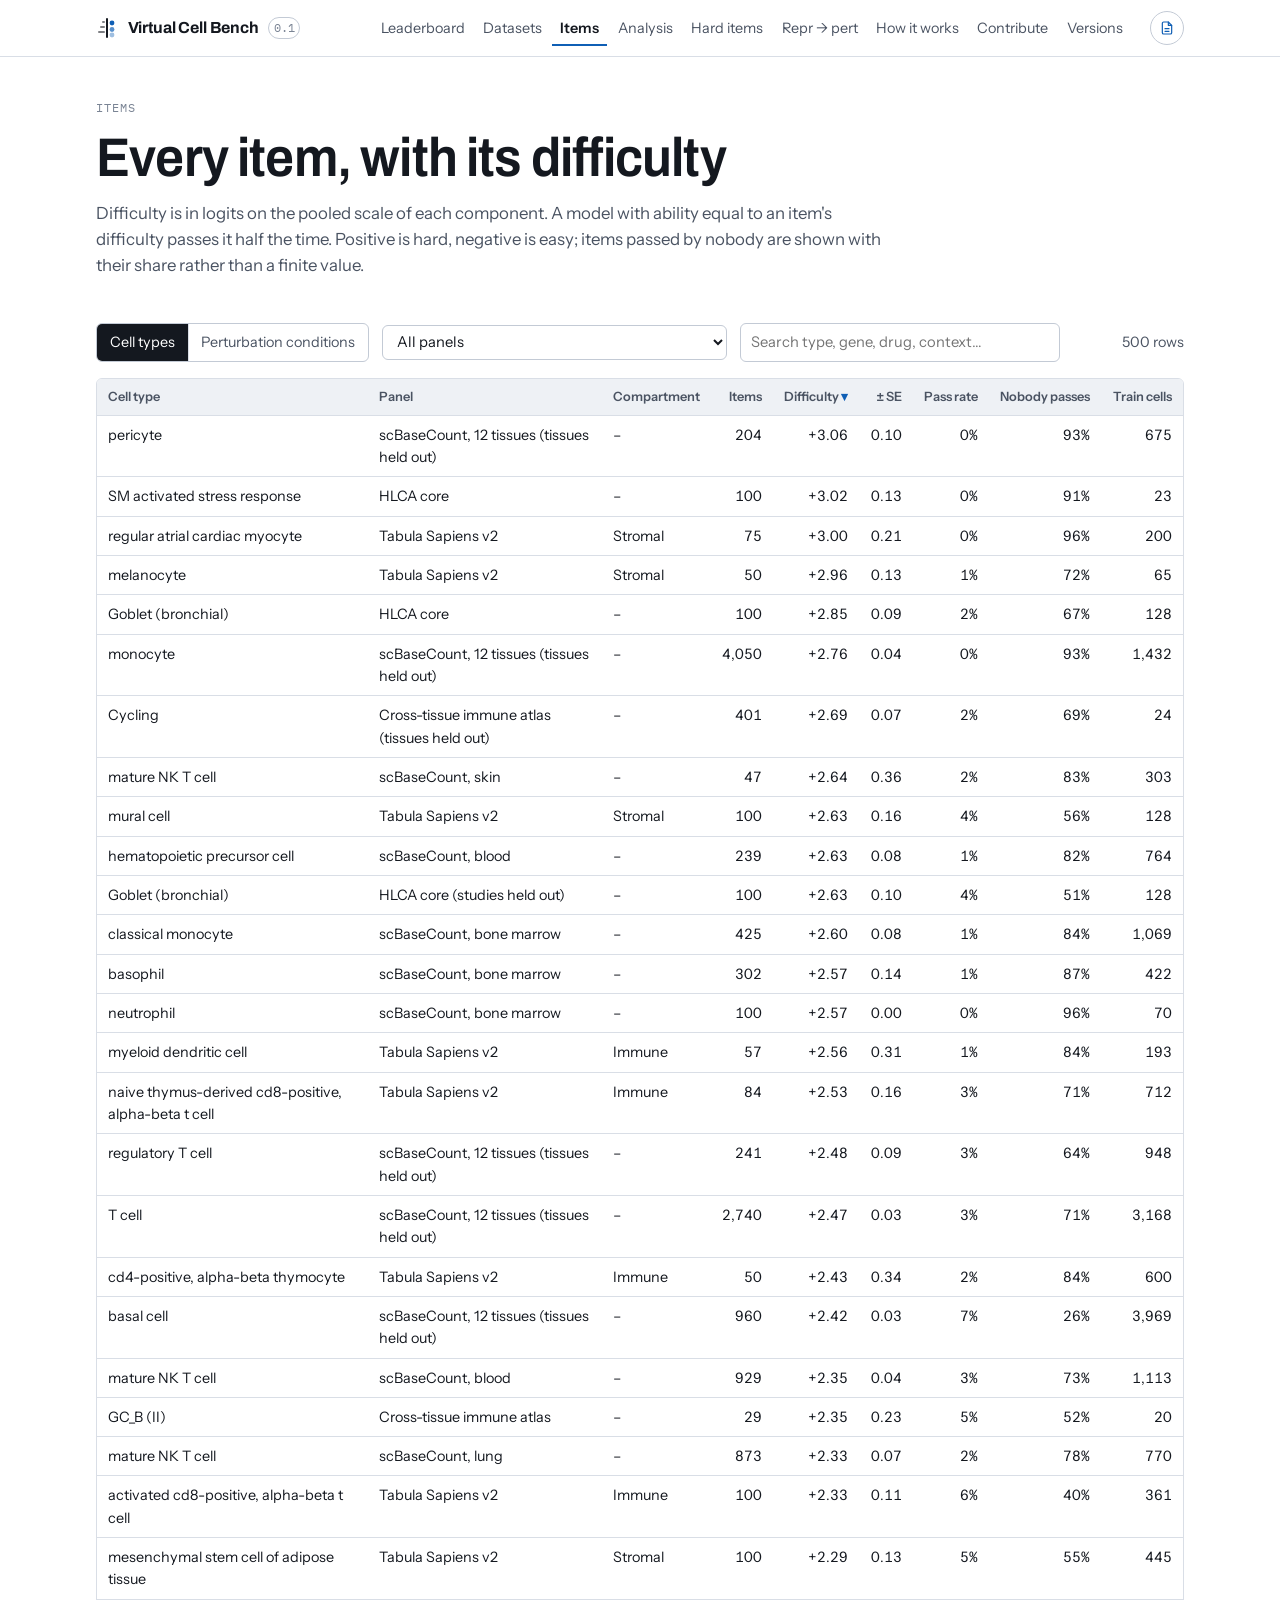
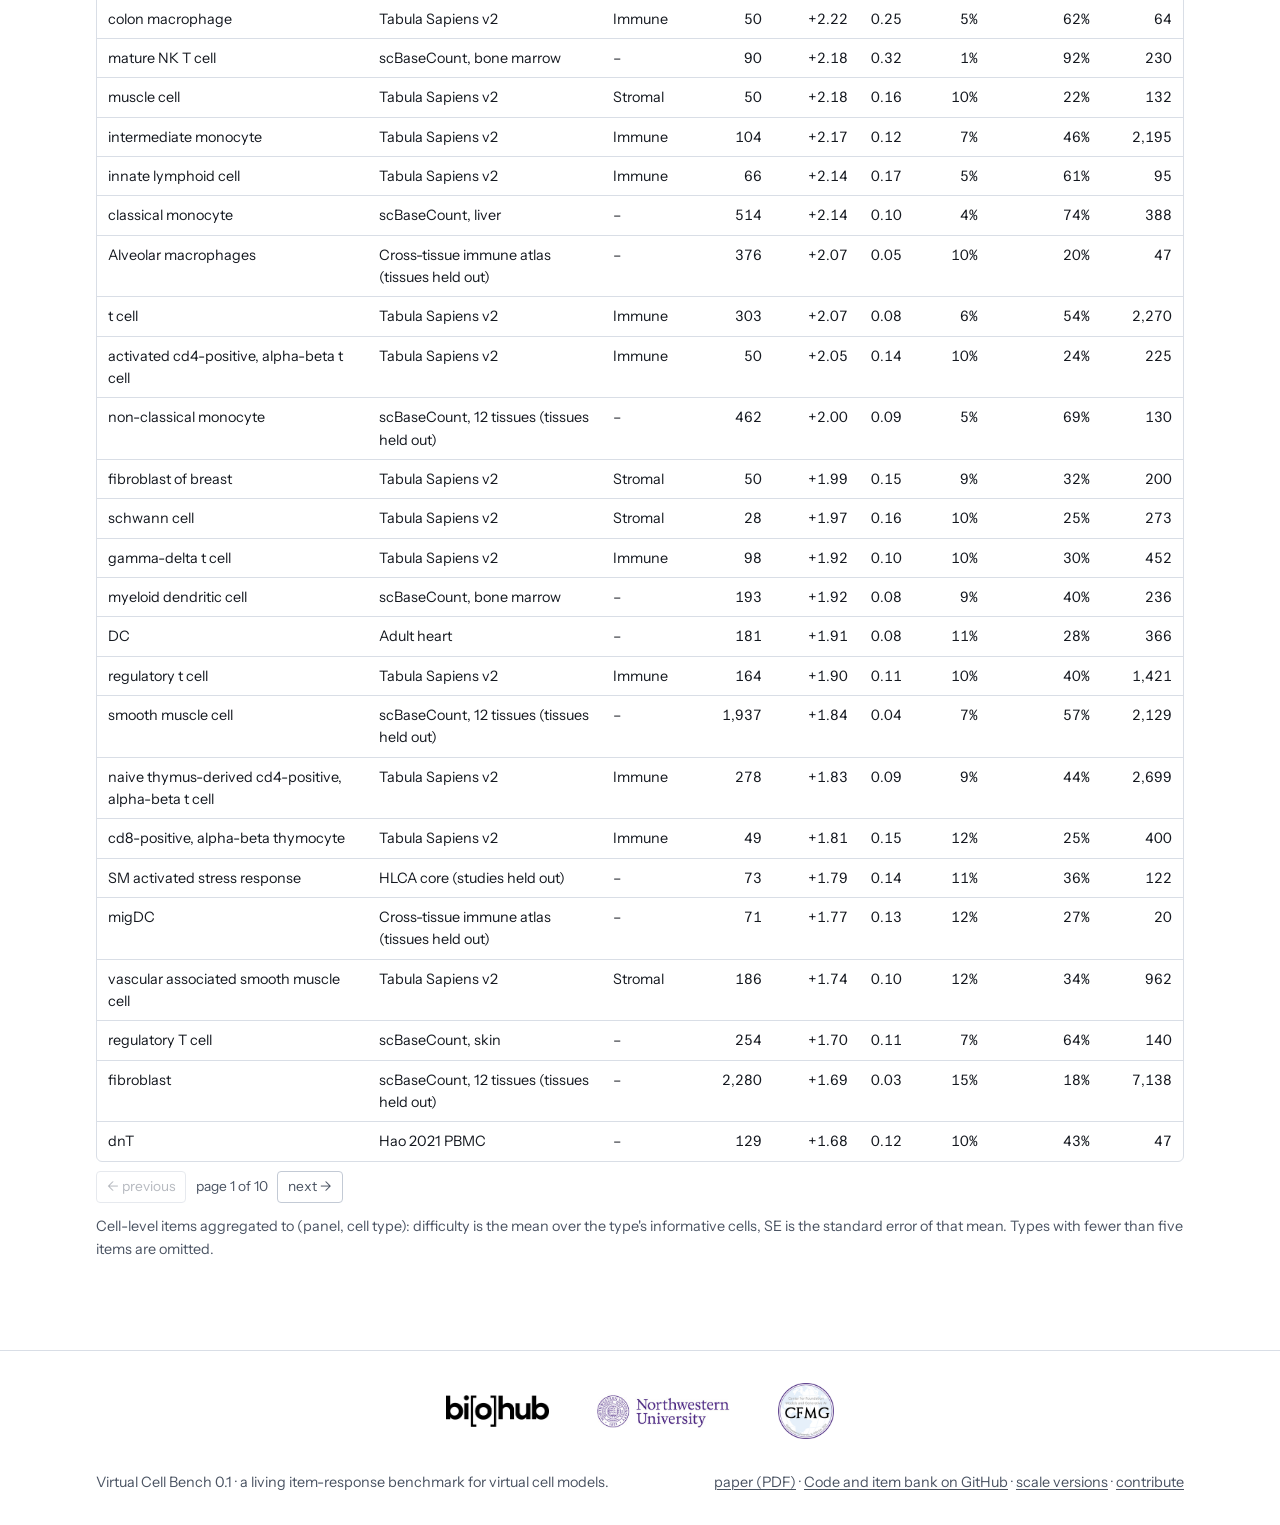
<file: items/index.html>
<!doctype html>
<html lang="en">
<head>
<meta charset="utf-8">
<meta name="viewport" content="width=device-width, initial-scale=1, viewport-fit=cover">
<title>Items · Virtual Cell Bench</title>
<meta name="description" content="Browse every cell type and every perturbation condition with its estimated difficulty.">
<link rel="icon" href="data:image/svg+xml,%3Csvg xmlns='http://www.w3.org/2000/svg' viewBox='0 0 32 32'%3E%3Crect width='32' height='32' rx='7' fill='%2314181f'/%3E%3Crect x='14.5' y='5' width='3' height='22' rx='1.5' fill='%23fff'/%3E%3Crect x='6' y='20' width='7' height='2.4' rx='1.2' fill='%23fff' opacity='.6'/%3E%3Crect x='8' y='14' width='5' height='2.4' rx='1.2' fill='%23fff' opacity='.6'/%3E%3Crect x='10' y='8' width='3' height='2.4' rx='1.2' fill='%23fff' opacity='.6'/%3E%3Ccircle cx='22' cy='9' r='2.8' fill='%236ea8f0'/%3E%3Ccircle cx='22' cy='16' r='2.8' fill='%236ea8f0' opacity='.7'/%3E%3Ccircle cx='22' cy='23' r='2.8' fill='%236ea8f0' opacity='.4'/%3E%3C/svg%3E">
<link rel="preconnect" href="https://fonts.googleapis.com">
<link rel="preconnect" href="https://fonts.gstatic.com" crossorigin>
<link rel="stylesheet" href="https://fonts.googleapis.com/css2?family=Archivo:wdth,wght@62..125,400..800&family=Instrument+Sans:wght@400;500;600&family=IBM+Plex+Mono:wght@400;500&display=swap">
<link rel="stylesheet" href="../assets/site.css?v=d2bcbd62cb">
<script type="module" src="../assets/app.js?v=d2bcbd62cb"></script>
</head>
<body data-page="items" data-base="../">
<div id="nav"></div>
<main>
  <header class="wrap page-head">
    <p class="kicker">Items</p>
    <h1>Every item, with its difficulty</h1>
    <p>Difficulty is in logits on the pooled scale of each component. A model with ability equal to an item's difficulty passes it half the time. Positive is hard, negative is easy; items passed by nobody are shown with their share rather than a finite value.</p>
  </header>

  <section class="wrap section tight">
    <div class="bar">
      <div class="seg" id="it-comp" role="group" aria-label="Component"><button type="button" data-comp="repr" class="on" aria-pressed="true">Cell types</button><button type="button" data-comp="pert" aria-pressed="false">Perturbation conditions</button></div>
      <select class="sel" id="it-group" aria-label="Panel or screen"></select>
      <select class="sel" id="it-scheme" aria-label="Split" hidden></select>
      <input class="inp" id="it-q" type="search" placeholder="Search type, gene, drug, context…" aria-label="Search">
      <span class="grow"></span>
      <span class="note" id="it-count"></span>
    </div>
    <div class="tbl-wrap"><table id="it-table"></table></div>
    <div class="pager" id="it-pager"></div>
    <p class="note" id="it-note" style="margin-top:0.8rem"></p>
    <p id="err" class="empty" hidden></p>
  </section>

</main>
<div id="footer"></div>
</body>
</html>
</file>
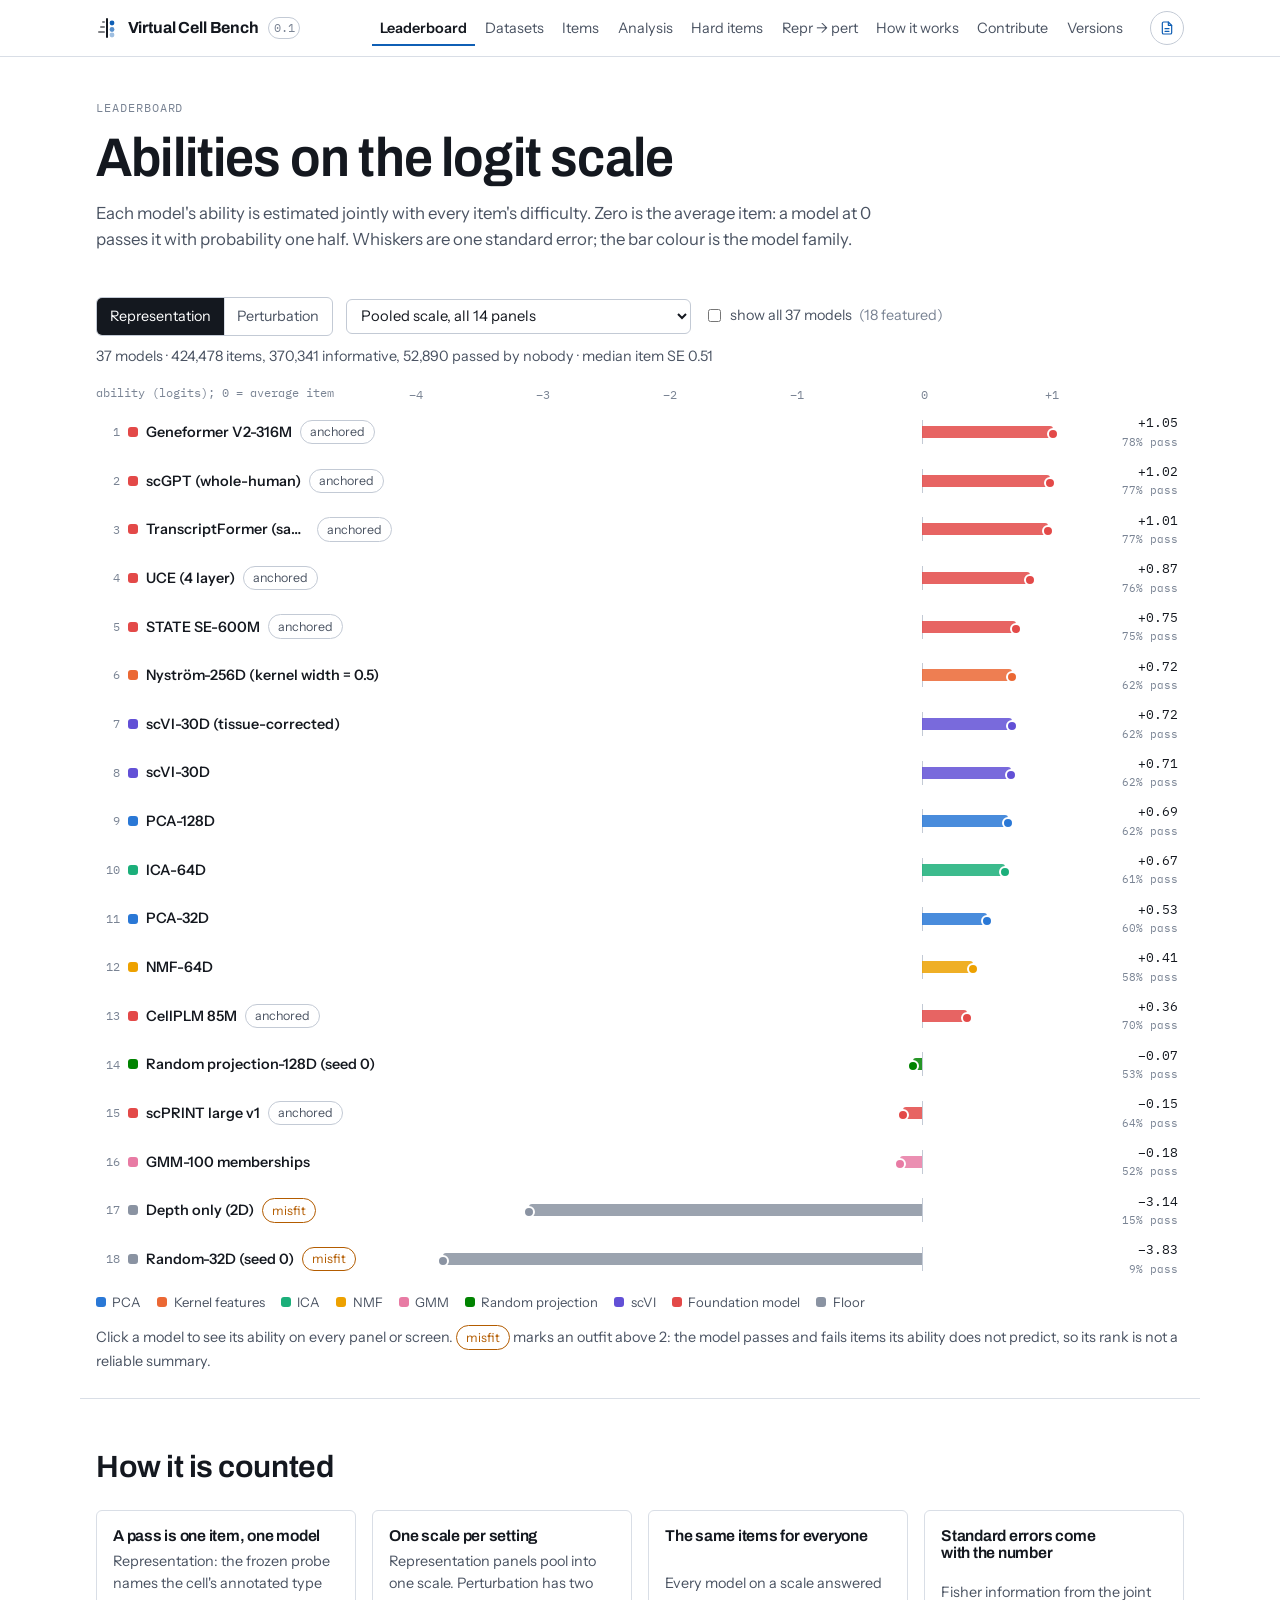
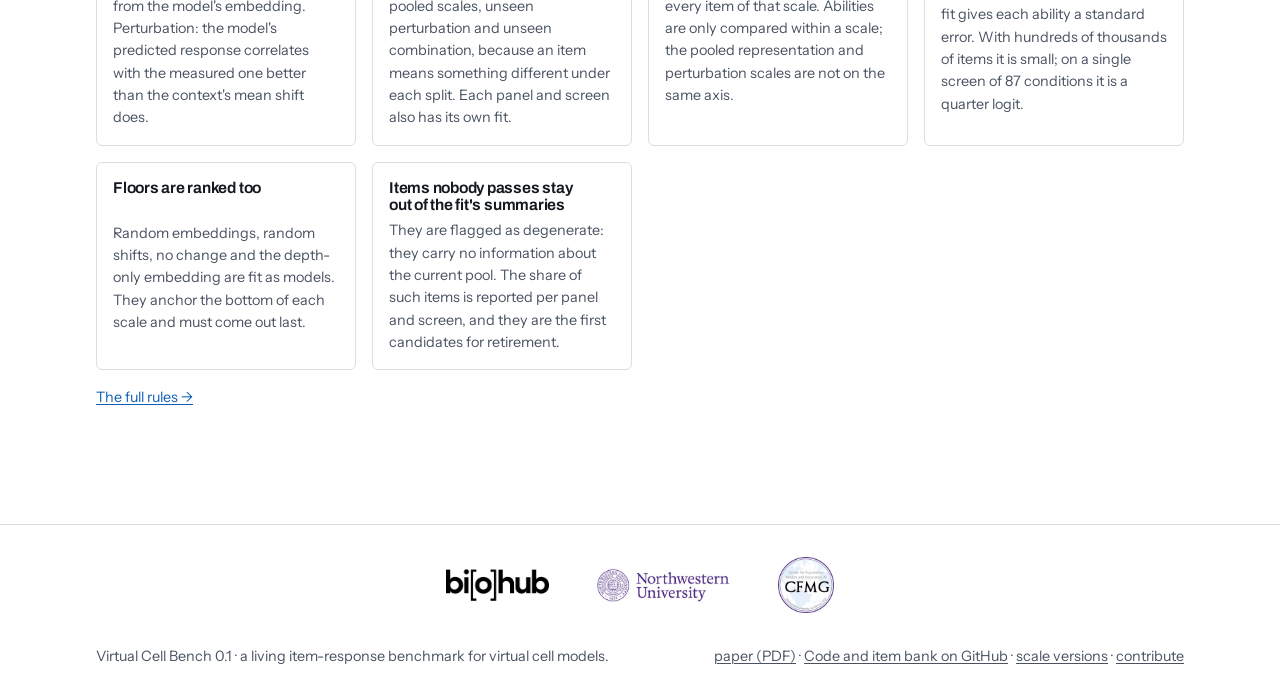
<file: leaderboard/index.html>
<!doctype html>
<html lang="en">
<head>
<meta charset="utf-8">
<meta name="viewport" content="width=device-width, initial-scale=1, viewport-fit=cover">
<title>Leaderboard · Virtual Cell Bench</title>
<meta name="description" content="Model abilities with standard errors on every scale of Virtual Cell Bench.">
<link rel="icon" href="data:image/svg+xml,%3Csvg xmlns='http://www.w3.org/2000/svg' viewBox='0 0 32 32'%3E%3Crect width='32' height='32' rx='7' fill='%2314181f'/%3E%3Crect x='14.5' y='5' width='3' height='22' rx='1.5' fill='%23fff'/%3E%3Crect x='6' y='20' width='7' height='2.4' rx='1.2' fill='%23fff' opacity='.6'/%3E%3Crect x='8' y='14' width='5' height='2.4' rx='1.2' fill='%23fff' opacity='.6'/%3E%3Crect x='10' y='8' width='3' height='2.4' rx='1.2' fill='%23fff' opacity='.6'/%3E%3Ccircle cx='22' cy='9' r='2.8' fill='%236ea8f0'/%3E%3Ccircle cx='22' cy='16' r='2.8' fill='%236ea8f0' opacity='.7'/%3E%3Ccircle cx='22' cy='23' r='2.8' fill='%236ea8f0' opacity='.4'/%3E%3C/svg%3E">
<link rel="preconnect" href="https://fonts.googleapis.com">
<link rel="preconnect" href="https://fonts.gstatic.com" crossorigin>
<link rel="stylesheet" href="https://fonts.googleapis.com/css2?family=Archivo:wdth,wght@62..125,400..800&family=Instrument+Sans:wght@400;500;600&family=IBM+Plex+Mono:wght@400;500&display=swap">
<link rel="stylesheet" href="../assets/site.css?v=d2bcbd62cb">
<script type="module" src="../assets/app.js?v=d2bcbd62cb"></script>
</head>
<body data-page="leaderboard" data-base="../">
<div id="nav"></div>
<main>
  <header class="wrap page-head">
    <p class="kicker">Leaderboard</p>
    <h1>Abilities on the logit scale</h1>
    <p>Each model's ability is estimated jointly with every item's difficulty. Zero is the average item: a model at 0 passes it with probability one half. Whiskers are one standard error; the bar colour is the model family.</p>
  </header>

  <section class="wrap section tight">
    <div class="bar">
      <div class="seg" id="lb-comp" role="group" aria-label="Component"><button type="button" data-comp="repr" class="on" aria-pressed="true">Representation</button><button type="button" data-comp="pert" aria-pressed="false">Perturbation</button></div>
      <select class="sel" id="lb-scale" aria-label="Scale"></select>
      <span id="lb-all"></span>
      <span class="grow"></span>
      <span class="note" id="lb-desc"></span>
    </div>
    <div id="lb-board"></div>
    <div id="lb-legend"></div>
    <p class="note" style="margin-top:0.8rem">Click a model to see its ability on every panel or screen. <span class="chip warn">misfit</span> marks an outfit above 2: the model passes and fails items its ability does not predict, so its rank is not a reliable summary.</p>
    <p id="err" class="empty" hidden></p>
  </section>

  <section class="wrap section" id="counting">
    <div class="head">
      <h2>How it is counted</h2>
    </div>
    <div class="rules6">
      <div class="rule"><h4>A pass is one item, one model</h4><p>Representation: the frozen probe names the cell's annotated type from the model's embedding. Perturbation: the model's predicted response correlates with the measured one better than the context's mean shift does.</p></div>
      <div class="rule"><h4>One scale per setting</h4><p>Representation panels pool into one scale. Perturbation has two pooled scales, unseen perturbation and unseen combination, because an item means something different under each split. Each panel and screen also has its own fit.</p></div>
      <div class="rule"><h4>The same items for everyone</h4><p>Every model on a scale answered every item of that scale. Abilities are only compared within a scale; the pooled representation and perturbation scales are not on the same axis.</p></div>
      <div class="rule"><h4>Standard errors come with the number</h4><p>Fisher information from the joint fit gives each ability a standard error. With hundreds of thousands of items it is small; on a single screen of 87 conditions it is a quarter logit.</p></div>
      <div class="rule"><h4>Floors are ranked too</h4><p>Random embeddings, random shifts, no change and the depth-only embedding are fit as models. They anchor the bottom of each scale and must come out last.</p></div>
      <div class="rule"><h4>Items nobody passes stay out of the fit's summaries</h4><p>They are flagged as degenerate: they carry no information about the current pool. The share of such items is reported per panel and screen, and they are the first candidates for retirement.</p></div>
    </div>
    <p class="note" style="margin-top:1rem"><a href="../how/">The full rules →</a></p>
  </section>

</main>
<div id="footer"></div>
</body>
</html>
</file>
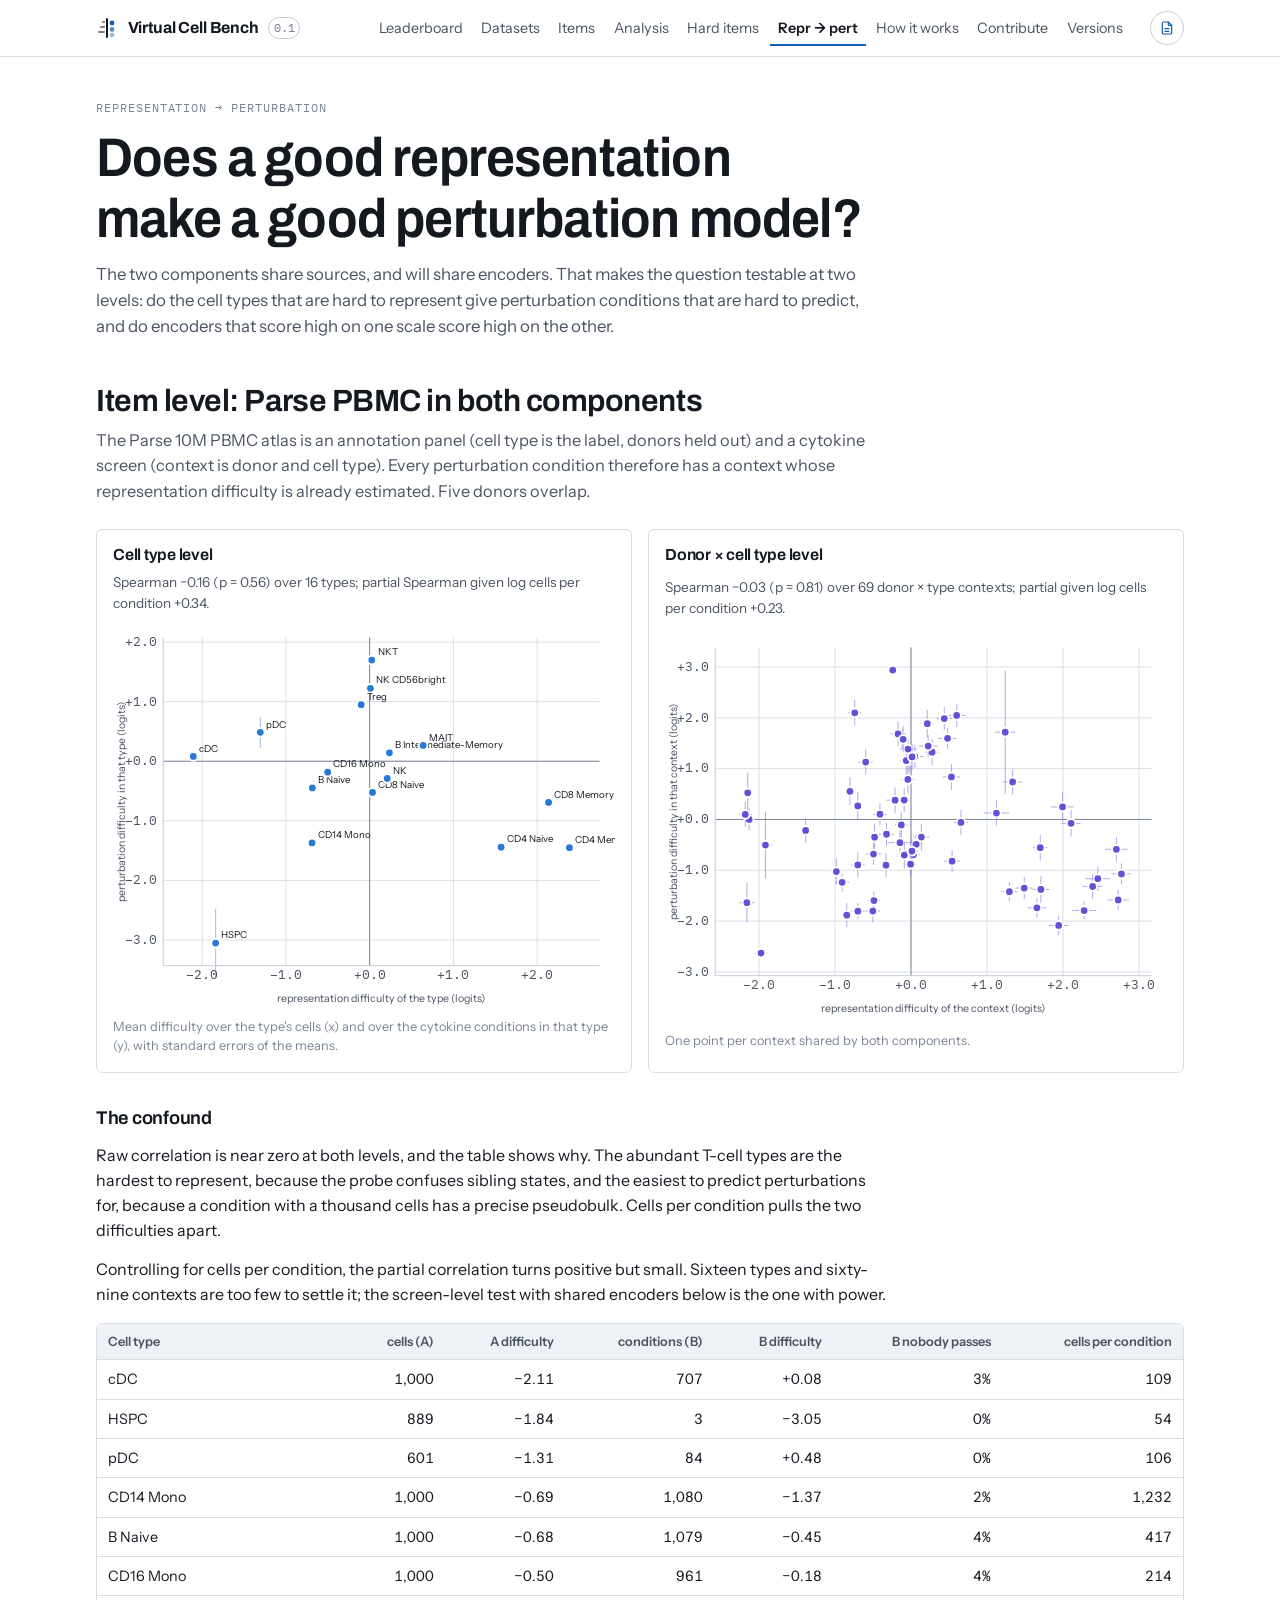
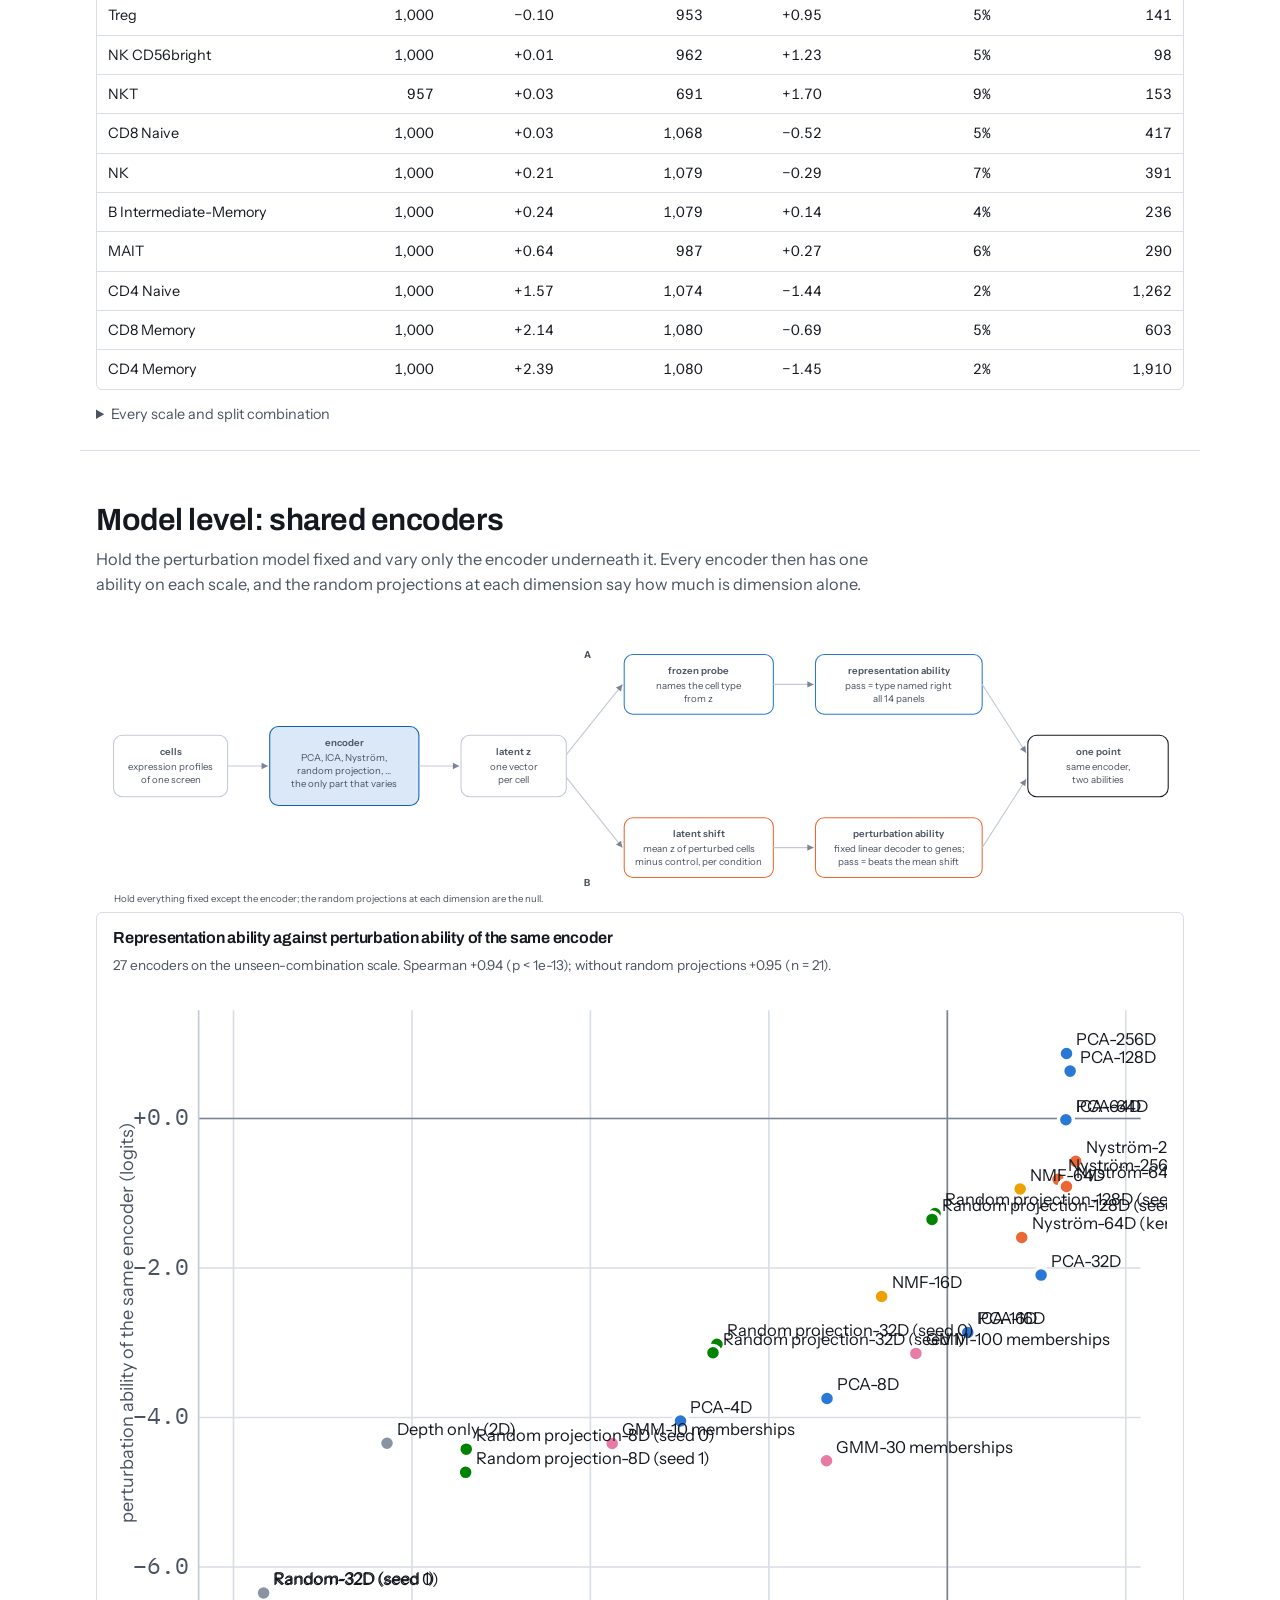
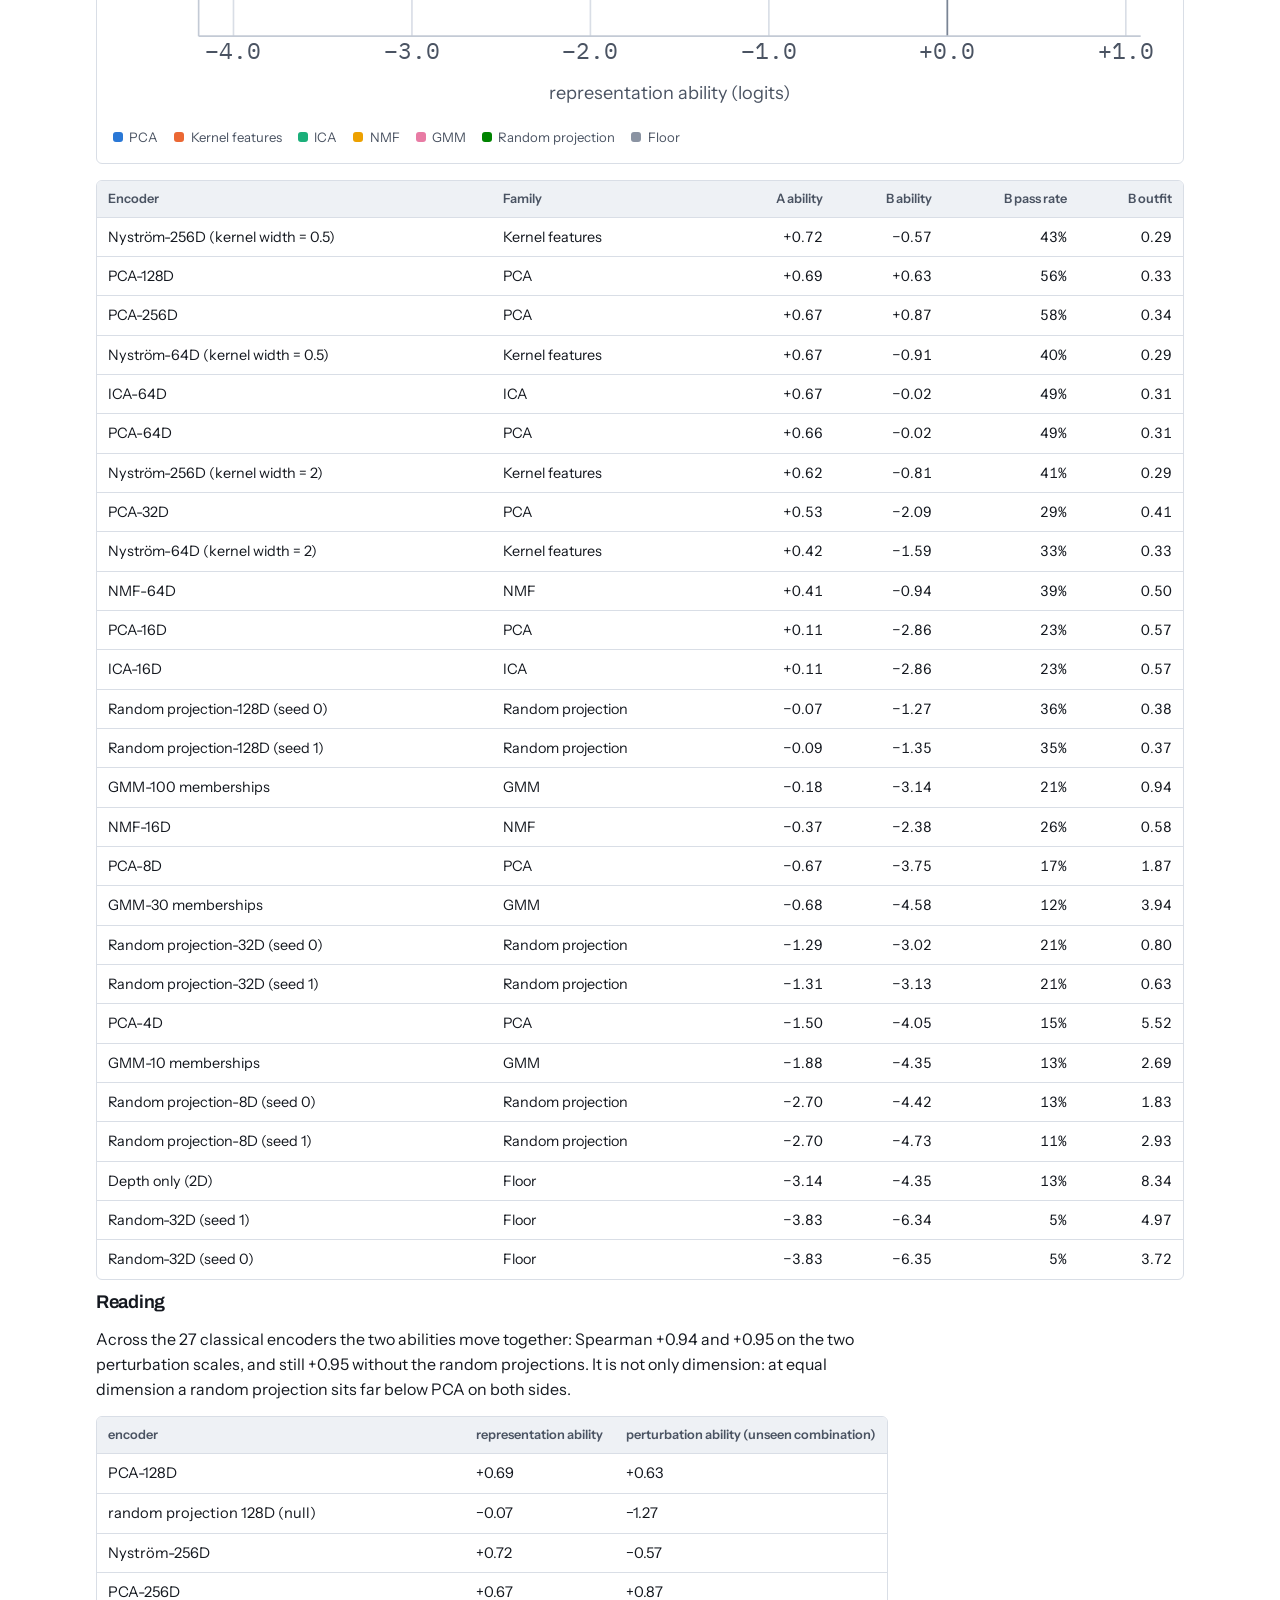
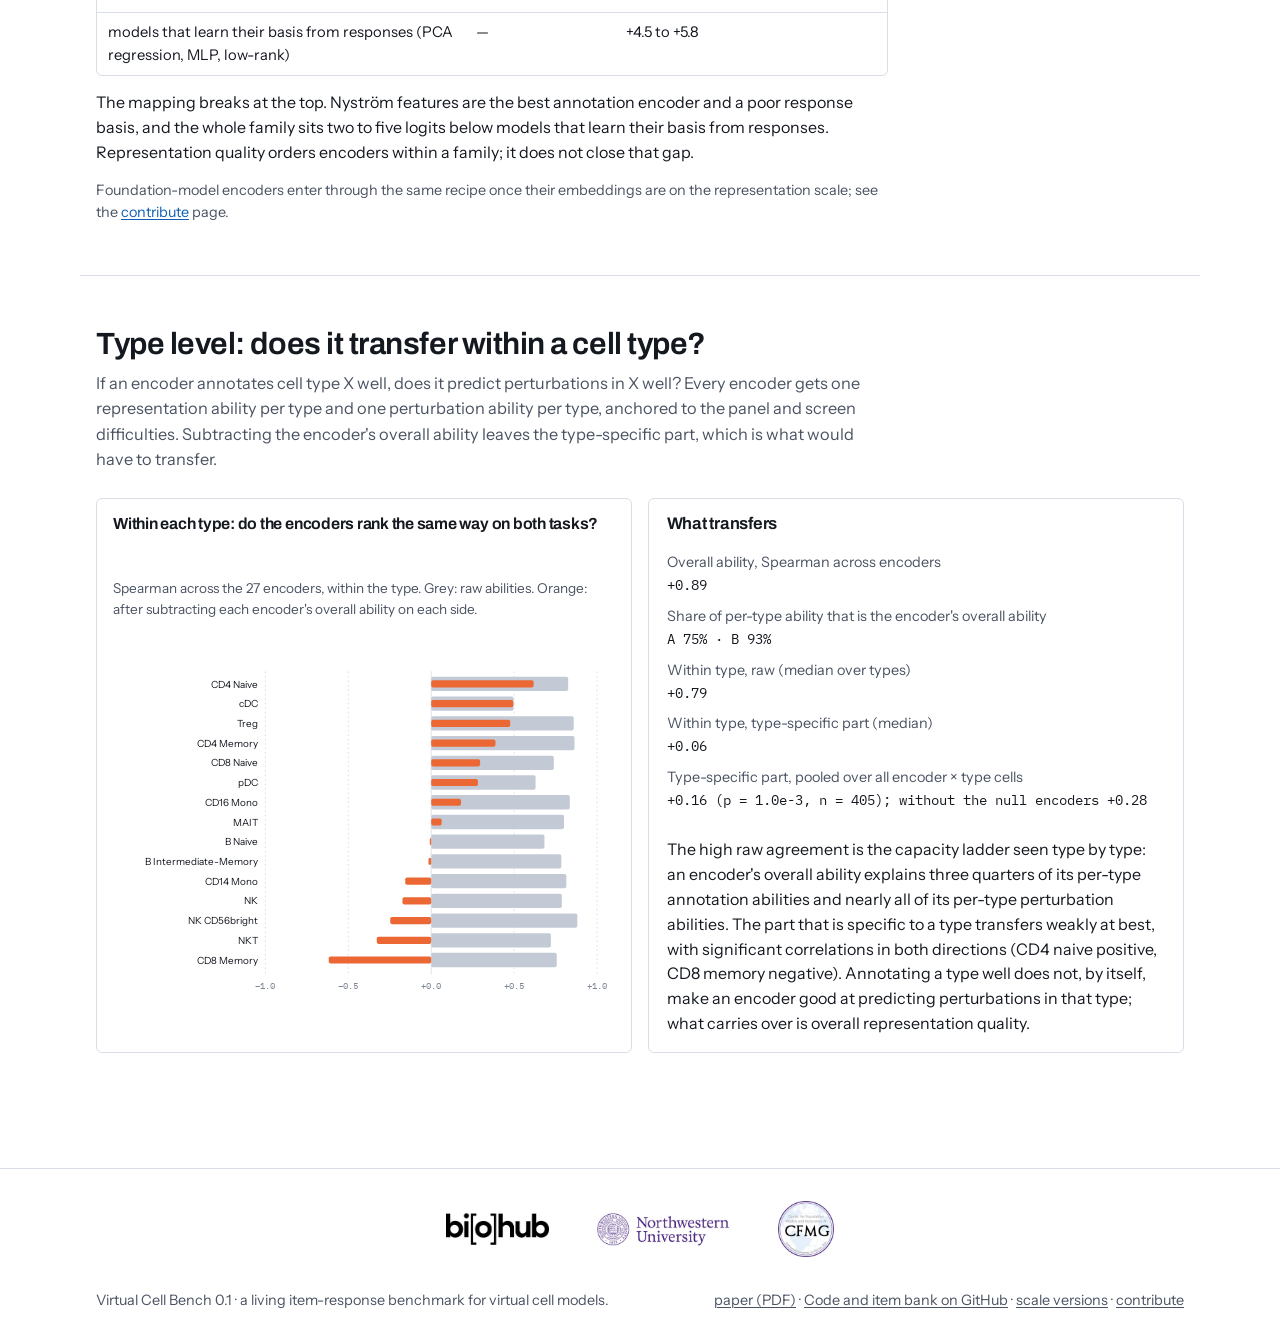
<file: link/index.html>
<!doctype html>
<html lang="en">
<head>
<meta charset="utf-8">
<meta name="viewport" content="width=device-width, initial-scale=1, viewport-fit=cover">
<title>Representation to perturbation · Virtual Cell Bench</title>
<meta name="description" content="Does a good representation model make a good perturbation model? The Parse PBMC link and the shared-encoder ladder.">
<link rel="icon" href="data:image/svg+xml,%3Csvg xmlns='http://www.w3.org/2000/svg' viewBox='0 0 32 32'%3E%3Crect width='32' height='32' rx='7' fill='%2314181f'/%3E%3Crect x='14.5' y='5' width='3' height='22' rx='1.5' fill='%23fff'/%3E%3Crect x='6' y='20' width='7' height='2.4' rx='1.2' fill='%23fff' opacity='.6'/%3E%3Crect x='8' y='14' width='5' height='2.4' rx='1.2' fill='%23fff' opacity='.6'/%3E%3Crect x='10' y='8' width='3' height='2.4' rx='1.2' fill='%23fff' opacity='.6'/%3E%3Ccircle cx='22' cy='9' r='2.8' fill='%236ea8f0'/%3E%3Ccircle cx='22' cy='16' r='2.8' fill='%236ea8f0' opacity='.7'/%3E%3Ccircle cx='22' cy='23' r='2.8' fill='%236ea8f0' opacity='.4'/%3E%3C/svg%3E">
<link rel="preconnect" href="https://fonts.googleapis.com">
<link rel="preconnect" href="https://fonts.gstatic.com" crossorigin>
<link rel="stylesheet" href="https://fonts.googleapis.com/css2?family=Archivo:wdth,wght@62..125,400..800&family=Instrument+Sans:wght@400;500;600&family=IBM+Plex+Mono:wght@400;500&display=swap">
<link rel="stylesheet" href="../assets/site.css?v=d2bcbd62cb">
<script type="module" src="../assets/app.js?v=d2bcbd62cb"></script>
</head>
<body data-page="link" data-base="../">
<div id="nav"></div>
<main>
  <header class="wrap page-head">
    <p class="kicker">Representation → perturbation</p>
    <h1>Does a good representation make a good perturbation model?</h1>
    <p>The two components share sources, and will share encoders. That makes the question testable at two levels: do the cell types that are hard to represent give perturbation conditions that are hard to predict, and do encoders that score high on one scale score high on the other.</p>
  </header>

  <section class="wrap section tight" id="item-level">
    <div class="head"><h2>Item level: Parse PBMC in both components</h2><p class="lead">The Parse 10M PBMC atlas is an annotation panel (cell type is the label, donors held out) and a cytokine screen (context is donor and cell type). Every perturbation condition therefore has a context whose representation difficulty is already estimated. Five donors overlap.</p></div>
    <div class="grid cols-2">
      <div class="fig"><h3>Cell type level</h3><p class="sub" id="link-ct-sub"></p><div id="link-ct"></div><p class="foot">Mean difficulty over the type's cells (x) and over the cytokine conditions in that type (y), with standard errors of the means.</p></div>
      <div class="fig"><h3>Donor × cell type level</h3><p class="sub" id="link-dt-sub"></p><div id="link-dt"></div><p class="foot">One point per context shared by both components.</p></div>
    </div>
    <div class="prose" style="margin-top:1.4rem">
      <h3>The confound</h3>
      <p>Raw correlation is near zero at both levels, and the table shows why. The abundant T-cell types are the hardest to represent, because the probe confuses sibling states, and the easiest to predict perturbations for, because a condition with a thousand cells has a precise pseudobulk. Cells per condition pulls the two difficulties apart.</p>
      <p>Controlling for cells per condition, the partial correlation turns positive but small. Sixteen types and sixty-nine contexts are too few to settle it; the screen-level test with shared encoders below is the one with power.</p>
    </div>
    <div class="tbl-wrap" style="margin-top:1rem"><table id="link-table"></table></div>
    <details style="margin-top:0.8rem"><summary class="note">Every scale and split combination</summary><div class="tbl-wrap" style="margin-top:0.6rem"><table id="link-levels"></table></div></details>
  </section>

  <section class="wrap section" id="encoders">
    <div class="head"><h2>Model level: shared encoders</h2><p class="lead">Hold the perturbation model fixed and vary only the encoder underneath it. Every encoder then has one ability on each scale, and the random projections at each dimension say how much is dimension alone.</p></div>
    <figure class="scene">
      <svg class="scene-svg" viewBox="0 0 1240 330" role="img" aria-label="Cells are embedded by one encoder, the only part that varies; the same latent vectors feed the frozen probe for a representation ability and a latent-shift model with a fixed decoder for a perturbation ability, giving each encoder one point with two abilities." style="width:100%;height:auto;display:block" font-family="var(--body)">
<defs><marker id="rc-a" viewBox="0 0 10 10" refX="9" refY="5" markerWidth="7" markerHeight="7" orient="auto-start-reverse"><path d="M1 1 L9 5 L1 9 z" fill="var(--fg-3)"/></marker></defs>
<rect x="20" y="128" width="130" height="70" rx="10" fill="var(--bg-2)" stroke="var(--line-2)" stroke-width="1.2"/>
<text x="85.0" y="150" text-anchor="middle" font-size="14.5" fill="var(--fg)" font-weight="600">cells</text>
<text x="85.0" y="167" text-anchor="middle" font-size="12.6" fill="var(--fg-2)">expression profiles</text>
<text x="85.0" y="182" text-anchor="middle" font-size="12.6" fill="var(--fg-2)">of one screen</text>
<line x1="150" y1="163" x2="196" y2="163" stroke="var(--line-2)" stroke-width="1.3" marker-end="url(#rc-a)"/>
<rect x="198" y="118" width="170" height="90" rx="10" fill="var(--accent-soft)" stroke="var(--accent)" stroke-width="1.2"/>
<text x="283.0" y="140" text-anchor="middle" font-size="14.5" fill="var(--fg)" font-weight="600">encoder</text>
<text x="283.0" y="157" text-anchor="middle" font-size="12.6" fill="var(--fg-2)">PCA, ICA, Nyström,</text>
<text x="283.0" y="172" text-anchor="middle" font-size="12.6" fill="var(--fg-2)">random projection, …</text>
<text x="283.0" y="187" text-anchor="middle" font-size="12.6" fill="var(--fg-2)">the only part that varies</text>
<line x1="368" y1="163" x2="414" y2="163" stroke="var(--line-2)" stroke-width="1.3" marker-end="url(#rc-a)"/>
<rect x="416" y="128" width="120" height="70" rx="10" fill="var(--bg-2)" stroke="var(--line-2)" stroke-width="1.2"/>
<text x="476.0" y="150" text-anchor="middle" font-size="14.5" fill="var(--fg)" font-weight="600">latent z</text>
<text x="476.0" y="167" text-anchor="middle" font-size="12.6" fill="var(--fg-2)">one vector</text>
<text x="476.0" y="182" text-anchor="middle" font-size="12.6" fill="var(--fg-2)">per cell</text>
<line x1="536" y1="150" x2="600" y2="70" stroke="var(--line-2)" stroke-width="1.3" marker-end="url(#rc-a)"/>
<rect x="602" y="36" width="170" height="68" rx="10" fill="var(--bg-2)" stroke="var(--s1)" stroke-width="1.2"/>
<text x="687.0" y="58" text-anchor="middle" font-size="14" fill="var(--fg)" font-weight="600">frozen probe</text>
<text x="687.0" y="75" text-anchor="middle" font-size="12.6" fill="var(--fg-2)">names the cell type</text>
<text x="687.0" y="90" text-anchor="middle" font-size="12.6" fill="var(--fg-2)">from z</text>
<line x1="772" y1="70" x2="818" y2="70" stroke="var(--line-2)" stroke-width="1.3" marker-end="url(#rc-a)"/>
<rect x="820" y="36" width="190" height="68" rx="10" fill="var(--bg-2)" stroke="var(--s1)" stroke-width="1.2"/>
<text x="915.0" y="58" text-anchor="middle" font-size="14" fill="var(--s1)" font-weight="600">representation ability</text>
<text x="915.0" y="75" text-anchor="middle" font-size="12.6" fill="var(--fg-2)">pass = type named right</text>
<text x="915.0" y="90" text-anchor="middle" font-size="12.6" fill="var(--fg-2)">all 14 panels</text>
<text x="560" y="40" text-anchor="middle" font-size="16" fill="var(--s1)" font-weight="700">A</text>
<line x1="536" y1="176" x2="600" y2="256" stroke="var(--line-2)" stroke-width="1.3" marker-end="url(#rc-a)"/>
<rect x="602" y="222" width="170" height="68" rx="10" fill="var(--bg-2)" stroke="var(--s2)" stroke-width="1.2"/>
<text x="687.0" y="244" text-anchor="middle" font-size="14" fill="var(--fg)" font-weight="600">latent shift</text>
<text x="687.0" y="261" text-anchor="middle" font-size="12.6" fill="var(--fg-2)">mean z of perturbed cells</text>
<text x="687.0" y="276" text-anchor="middle" font-size="12.6" fill="var(--fg-2)">minus control, per condition</text>
<line x1="772" y1="256" x2="818" y2="256" stroke="var(--line-2)" stroke-width="1.3" marker-end="url(#rc-a)"/>
<rect x="820" y="222" width="190" height="68" rx="10" fill="var(--bg-2)" stroke="var(--s2)" stroke-width="1.2"/>
<text x="915.0" y="244" text-anchor="middle" font-size="14" fill="var(--s2)" font-weight="600">perturbation ability</text>
<text x="915.0" y="261" text-anchor="middle" font-size="12.6" fill="var(--fg-2)">fixed linear decoder to genes;</text>
<text x="915.0" y="276" text-anchor="middle" font-size="12.6" fill="var(--fg-2)">pass = beats the mean shift</text>
<text x="560" y="300" text-anchor="middle" font-size="16" fill="var(--s2)" font-weight="700">B</text>
<line x1="1010" y1="70" x2="1060" y2="148" stroke="var(--line-2)" stroke-width="1.3" marker-end="url(#rc-a)"/>
<line x1="1010" y1="256" x2="1060" y2="178" stroke="var(--line-2)" stroke-width="1.3" marker-end="url(#rc-a)"/>
<rect x="1062" y="128" width="160" height="70" rx="10" fill="var(--bg-2)" stroke="var(--fg)" stroke-width="1.2"/>
<text x="1142.0" y="150" text-anchor="middle" font-size="14.5" fill="var(--fg)" font-weight="600">one point</text>
<text x="1142.0" y="167" text-anchor="middle" font-size="12.6" fill="var(--fg-2)">same encoder,</text>
<text x="1142.0" y="182" text-anchor="middle" font-size="12.6" fill="var(--fg-2)">two abilities</text>
<text x="20" y="318" text-anchor="start" font-size="12.5" fill="var(--fg-3)">Hold everything fixed except the encoder; the random projections at each dimension are the null.</text>
</svg>
    </figure>
    <div id="enc-body"></div>
    <div class="prose" id="enc-reading">
      <h3>Reading</h3>
      <p>Across the 27 classical encoders the two abilities move together: Spearman +0.94 and +0.95 on the two perturbation scales, and still +0.95 without the random projections. It is not only dimension: at equal dimension a random projection sits far below PCA on both sides.</p>
      <div class="tbl-wrap"><table>
        <thead><tr><th>encoder</th><th>representation ability</th><th>perturbation ability (unseen combination)</th></tr></thead>
        <tbody>
          <tr><td>PCA-128D</td><td>+0.69</td><td>+0.63</td></tr>
          <tr><td>random projection 128D (null)</td><td>−0.07</td><td>−1.27</td></tr>
          <tr><td>Nyström-256D</td><td>+0.72</td><td>−0.57</td></tr>
          <tr><td>PCA-256D</td><td>+0.67</td><td>+0.87</td></tr>
          <tr><td>models that learn their basis from responses (PCA regression, MLP, low-rank)</td><td>—</td><td>+4.5 to +5.8</td></tr>
        </tbody></table></div>
      <p>The mapping breaks at the top. Nyström features are the best annotation encoder and a poor response basis, and the whole family sits two to five logits below models that learn their basis from responses. Representation quality orders encoders within a family; it does not close that gap.</p>
      <p class="note">Foundation-model encoders enter through the same recipe once their embeddings are on the representation scale; see the <a href="../contribute/">contribute</a> page.</p>
    </div>
  </section>

  <section class="wrap section" id="bytype">
    <div class="head"><h2>Type level: does it transfer within a cell type?</h2><p class="lead">If an encoder annotates cell type X well, does it predict perturbations in X well? Every encoder gets one representation ability per type and one perturbation ability per type, anchored to the panel and screen difficulties. Subtracting the encoder's overall ability leaves the type-specific part, which is what would have to transfer.</p></div>
    <div id="bytype-body"></div>
    <p id="err" class="empty" hidden></p>
  </section>

</main>
<div id="footer"></div>
</body>
</html>
</file>
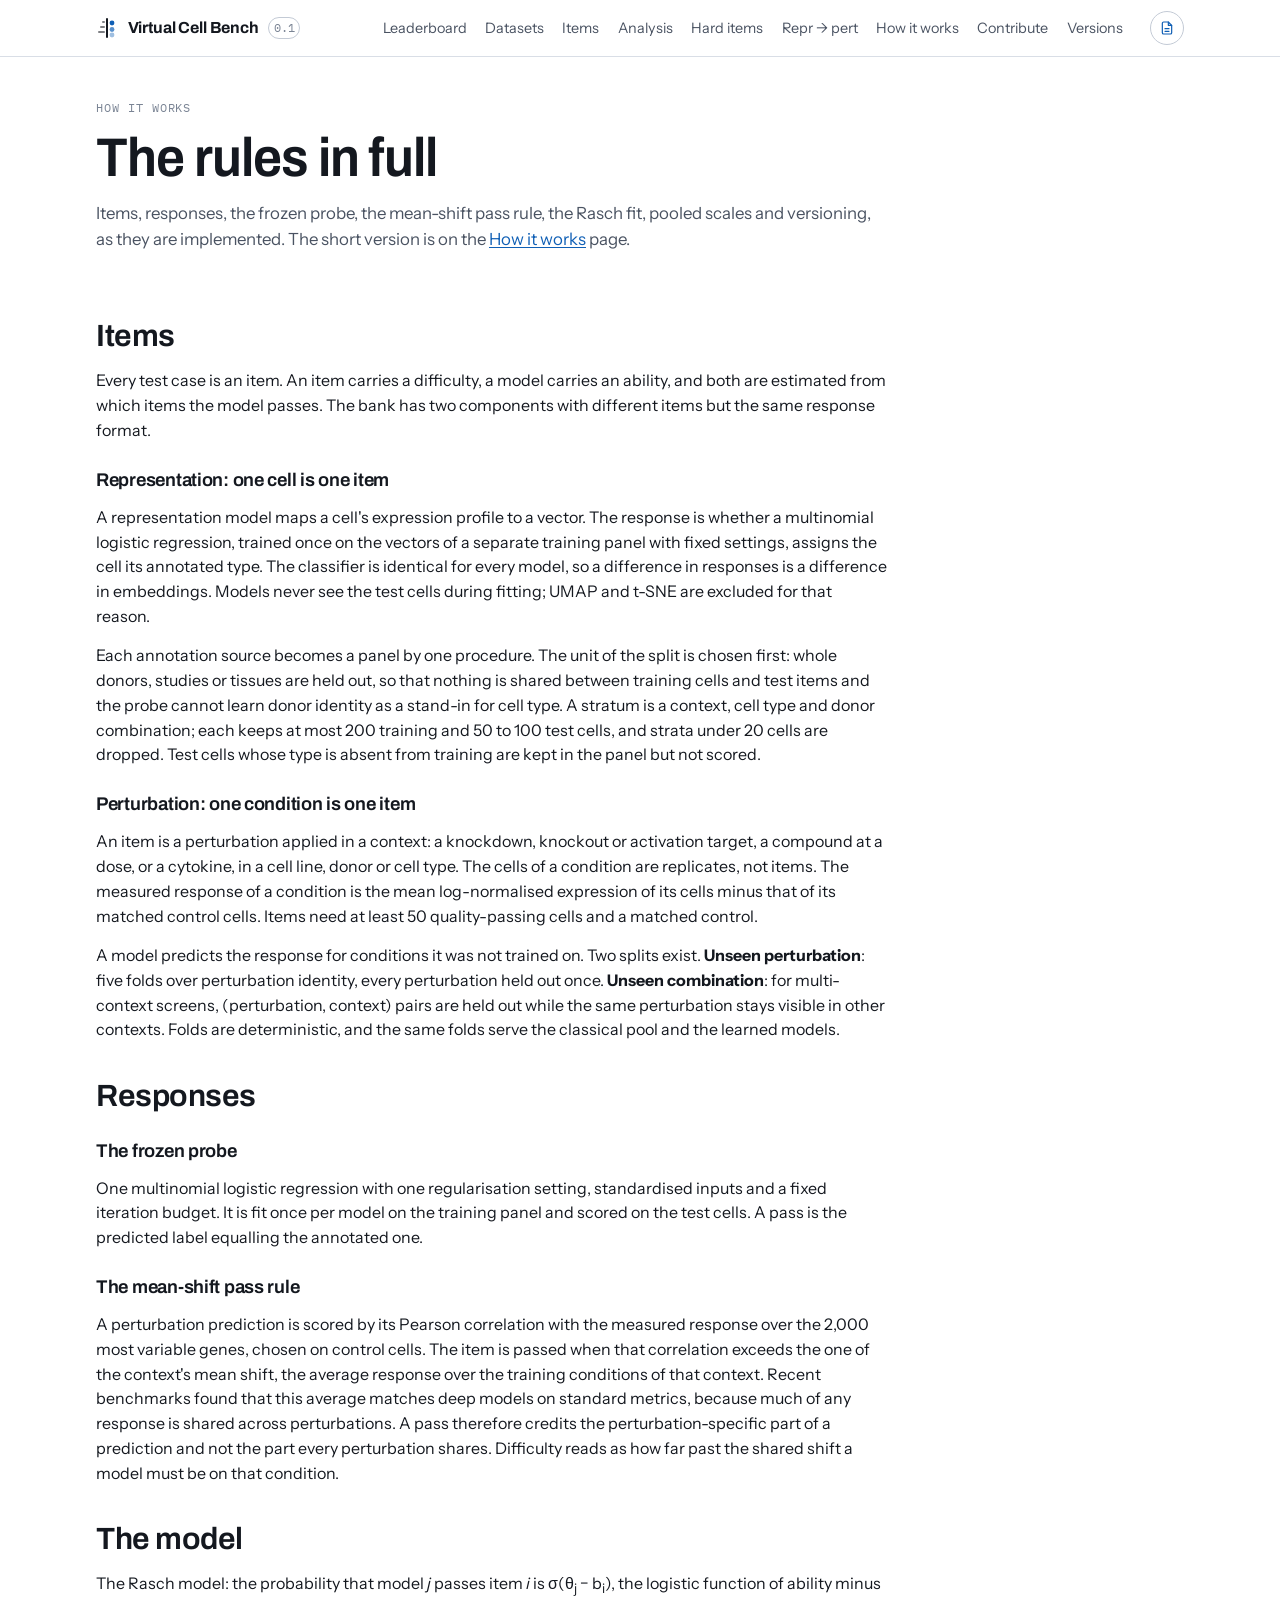
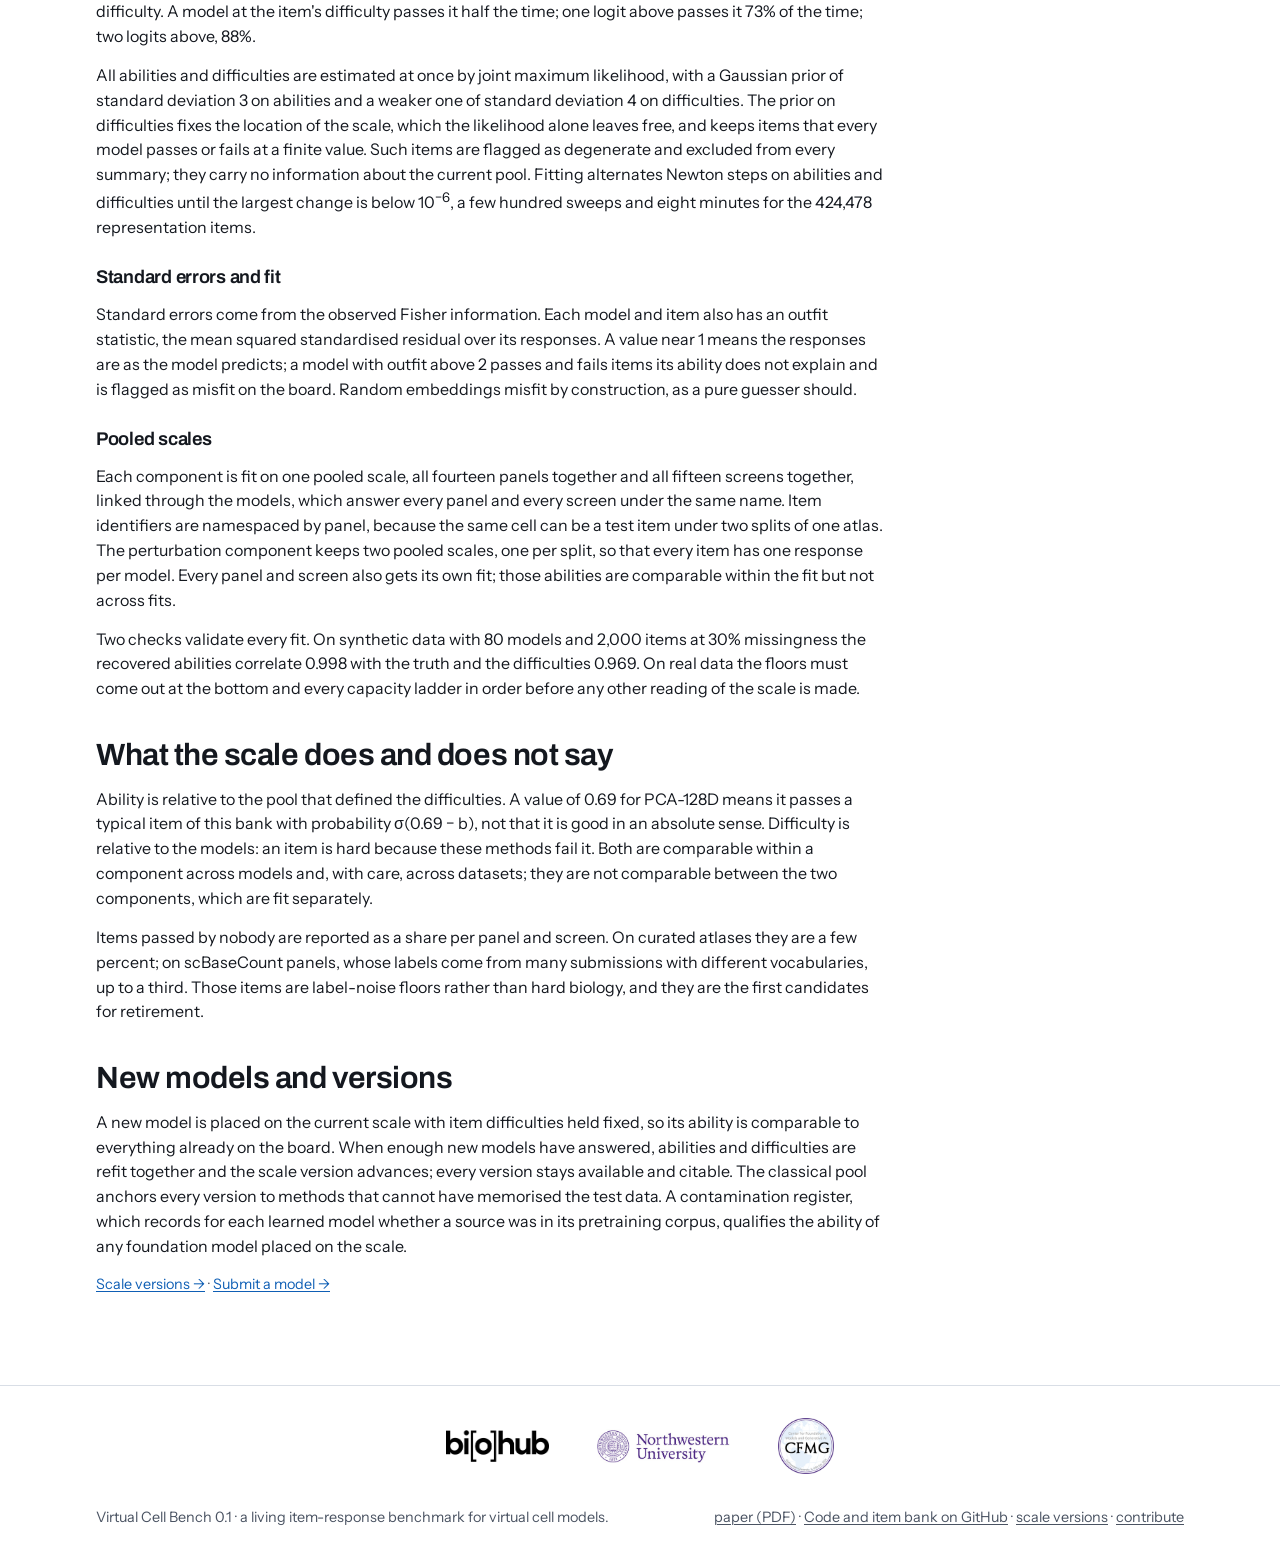
<file: rules/index.html>
<!doctype html>
<html lang="en">
<head>
<meta charset="utf-8">
<meta name="viewport" content="width=device-width, initial-scale=1, viewport-fit=cover">
<title>The rules in full · Virtual Cell Bench</title>
<meta name="description" content="Items, responses, the frozen probe, the mean-shift pass rule and the Rasch model behind the scale.">
<link rel="icon" href="data:image/svg+xml,%3Csvg xmlns='http://www.w3.org/2000/svg' viewBox='0 0 32 32'%3E%3Crect width='32' height='32' rx='7' fill='%2314181f'/%3E%3Crect x='14.5' y='5' width='3' height='22' rx='1.5' fill='%23fff'/%3E%3Crect x='6' y='20' width='7' height='2.4' rx='1.2' fill='%23fff' opacity='.6'/%3E%3Crect x='8' y='14' width='5' height='2.4' rx='1.2' fill='%23fff' opacity='.6'/%3E%3Crect x='10' y='8' width='3' height='2.4' rx='1.2' fill='%23fff' opacity='.6'/%3E%3Ccircle cx='22' cy='9' r='2.8' fill='%236ea8f0'/%3E%3Ccircle cx='22' cy='16' r='2.8' fill='%236ea8f0' opacity='.7'/%3E%3Ccircle cx='22' cy='23' r='2.8' fill='%236ea8f0' opacity='.4'/%3E%3C/svg%3E">
<link rel="preconnect" href="https://fonts.googleapis.com">
<link rel="preconnect" href="https://fonts.gstatic.com" crossorigin>
<link rel="stylesheet" href="https://fonts.googleapis.com/css2?family=Archivo:wdth,wght@62..125,400..800&family=Instrument+Sans:wght@400;500;600&family=IBM+Plex+Mono:wght@400;500&display=swap">
<link rel="stylesheet" href="../assets/site.css?v=d2bcbd62cb">
<script type="module" src="../assets/app.js?v=d2bcbd62cb"></script>
</head>
<body data-page="rules" data-base="../">
<div id="nav"></div><main>
  <header class="wrap page-head">
    <p class="kicker">How it works</p>
    <h1>The rules in full</h1>
    <p>Items, responses, the frozen probe, the mean-shift pass rule, the Rasch fit, pooled scales and versioning, as they are implemented. The short version is on the <a href="../how/">How it works</a> page.</p>
  </header>
  <section class="wrap section tight">
    <div class="prose">
      <h2>Items</h2>
      <p>Every test case is an item. An item carries a difficulty, a model carries an ability, and both are estimated from which items the model passes. The bank has two components with different items but the same response format.</p>
      <h3>Representation: one cell is one item</h3>
      <p>A representation model maps a cell's expression profile to a vector. The response is whether a multinomial logistic regression, trained once on the vectors of a separate training panel with fixed settings, assigns the cell its annotated type. The classifier is identical for every model, so a difference in responses is a difference in embeddings. Models never see the test cells during fitting; UMAP and t-SNE are excluded for that reason.</p>
      <p>Each annotation source becomes a panel by one procedure. The unit of the split is chosen first: whole donors, studies or tissues are held out, so that nothing is shared between training cells and test items and the probe cannot learn donor identity as a stand-in for cell type. A stratum is a context, cell type and donor combination; each keeps at most 200 training and 50 to 100 test cells, and strata under 20 cells are dropped. Test cells whose type is absent from training are kept in the panel but not scored.</p>
      <h3>Perturbation: one condition is one item</h3>
      <p>An item is a perturbation applied in a context: a knockdown, knockout or activation target, a compound at a dose, or a cytokine, in a cell line, donor or cell type. The cells of a condition are replicates, not items. The measured response of a condition is the mean log-normalised expression of its cells minus that of its matched control cells. Items need at least 50 quality-passing cells and a matched control.</p>
      <p>A model predicts the response for conditions it was not trained on. Two splits exist. <b>Unseen perturbation</b>: five folds over perturbation identity, every perturbation held out once. <b>Unseen combination</b>: for multi-context screens, (perturbation, context) pairs are held out while the same perturbation stays visible in other contexts. Folds are deterministic, and the same folds serve the classical pool and the learned models.</p>

      <h2>Responses</h2>
      <h3>The frozen probe</h3>
      <p>One multinomial logistic regression with one regularisation setting, standardised inputs and a fixed iteration budget. It is fit once per model on the training panel and scored on the test cells. A pass is the predicted label equalling the annotated one.</p>
      <h3>The mean-shift pass rule</h3>
      <p>A perturbation prediction is scored by its Pearson correlation with the measured response over the 2,000 most variable genes, chosen on control cells. The item is passed when that correlation exceeds the one of the context's mean shift, the average response over the training conditions of that context. Recent benchmarks found that this average matches deep models on standard metrics, because much of any response is shared across perturbations. A pass therefore credits the perturbation-specific part of a prediction and not the part every perturbation shares. Difficulty reads as how far past the shared shift a model must be on that condition.</p>

      <h2>The model</h2>
      <p>The Rasch model: the probability that model <i>j</i> passes item <i>i</i> is σ(θ<sub>j</sub> − b<sub>i</sub>), the logistic function of ability minus difficulty. A model at the item's difficulty passes it half the time; one logit above passes it 73% of the time; two logits above, 88%.</p>
      <p>All abilities and difficulties are estimated at once by joint maximum likelihood, with a Gaussian prior of standard deviation 3 on abilities and a weaker one of standard deviation 4 on difficulties. The prior on difficulties fixes the location of the scale, which the likelihood alone leaves free, and keeps items that every model passes or fails at a finite value. Such items are flagged as degenerate and excluded from every summary; they carry no information about the current pool. Fitting alternates Newton steps on abilities and difficulties until the largest change is below 10<sup>−6</sup>, a few hundred sweeps and eight minutes for the 424,478 representation items.</p>
      <h3>Standard errors and fit</h3>
      <p>Standard errors come from the observed Fisher information. Each model and item also has an outfit statistic, the mean squared standardised residual over its responses. A value near 1 means the responses are as the model predicts; a model with outfit above 2 passes and fails items its ability does not explain and is flagged as misfit on the board. Random embeddings misfit by construction, as a pure guesser should.</p>
      <h3>Pooled scales</h3>
      <p>Each component is fit on one pooled scale, all fourteen panels together and all fifteen screens together, linked through the models, which answer every panel and every screen under the same name. Item identifiers are namespaced by panel, because the same cell can be a test item under two splits of one atlas. The perturbation component keeps two pooled scales, one per split, so that every item has one response per model. Every panel and screen also gets its own fit; those abilities are comparable within the fit but not across fits.</p>
      <p>Two checks validate every fit. On synthetic data with 80 models and 2,000 items at 30% missingness the recovered abilities correlate 0.998 with the truth and the difficulties 0.969. On real data the floors must come out at the bottom and every capacity ladder in order before any other reading of the scale is made.</p>

      <h2>What the scale does and does not say</h2>
      <p>Ability is relative to the pool that defined the difficulties. A value of 0.69 for PCA-128D means it passes a typical item of this bank with probability σ(0.69 − b), not that it is good in an absolute sense. Difficulty is relative to the models: an item is hard because these methods fail it. Both are comparable within a component across models and, with care, across datasets; they are not comparable between the two components, which are fit separately.</p>
      <p>Items passed by nobody are reported as a share per panel and screen. On curated atlases they are a few percent; on scBaseCount panels, whose labels come from many submissions with different vocabularies, up to a third. Those items are label-noise floors rather than hard biology, and they are the first candidates for retirement.</p>

      <h2>New models and versions</h2>
      <p>A new model is placed on the current scale with item difficulties held fixed, so its ability is comparable to everything already on the board. When enough new models have answered, abilities and difficulties are refit together and the scale version advances; every version stays available and citable. The classical pool anchors every version to methods that cannot have memorised the test data. A contamination register, which records for each learned model whether a source was in its pretraining corpus, qualifies the ability of any foundation model placed on the scale.</p>
      <p class="note"><a href="../versions/">Scale versions →</a> · <a href="../contribute/">Submit a model →</a></p>
    </div>
  </section>
</main>
<div id="footer"></div>
</body>
</html>
</file>
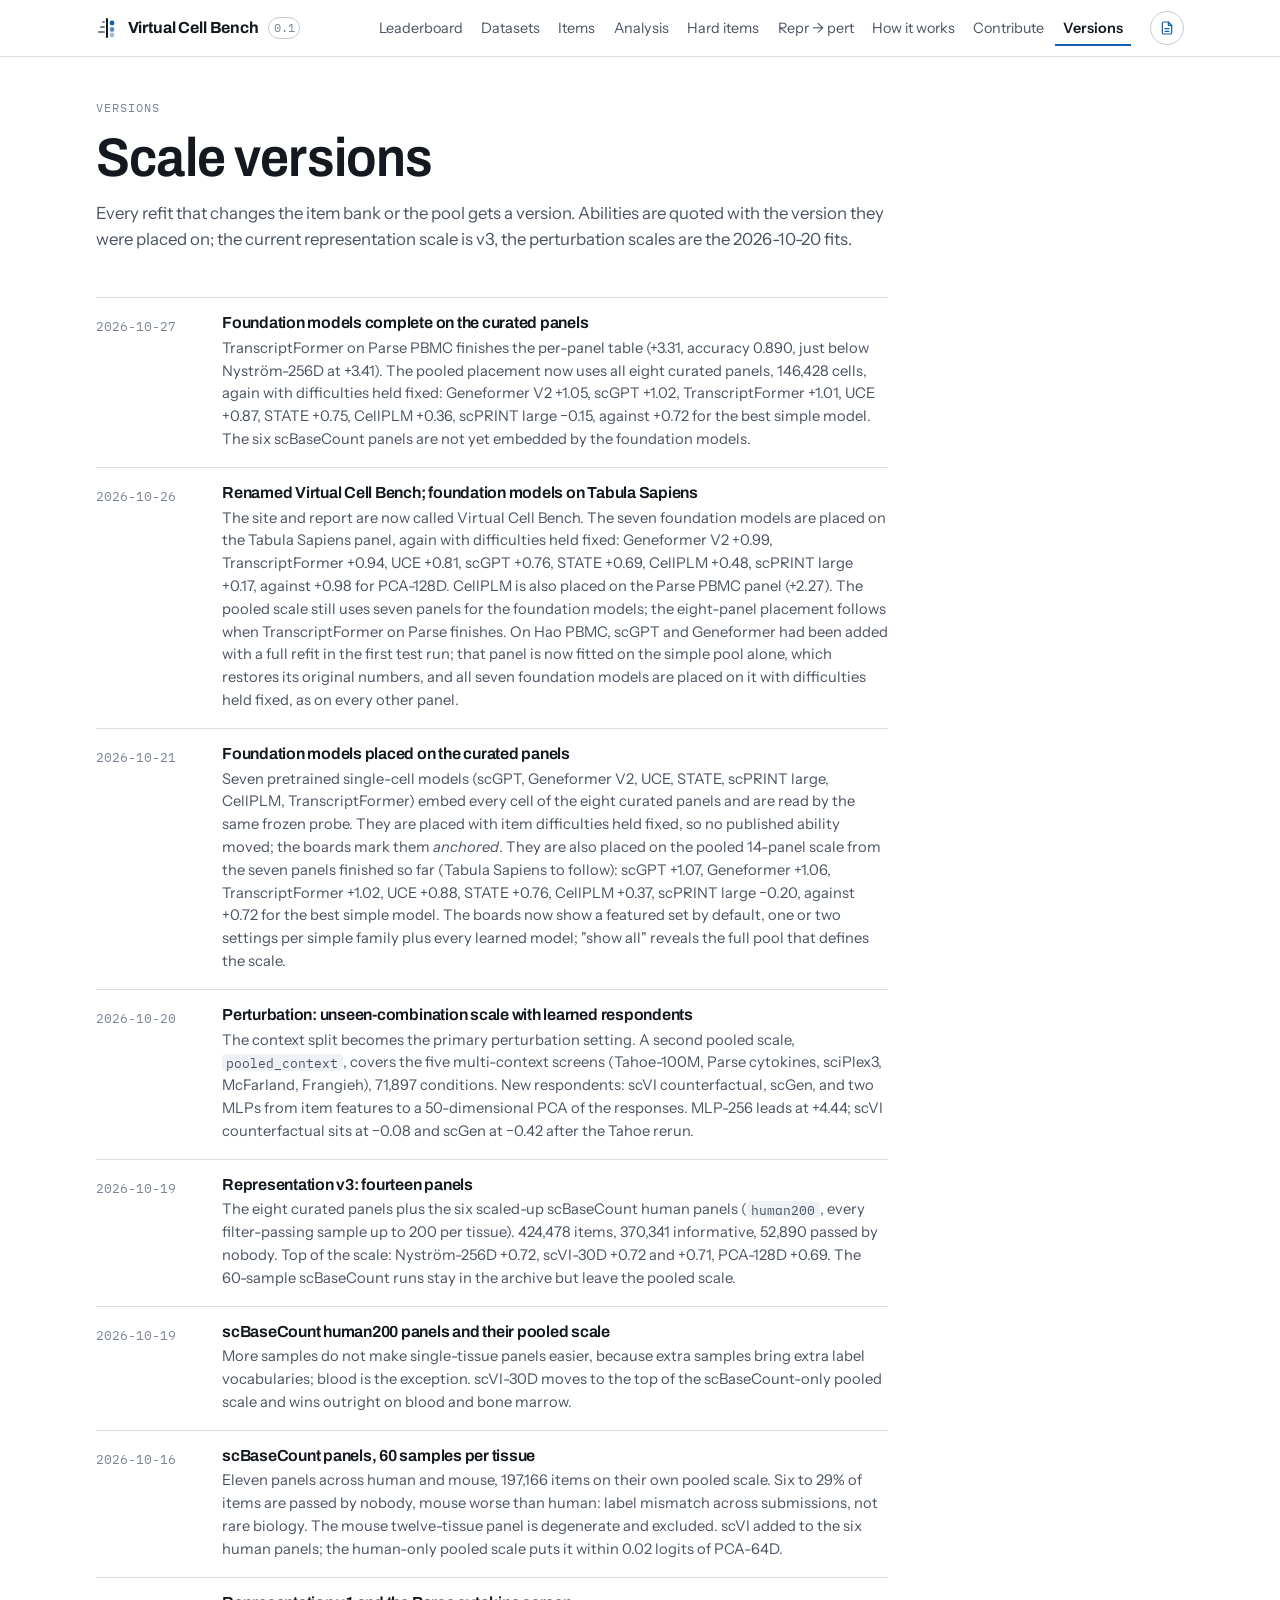
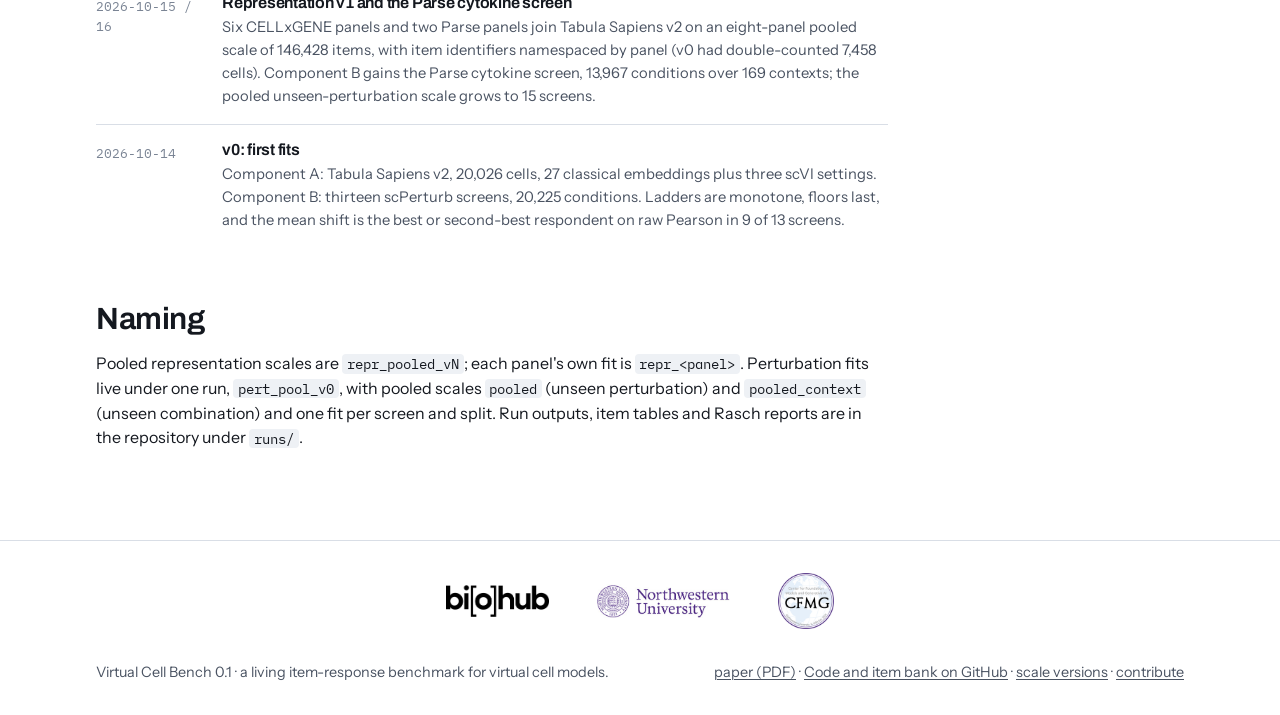
<file: versions/index.html>
<!doctype html>
<html lang="en">
<head>
<meta charset="utf-8">
<meta name="viewport" content="width=device-width, initial-scale=1, viewport-fit=cover">
<title>Versions · Virtual Cell Bench</title>
<meta name="description" content="Changelog of the Virtual Cell Bench scales.">
<link rel="icon" href="data:image/svg+xml,%3Csvg xmlns='http://www.w3.org/2000/svg' viewBox='0 0 32 32'%3E%3Crect width='32' height='32' rx='7' fill='%2314181f'/%3E%3Crect x='14.5' y='5' width='3' height='22' rx='1.5' fill='%23fff'/%3E%3Crect x='6' y='20' width='7' height='2.4' rx='1.2' fill='%23fff' opacity='.6'/%3E%3Crect x='8' y='14' width='5' height='2.4' rx='1.2' fill='%23fff' opacity='.6'/%3E%3Crect x='10' y='8' width='3' height='2.4' rx='1.2' fill='%23fff' opacity='.6'/%3E%3Ccircle cx='22' cy='9' r='2.8' fill='%236ea8f0'/%3E%3Ccircle cx='22' cy='16' r='2.8' fill='%236ea8f0' opacity='.7'/%3E%3Ccircle cx='22' cy='23' r='2.8' fill='%236ea8f0' opacity='.4'/%3E%3C/svg%3E">
<link rel="preconnect" href="https://fonts.googleapis.com">
<link rel="preconnect" href="https://fonts.gstatic.com" crossorigin>
<link rel="stylesheet" href="https://fonts.googleapis.com/css2?family=Archivo:wdth,wght@62..125,400..800&family=Instrument+Sans:wght@400;500;600&family=IBM+Plex+Mono:wght@400;500&display=swap">
<link rel="stylesheet" href="../assets/site.css?v=d2bcbd62cb">
<script type="module" src="../assets/app.js?v=d2bcbd62cb"></script>
</head>
<body data-page="versions" data-base="../">
<div id="nav"></div>
<main>
  <header class="wrap page-head">
    <p class="kicker">Versions</p>
    <h1>Scale versions</h1>
    <p>Every refit that changes the item bank or the pool gets a version. Abilities are quoted with the version they were placed on; the current representation scale is v3, the perturbation scales are the 2026-10-20 fits.</p>
  </header>

  <section class="wrap section tight">
    <div class="timeline">
      <div class="ev"><time>2026-10-27</time><div><h3>Foundation models complete on the curated panels</h3><p>TranscriptFormer on Parse PBMC finishes the per-panel table (+3.31, accuracy 0.890, just below Nyström-256D at +3.41). The pooled placement now uses all eight curated panels, 146,428 cells, again with difficulties held fixed: Geneformer V2 +1.05, scGPT +1.02, TranscriptFormer +1.01, UCE +0.87, STATE +0.75, CellPLM +0.36, scPRINT large −0.15, against +0.72 for the best simple model. The six scBaseCount panels are not yet embedded by the foundation models.</p></div></div>
      <div class="ev"><time>2026-10-26</time><div><h3>Renamed Virtual Cell Bench; foundation models on Tabula Sapiens</h3><p>The site and report are now called Virtual Cell Bench. The seven foundation models are placed on the Tabula Sapiens panel, again with difficulties held fixed: Geneformer V2 +0.99, TranscriptFormer +0.94, UCE +0.81, scGPT +0.76, STATE +0.69, CellPLM +0.48, scPRINT large +0.17, against +0.98 for PCA-128D. CellPLM is also placed on the Parse PBMC panel (+2.27). The pooled scale still uses seven panels for the foundation models; the eight-panel placement follows when TranscriptFormer on Parse finishes. On Hao PBMC, scGPT and Geneformer had been added with a full refit in the first test run; that panel is now fitted on the simple pool alone, which restores its original numbers, and all seven foundation models are placed on it with difficulties held fixed, as on every other panel.</p></div></div>
      <div class="ev"><time>2026-10-21</time><div><h3>Foundation models placed on the curated panels</h3><p>Seven pretrained single-cell models (scGPT, Geneformer V2, UCE, STATE, scPRINT large, CellPLM, TranscriptFormer) embed every cell of the eight curated panels and are read by the same frozen probe. They are placed with item difficulties held fixed, so no published ability moved; the boards mark them <em>anchored</em>. They are also placed on the pooled 14-panel scale from the seven panels finished so far (Tabula Sapiens to follow): scGPT +1.07, Geneformer +1.06, TranscriptFormer +1.02, UCE +0.88, STATE +0.76, CellPLM +0.37, scPRINT large −0.20, against +0.72 for the best simple model. The boards now show a featured set by default, one or two settings per simple family plus every learned model; "show all" reveals the full pool that defines the scale.</p></div></div>
      <div class="ev"><time>2026-10-20</time><div><h3>Perturbation: unseen-combination scale with learned respondents</h3><p>The context split becomes the primary perturbation setting. A second pooled scale, <code>pooled_context</code>, covers the five multi-context screens (Tahoe-100M, Parse cytokines, sciPlex3, McFarland, Frangieh), 71,897 conditions. New respondents: scVI counterfactual, scGen, and two MLPs from item features to a 50-dimensional PCA of the responses. MLP-256 leads at +4.44; scVI counterfactual sits at −0.08 and scGen at −0.42 after the Tahoe rerun.</p></div></div>
      <div class="ev"><time>2026-10-19</time><div><h3>Representation v3: fourteen panels</h3><p>The eight curated panels plus the six scaled-up scBaseCount human panels (<code>human200</code>, every filter-passing sample up to 200 per tissue). 424,478 items, 370,341 informative, 52,890 passed by nobody. Top of the scale: Nyström-256D +0.72, scVI-30D +0.72 and +0.71, PCA-128D +0.69. The 60-sample scBaseCount runs stay in the archive but leave the pooled scale.</p></div></div>
      <div class="ev"><time>2026-10-19</time><div><h3>scBaseCount human200 panels and their pooled scale</h3><p>More samples do not make single-tissue panels easier, because extra samples bring extra label vocabularies; blood is the exception. scVI-30D moves to the top of the scBaseCount-only pooled scale and wins outright on blood and bone marrow.</p></div></div>
      <div class="ev"><time>2026-10-16</time><div><h3>scBaseCount panels, 60 samples per tissue</h3><p>Eleven panels across human and mouse, 197,166 items on their own pooled scale. Six to 29% of items are passed by nobody, mouse worse than human: label mismatch across submissions, not rare biology. The mouse twelve-tissue panel is degenerate and excluded. scVI added to the six human panels; the human-only pooled scale puts it within 0.02 logits of PCA-64D.</p></div></div>
      <div class="ev"><time>2026-10-15 / 16</time><div><h3>Representation v1 and the Parse cytokine screen</h3><p>Six CELLxGENE panels and two Parse panels join Tabula Sapiens v2 on an eight-panel pooled scale of 146,428 items, with item identifiers namespaced by panel (v0 had double-counted 7,458 cells). Component B gains the Parse cytokine screen, 13,967 conditions over 169 contexts; the pooled unseen-perturbation scale grows to 15 screens.</p></div></div>
      <div class="ev"><time>2026-10-14</time><div><h3>v0: first fits</h3><p>Component A: Tabula Sapiens v2, 20,026 cells, 27 classical embeddings plus three scVI settings. Component B: thirteen scPerturb screens, 20,225 conditions. Ladders are monotone, floors last, and the mean shift is the best or second-best respondent on raw Pearson in 9 of 13 screens.</p></div></div>
    </div>
    <div class="prose" style="margin-top:2rem">
      <h2>Naming</h2>
      <p>Pooled representation scales are <code>repr_pooled_vN</code>; each panel's own fit is <code>repr_&lt;panel&gt;</code>. Perturbation fits live under one run, <code>pert_pool_v0</code>, with pooled scales <code>pooled</code> (unseen perturbation) and <code>pooled_context</code> (unseen combination) and one fit per screen and split. Run outputs, item tables and Rasch reports are in the repository under <code>runs/</code>.</p>
    </div>
  </section>

</main>
<div id="footer"></div>
</body>
</html>
</file>
<file: assets/site.css>
/* Virtual Cell Bench — one stylesheet, no build step.
   Layout: a single reading column (72ch) for prose, a wider column (1120px) for boards and charts.
   The logit scale is the visual motif: a vertical hairline axis runs through the hero and section heads. */

:root {
  /* color tokens, light */
  --bg: #ffffff;
  --bg-2: #ffffff;
  --bg-3: #eef1f5;
  --fg: #14181f;
  --fg-2: #4a5362;
  --fg-3: #7a8494;
  --line: #d9dee6;
  --line-2: #c3cad5;
  --accent: #0f5fb5;
  --accent-2: #0b4d93;
  --accent-soft: #dbe8f8;
  --warn: #b35c00;
  --warn-soft: #fbe9d6;
  --ok: #0c6b2a;
  /* categorical slots (validated, light) */
  --s1: #2a78d6; --s2: #eb6834; --s3: #1baf7a; --s4: #eda100; --s5: #e87ba4; --s6: #008300; --s7: #6250d6; --s8: #e34948; --s0: #8a93a2;
  --seq-1: #cde2fb; --seq-2: #86b6ef; --seq-3: #3987e5; --seq-4: #1c5cab; --seq-5: #0d366b;
  /* type */
  --display: "Archivo", "Helvetica Neue", Arial, sans-serif;
  --body: "Instrument Sans", "Segoe UI", Helvetica, Arial, sans-serif;
  --mono: "IBM Plex Mono", ui-monospace, "SFMono-Regular", Menlo, monospace;
  --radius: 6px;
  --shadow: 0 1px 2px rgba(20, 24, 31, 0.06), 0 6px 20px rgba(20, 24, 31, 0.05);
  --wide: 1120px;
  --read: 72ch;
  color-scheme: light;
}

*, *::before, *::after { box-sizing: border-box; }
html { -webkit-text-size-adjust: 100%; scroll-behavior: smooth; }
@media (prefers-reduced-motion: reduce) { html { scroll-behavior: auto; } *, *::before, *::after { animation: none !important; transition: none !important; } }
body {
  margin: 0; background: var(--bg); color: var(--fg); font-family: var(--body); font-size: 16px; line-height: 1.55;
  font-feature-settings: "ss01", "cv11"; min-height: 100%;
}
h1, h2, h3, h4 { font-family: var(--display); font-weight: 640; line-height: 1.12; letter-spacing: -0.015em; text-wrap: balance; margin: 0; }
h1 { font-size: clamp(2rem, 4.5vw, 3.4rem); font-stretch: 92%; }
h2 { font-size: clamp(1.45rem, 2.4vw, 1.95rem); }
h3 { font-size: 1.15rem; }
h4 { font-size: 1rem; }
p { margin: 0; }
a { color: var(--accent); text-decoration-thickness: 1px; text-underline-offset: 2px; }
a:hover { color: var(--accent-2); }
code, pre, .mono { font-family: var(--mono); font-size: 0.86em; }
pre { background: var(--bg-3); border: 1px solid var(--line); border-radius: var(--radius); padding: 0.9rem 1rem; overflow-x: auto; line-height: 1.5; }
code { background: var(--bg-3); padding: 0.05em 0.35em; border-radius: 4px; }
pre code { background: none; padding: 0; }
small, .small { font-size: 0.85rem; }
.muted { color: var(--fg-2); }
.faint { color: var(--fg-3); }
.num, td.num, .tabular { font-variant-numeric: tabular-nums; }
:focus-visible { outline: 2px solid var(--accent); outline-offset: 2px; }
button { font: inherit; color: inherit; }
img, svg { max-width: 100%; }
hr { border: 0; border-top: 1px solid var(--line); margin: 0; }
[hidden] { display: none !important; }

/* ---------- chrome ---------- */
.nav {
  position: sticky; top: 0; z-index: 20; background: color-mix(in srgb, var(--bg) 86%, transparent); backdrop-filter: blur(10px);
  border-bottom: 1px solid var(--line);
}
.nav-inner {
  max-width: var(--wide); margin: 0 auto; display: flex; align-items: center; gap: 1.2rem; min-height: 56px;
  padding-inline: max(16px, env(safe-area-inset-left, 0px)) max(16px, env(safe-area-inset-right, 0px));
}
.brand { display: inline-flex; align-items: center; gap: 0.6rem; font-family: var(--display); font-weight: 700; letter-spacing: -0.01em; text-decoration: none; color: var(--fg); white-space: nowrap; }
.brand .mark { width: 22px; height: 22px; display: block; }
.brand .ver { font-family: var(--mono); font-weight: 400; font-size: 0.72rem; color: var(--fg-3); padding: 0.1em 0.4em; border: 1px solid var(--line-2); border-radius: 999px; }
.nav-links { display: flex; gap: 0.15rem; margin-left: auto; overflow-x: auto; scrollbar-width: none; }
.nav-links::-webkit-scrollbar { display: none; }
.nav-links a { color: var(--fg-2); text-decoration: none; font-size: 0.9rem; padding: 0.45rem 0.5rem; border-radius: 4px; white-space: nowrap; }
.nav-links a:hover { color: var(--fg); background: var(--bg-3); }
.nav-links a[aria-current="page"] { color: var(--fg); font-weight: 600; box-shadow: inset 0 -2px 0 var(--accent); border-radius: 0; }
.theme-btn { border: 1px solid var(--line-2); background: var(--bg-2); border-radius: 999px; width: 34px; height: 34px; display: inline-grid; place-items: center; cursor: pointer; flex: none; }
.theme-btn svg { width: 16px; height: 16px; }
.theme-btn:hover { background: var(--bg-3); }
.footer { border-top: 1px solid var(--line); margin-top: 4rem; color: var(--fg-2); font-size: 0.9rem; }
.footer-inner { max-width: var(--wide); margin: 0 auto; padding-block: 2rem; padding-inline: max(16px, env(safe-area-inset-left, 0px)) max(16px, env(safe-area-inset-right, 0px)); display: flex; flex-wrap: wrap; gap: 1rem 2rem; justify-content: space-between; }
.footer a { color: inherit; }
.footer-logos { max-width: var(--wide); margin: 0 auto; padding: 2rem max(16px, env(safe-area-inset-left, 0px)) 0; display: flex; flex-wrap: wrap; align-items: center; justify-content: center; gap: 1.5rem 3rem; background: #ffffff; }
.footer-logos img { display: block; width: auto; max-width: 100%; }

/* ---------- layout ---------- */
.wrap { max-width: var(--wide); margin: 0 auto; padding-inline: max(16px, env(safe-area-inset-left, 0px)) max(16px, env(safe-area-inset-right, 0px)); }
.read { max-width: var(--read); }
.section { padding-block: 3.2rem; }
.section + .section { border-top: 1px solid var(--line); }
.section.tight { padding-block: 1.6rem; }
.head { display: grid; gap: 0.6rem; margin-bottom: 1.6rem; max-width: var(--read); }
.head .kicker { font-family: var(--mono); font-size: 0.74rem; letter-spacing: 0.08em; text-transform: uppercase; color: var(--fg-3); }
.head p.lead { color: var(--fg-2); font-size: 1.02rem; }
.page-head { padding-block: 2.6rem 1.2rem; display: grid; gap: 0.7rem; }
.page-head .kicker { font-family: var(--mono); font-size: 0.74rem; letter-spacing: 0.08em; text-transform: uppercase; color: var(--fg-3); }
.page-head p { color: var(--fg-2); max-width: var(--read); font-size: 1.05rem; }
.grid { display: grid; gap: 1rem; }
.grid.cols-2 { grid-template-columns: repeat(auto-fit, minmax(min(100%, 320px), 1fr)); }
.grid.cols-3 { grid-template-columns: repeat(auto-fit, minmax(min(100%, 280px), 1fr)); }
.grid.cols-4 { grid-template-columns: repeat(auto-fit, minmax(min(100%, 220px), 1fr)); }
.prose { max-width: var(--read); display: grid; gap: 0.9rem; }
.prose h2 { margin-top: 1.4rem; }
.prose h3 { margin-top: 0.8rem; }
.prose ul, .prose ol { margin: 0; padding-left: 1.3rem; display: grid; gap: 0.35rem; }
.prose li::marker { color: var(--fg-3); }
.prose table { font-size: 0.92rem; }
.callout { border-left: 3px solid var(--accent); background: var(--accent-soft); padding: 0.8rem 1rem; border-radius: 0 var(--radius) var(--radius) 0; }
.callout.warn { border-color: var(--warn); background: var(--warn-soft); }
.note { color: var(--fg-2); font-size: 0.9rem; }
.btn { display: inline-flex; align-items: center; gap: 0.4rem; padding: 0.6rem 1rem; border: 1px solid var(--line-2); border-radius: var(--radius); background: var(--bg-2); color: var(--fg); text-decoration: none; font-weight: 500; cursor: pointer; }
.btn:hover { background: var(--bg-3); color: var(--fg); }
.btn.primary { background: var(--accent); border-color: var(--accent); color: #fff; }
.btn.primary:hover { background: var(--accent-2); color: #fff; }
.cta { display: flex; flex-wrap: wrap; gap: 0.6rem; }
.arr { font-family: var(--mono); }

/* ---------- hero ---------- */
.hero { padding-block: 3rem 2.4rem; display: grid; gap: 2rem; grid-template-columns: minmax(0, 1fr); align-items: center; }
@media (min-width: 900px) { .hero { grid-template-columns: minmax(0, 5fr) minmax(0, 6fr); gap: 3rem; } }
.hero-copy { display: grid; gap: 1.2rem; }
.hero-copy .kicker { font-family: var(--mono); font-size: 0.78rem; letter-spacing: 0.08em; text-transform: uppercase; color: var(--fg-3); }
.hero-copy h1 span { display: block; }
.hero-copy h1 em { font-style: normal; color: var(--accent); }
.hero-copy .lead { color: var(--fg-2); font-size: 1.08rem; max-width: 52ch; }
.hero-fig { min-width: 0; }
.hero-fig figcaption { font-size: 0.82rem; color: var(--fg-3); margin-top: 0.4rem; }

/* ---------- big numbers ---------- */
.bignums { display: grid; grid-template-columns: repeat(auto-fit, minmax(min(100%, 150px), 1fr)); gap: 0; border-top: 1px solid var(--line); border-bottom: 1px solid var(--line); margin: 0; }
.bignums div { padding: 1.2rem 1rem 1.1rem 0; border-right: 1px solid var(--line); display: grid; gap: 0.15rem; align-content: start; }
.bignums div:last-child { border-right: 0; }
.bignums div + div { padding-left: 1rem; }
.bignums dt { font-size: 0.78rem; color: var(--fg-3); order: 2; }
.bignums dd { margin: 0; font-family: var(--display); font-size: clamp(1.5rem, 3vw, 2.1rem); font-weight: 640; letter-spacing: -0.02em; font-variant-numeric: tabular-nums; order: 1; }
.bignums dd small { font-size: 0.55em; font-weight: 500; color: var(--fg-2); margin-left: 0.15em; }

/* ---------- segmented controls & selects ---------- */
.bar { display: flex; flex-wrap: wrap; gap: 0.6rem 0.8rem; align-items: center; margin-bottom: 1rem; }
.bar .grow { flex: 1; }
.seg { display: inline-flex; border: 1px solid var(--line-2); border-radius: var(--radius); overflow: hidden; background: var(--bg-2); }
.seg button { border: 0; background: transparent; padding: 0.45rem 0.8rem; cursor: pointer; color: var(--fg-2); font-size: 0.9rem; white-space: nowrap; }
.seg button + button { border-left: 1px solid var(--line); }
.seg button.on, .seg button[aria-pressed="true"] { background: var(--fg); color: var(--bg); }
.seg button:hover:not(.on) { background: var(--bg-3); color: var(--fg); }
select.sel, input.inp { font: inherit; font-size: 0.92rem; color: var(--fg); background: var(--bg-2); border: 1px solid var(--line-2); border-radius: var(--radius); padding: 0.42rem 0.6rem; max-width: 100%; }
input.inp { min-width: 0; width: min(100%, 320px); }
.chip { display: inline-flex; align-items: center; gap: 0.35rem; font-size: 0.78rem; border: 1px solid var(--line-2); border-radius: 999px; padding: 0.1rem 0.55rem; color: var(--fg-2); white-space: nowrap; }
.chip.warn { border-color: var(--warn); color: var(--warn); }
.sw { display: inline-block; width: 10px; height: 10px; border-radius: 3px; background: var(--c, var(--s0)); flex: none; }
.legend { display: flex; flex-wrap: wrap; gap: 0.35rem 1rem; font-size: 0.82rem; color: var(--fg-2); margin-top: 0.6rem; }
.legend span { display: inline-flex; align-items: center; gap: 0.4rem; }

/* ---------- ability board ---------- */
.board { display: grid; gap: 2px; }
.board-axis, .brow { display: grid; grid-template-columns: minmax(0, 290px) minmax(0, 1fr) 74px; gap: 0.8rem; align-items: center; }
@media (max-width: 900px) { .board-axis, .brow { grid-template-columns: minmax(0, 210px) minmax(0, 1fr) 74px; } }
@media (max-width: 640px) { .board-axis, .brow { grid-template-columns: minmax(0, 140px) minmax(0, 1fr) 60px; gap: 0.5rem; } }
.board-axis { color: var(--fg-3); font-size: 0.74rem; font-family: var(--mono); padding-bottom: 0.3rem; }
.board-axis .ticks { position: relative; height: 14px; }
.board-axis .ticks i { position: absolute; transform: translateX(-50%); font-style: normal; }
.brow { padding: 0.28rem 0.35rem; border-radius: 4px; background: transparent; border: 0; text-align: left; width: 100%; cursor: pointer; }
.brow:hover { background: var(--bg-3); }
.brow.on { background: var(--accent-soft); }
.brow.still { cursor: default; }
.brow.still:hover { background: transparent; }
.bname { display: flex; align-items: center; gap: 0.5rem; min-width: 0; font-size: 0.9rem; }
.bname b { font-weight: 560; overflow: hidden; text-overflow: ellipsis; white-space: nowrap; }
.bname .rank { font-family: var(--mono); font-size: 0.72rem; color: var(--fg-3); width: 1.6em; flex: none; text-align: right; }
.track { position: relative; height: 18px; min-width: 0; }
.track .zero { position: absolute; top: -3px; bottom: -3px; left: var(--z); width: 1px; background: var(--line-2); }
.track .bar-fill { position: absolute; top: 3px; height: 12px; left: var(--l); width: var(--w); background: var(--c); border-radius: 0 3px 3px 0; opacity: 0.85; }
.track .bar-fill.neg { border-radius: 3px 0 0 3px; }
.track .whisker { position: absolute; top: 8.5px; height: 1px; left: var(--l); width: var(--w); background: var(--fg); opacity: 0.6; }
.track .dot { position: absolute; top: 5px; width: 8px; height: 8px; border-radius: 50%; background: var(--c); border: 2px solid var(--bg); left: var(--x); transform: translateX(-50%); box-sizing: content-box; }
.bval { font-family: var(--mono); font-size: 0.82rem; text-align: right; white-space: nowrap; }
.bval small { color: var(--fg-3); display: block; font-size: 0.7rem; }
.bdetail { grid-column: 1 / -1; background: var(--bg-2); border: 1px solid var(--line); border-radius: var(--radius); padding: 0.9rem 1rem; margin: 0.2rem 0 0.6rem; display: grid; gap: 0.8rem; }
.bdetail h4 { display: flex; flex-wrap: wrap; gap: 0.5rem 0.8rem; align-items: baseline; }
.bdetail .stats { display: flex; flex-wrap: wrap; gap: 0.3rem 1.2rem; font-size: 0.86rem; color: var(--fg-2); }
.bdetail .stats b { color: var(--fg); font-family: var(--mono); font-weight: 500; }
.minis { display: grid; grid-template-columns: repeat(auto-fill, minmax(min(100%, 240px), 1fr)); gap: 0.35rem 1.2rem; }
.mini { display: grid; grid-template-columns: minmax(0, 1fr) 46px; gap: 0.5rem; align-items: center; font-size: 0.8rem; }
.mini .lab { overflow: hidden; text-overflow: ellipsis; white-space: nowrap; color: var(--fg-2); }
.mini .val { font-family: var(--mono); text-align: right; }
.mini .bar-mini { height: 4px; background: var(--bg-3); border-radius: 2px; position: relative; overflow: hidden; grid-column: 1 / -1; }
.mini .bar-mini i { position: absolute; top: 0; bottom: 0; background: var(--c, var(--accent)); left: var(--l); width: var(--w); }
.why4 { display: grid; grid-template-columns: repeat(auto-fit, minmax(min(100%, 440px), 1fr)); gap: 1rem; }
.why4 .fig h3 { font-size: 1.05rem; }
ul.spec { margin: 0; padding-left: 1.1rem; display: grid; gap: 0.35rem; font-size: 0.92rem; color: var(--fg-2); }
ul.spec li::marker { color: var(--fg-3); }
.card pre { font-size: 0.74rem; margin: 0; }
.card .sub { font-size: 0.85rem; color: var(--fg-2); }
.rules6 { display: grid; grid-template-columns: repeat(auto-fit, minmax(min(100%, 260px), 1fr)); gap: 1rem; }
.rule { display: grid; gap: 0.35rem; padding: 1rem; border: 1px solid var(--line); border-radius: var(--radius); background: var(--bg-2); }
.rule h4 { font-size: 0.98rem; }
.rule p { font-size: 0.9rem; color: var(--fg-2); }

/* ---------- cards ---------- */
.cards { display: grid; grid-template-columns: repeat(auto-fill, minmax(min(100%, 300px), 1fr)); gap: 1rem; }
.card { background: var(--bg-2); border: 1px solid var(--line); border-radius: var(--radius); padding: 1rem 1.1rem; display: grid; gap: 0.6rem; align-content: start; min-width: 0; }
.card h3 { font-size: 1.05rem; display: flex; justify-content: space-between; gap: 0.6rem; align-items: baseline; }
.card .src { font-size: 0.82rem; color: var(--fg-3); }
.card dl { display: grid; grid-template-columns: auto 1fr; gap: 0.15rem 0.8rem; margin: 0; font-size: 0.86rem; }
.card dt { color: var(--fg-3); }
.card dd { margin: 0; font-variant-numeric: tabular-nums; }
.card .spark { height: 44px; }
.card .top { font-size: 0.86rem; color: var(--fg-2); }

/* ---------- tables ---------- */
.tbl-wrap { overflow-x: auto; border: 1px solid var(--line); border-radius: var(--radius); background: var(--bg-2); }
table { border-collapse: collapse; width: 100%; font-size: 0.9rem; }
th, td { text-align: left; padding: 0.5rem 0.7rem; border-bottom: 1px solid var(--line); vertical-align: top; }
th { font-weight: 600; font-size: 0.8rem; color: var(--fg-2); background: var(--bg-3); position: sticky; top: 0; white-space: nowrap; }
th.sortable { cursor: pointer; user-select: none; }
th.sortable:hover { color: var(--fg); }
th.sorted::after { content: " ▾"; color: var(--accent); }
th.sorted.asc::after { content: " ▴"; }
td.num, th.num { text-align: right; font-variant-numeric: tabular-nums; }
tbody tr:hover { background: var(--bg-3); }
tbody tr:last-child td { border-bottom: 0; }
.pager { display: flex; gap: 0.6rem; align-items: center; font-size: 0.86rem; color: var(--fg-2); margin-top: 0.6rem; flex-wrap: wrap; }
.pager button { border: 1px solid var(--line-2); background: var(--bg-2); border-radius: 4px; padding: 0.25rem 0.6rem; cursor: pointer; }
.pager button:disabled { opacity: 0.4; cursor: default; }

/* ---------- charts ---------- */
.fig { background: var(--bg-2); border: 1px solid var(--line); border-radius: var(--radius); padding: 1rem; min-width: 0; display: grid; gap: 0.5rem; }
.fig h3 { font-size: 1rem; }
.fig .sub { font-size: 0.85rem; color: var(--fg-2); }
.fig svg { width: 100%; height: auto; display: block; }
.fig .foot { font-size: 0.8rem; color: var(--fg-3); }
svg text { font-family: var(--body); fill: var(--fg-2); font-size: 11px; }
svg text.mono { font-family: var(--mono); }
svg .axis line, svg .axis path { stroke: var(--line-2); stroke-width: 1; }
svg .grid line { stroke: var(--line); stroke-width: 1; }
svg .zero { stroke: var(--fg-3); stroke-width: 1; }
svg .lab { fill: var(--fg); }
svg .mark { cursor: pointer; }
#tip { position: fixed; z-index: 50; pointer-events: none; background: var(--fg); color: var(--bg); font-size: 0.8rem; padding: 0.4rem 0.6rem; border-radius: 4px; max-width: 280px; box-shadow: var(--shadow); line-height: 1.4; }
#tip b { font-weight: 600; }

/* wright map (hero) */
.wright rect.hbar { fill: var(--s1); opacity: 0.85; transform-box: fill-box; transform-origin: right center; }
.wright line.tick { stroke: var(--fg); stroke-width: 1.5; }
.wright text.tlab { font-size: 10.5px; fill: var(--fg); }
.wright .axis-main { stroke: var(--fg-3); stroke-width: 1.2; }
@keyframes grow { from { transform: scaleX(0); } to { transform: scaleX(1); } }
@keyframes drop { from { opacity: 0; transform: translateY(-6px); } to { opacity: 1; transform: none; } }
.wright.anim rect.hbar { animation: grow 0.9s cubic-bezier(.2,.7,.2,1) both; animation-delay: calc(var(--i) * 18ms); }
.wright.anim g.model { animation: drop 0.6s ease both; animation-delay: calc(0.5s + var(--i) * 45ms); }

/* loop diagram */
.loop { display: grid; grid-template-columns: repeat(auto-fit, minmax(min(100%, 200px), 1fr)); gap: 0.8rem; counter-reset: step; }
.loop .step { position: relative; padding: 1rem 1rem 1rem 1rem; border: 1px solid var(--line); border-radius: var(--radius); background: var(--bg-2); display: grid; gap: 0.35rem; }
.loop .step::before { counter-increment: step; content: counter(step); font-family: var(--mono); font-size: 0.72rem; color: var(--fg-3); }
.loop .step h4 { font-size: 1rem; }
.loop .step p { font-size: 0.88rem; color: var(--fg-2); }
.loop .step::after { content: "→"; position: absolute; right: -0.9rem; top: 50%; transform: translateY(-50%); color: var(--fg-3); font-family: var(--mono); }
.loop .step:last-child::after { content: "↺"; }
@media (max-width: 640px) { .loop .step::after { display: none; } }

/* trust list */
.trust { display: grid; gap: 0.8rem; max-width: var(--read); }
.trust li { display: grid; grid-template-columns: 24px 1fr; gap: 0.7rem; align-items: start; }
.trust ul { list-style: none; padding: 0; margin: 0; display: grid; gap: 0.8rem; }
.trust .ico { width: 24px; height: 24px; color: var(--accent); }
.trust b { display: block; }
.trust span { color: var(--fg-2); font-size: 0.94rem; }

/* home teasers */
.teaser { display: grid; gap: 1rem; grid-template-columns: minmax(0, 1fr); }
@media (min-width: 820px) { .teaser { grid-template-columns: minmax(0, 2fr) minmax(0, 3fr); align-items: start; } }
.teaser .txt { display: grid; gap: 0.7rem; }
.teaser .txt p { color: var(--fg-2); }

/* citation */
.cite { position: relative; }
.cite button { position: absolute; top: 0.5rem; right: 0.5rem; font-size: 0.78rem; border: 1px solid var(--line-2); background: var(--bg-2); border-radius: 4px; padding: 0.2rem 0.5rem; cursor: pointer; }

/* versions */
.timeline { display: grid; gap: 0; max-width: var(--read); }
.timeline .ev { display: grid; grid-template-columns: 110px 1fr; gap: 1rem; padding: 1rem 0; border-top: 1px solid var(--line); }
.timeline .ev time { font-family: var(--mono); font-size: 0.8rem; color: var(--fg-3); padding-top: 0.2rem; }
.timeline .ev h3 { font-size: 1rem; margin-bottom: 0.3rem; }
.timeline .ev p, .timeline .ev li { font-size: 0.92rem; color: var(--fg-2); }
.timeline .ev ul { margin: 0.3rem 0 0; padding-left: 1.2rem; }
@media (max-width: 520px) { .timeline .ev { grid-template-columns: 1fr; gap: 0.2rem; } }

.scale-rule { width: 2px; background: var(--line-2); height: 44px; margin: 0 0 1.2rem 0.3rem; position: relative; }
.scale-rule::before, .scale-rule::after { content: ""; position: absolute; left: -3px; width: 8px; height: 1px; background: var(--fg-3); }
.scale-rule::before { top: 0; } .scale-rule::after { bottom: 0; }
.empty { color: var(--fg-3); font-size: 0.9rem; padding: 1rem; border: 1px dashed var(--line-2); border-radius: var(--radius); }

/* key-value list in cards: stacked, the value in mono under its label */
.card dl.kv, dl.kv { display: block; margin: 0 0 1rem; font-size: 0.9rem; }
dl.kv dt { color: var(--fg-2); margin-top: 0.5rem; }
dl.kv dd { margin: 0.1rem 0 0; font-family: var(--mono); font-size: 0.88rem; }

/* pipeline scene: a wide drawn figure that scrolls sideways on small screens */
.scene { margin: 0; display: grid; gap: 0.8rem; }
.scene .scene-svg { min-width: 960px; width: 100%; height: auto; display: block; font-family: var(--body); }
@media (max-width: 1000px) { .scene { overflow-x: auto; padding-bottom: 0.5rem; } }
.scene figcaption { font-size: 0.86rem; color: var(--fg-2); max-width: var(--read); }

/* ---- home pipeline figure: staged reveal once it scrolls into view (class "anim" set by home.js) ---- */
.pipeline .pp-step, .pipeline .pp-arrow, .pipeline .pp-cell.on, .pipeline .pp-mark, .pipeline .pp-bar, .pipeline .pp-dot { transform-box: fill-box; transform-origin: center; }
@media (prefers-reduced-motion: no-preference) {
  .pipeline.anim .pp-step { opacity: 0; animation: pp-in 0.55s cubic-bezier(0.2, 0.7, 0.2, 1) forwards; animation-delay: calc(var(--i) * 0.45s); }
  .pipeline.anim .pp-arrow { opacity: 0; animation: pp-in 0.35s ease-out forwards; animation-delay: calc(var(--i) * 0.45s + 0.4s); }
  .pipeline.anim .pp-mark { opacity: 0; animation: pp-pop 0.25s ease-out forwards; animation-delay: calc(0.45s + 0.35s + var(--j) * 0.045s); }
  .pipeline.anim .pp-cell.on { opacity: 0; animation: pp-pop 0.25s ease-out forwards; animation-delay: calc(0.9s + 0.35s + var(--j) * 0.012s); }
  .pipeline.anim .pp-bar { transform: scaleX(0); transform-origin: right center; animation: pp-grow 0.4s cubic-bezier(0.2, 0.7, 0.2, 1) forwards; animation-delay: calc(1.8s + 0.35s + var(--j) * 0.06s); }
  .pipeline.anim .pp-dot { opacity: 0; animation: pp-pop 0.3s ease-out forwards; animation-delay: calc(1.8s + 0.7s + var(--j) * 0.1s); }
  .pipeline.anim .pp-loop { animation: pp-march 1.4s linear infinite; animation-delay: 2.7s; }
}
@keyframes pp-in { from { opacity: 0; transform: translateY(10px); } to { opacity: 1; transform: none; } }
@keyframes pp-pop { from { opacity: 0; transform: scale(0.6); } to { opacity: 1; transform: none; } }
@keyframes pp-grow { to { transform: none; } }
@keyframes pp-march { from { stroke-dashoffset: 16; } to { stroke-dashoffset: 0; } }

.toggle { display: inline-flex; align-items: center; gap: 0.4rem; font-size: 0.9rem; color: var(--fg-2); cursor: pointer; }
.toggle input { accent-color: var(--accent); }
</file>
